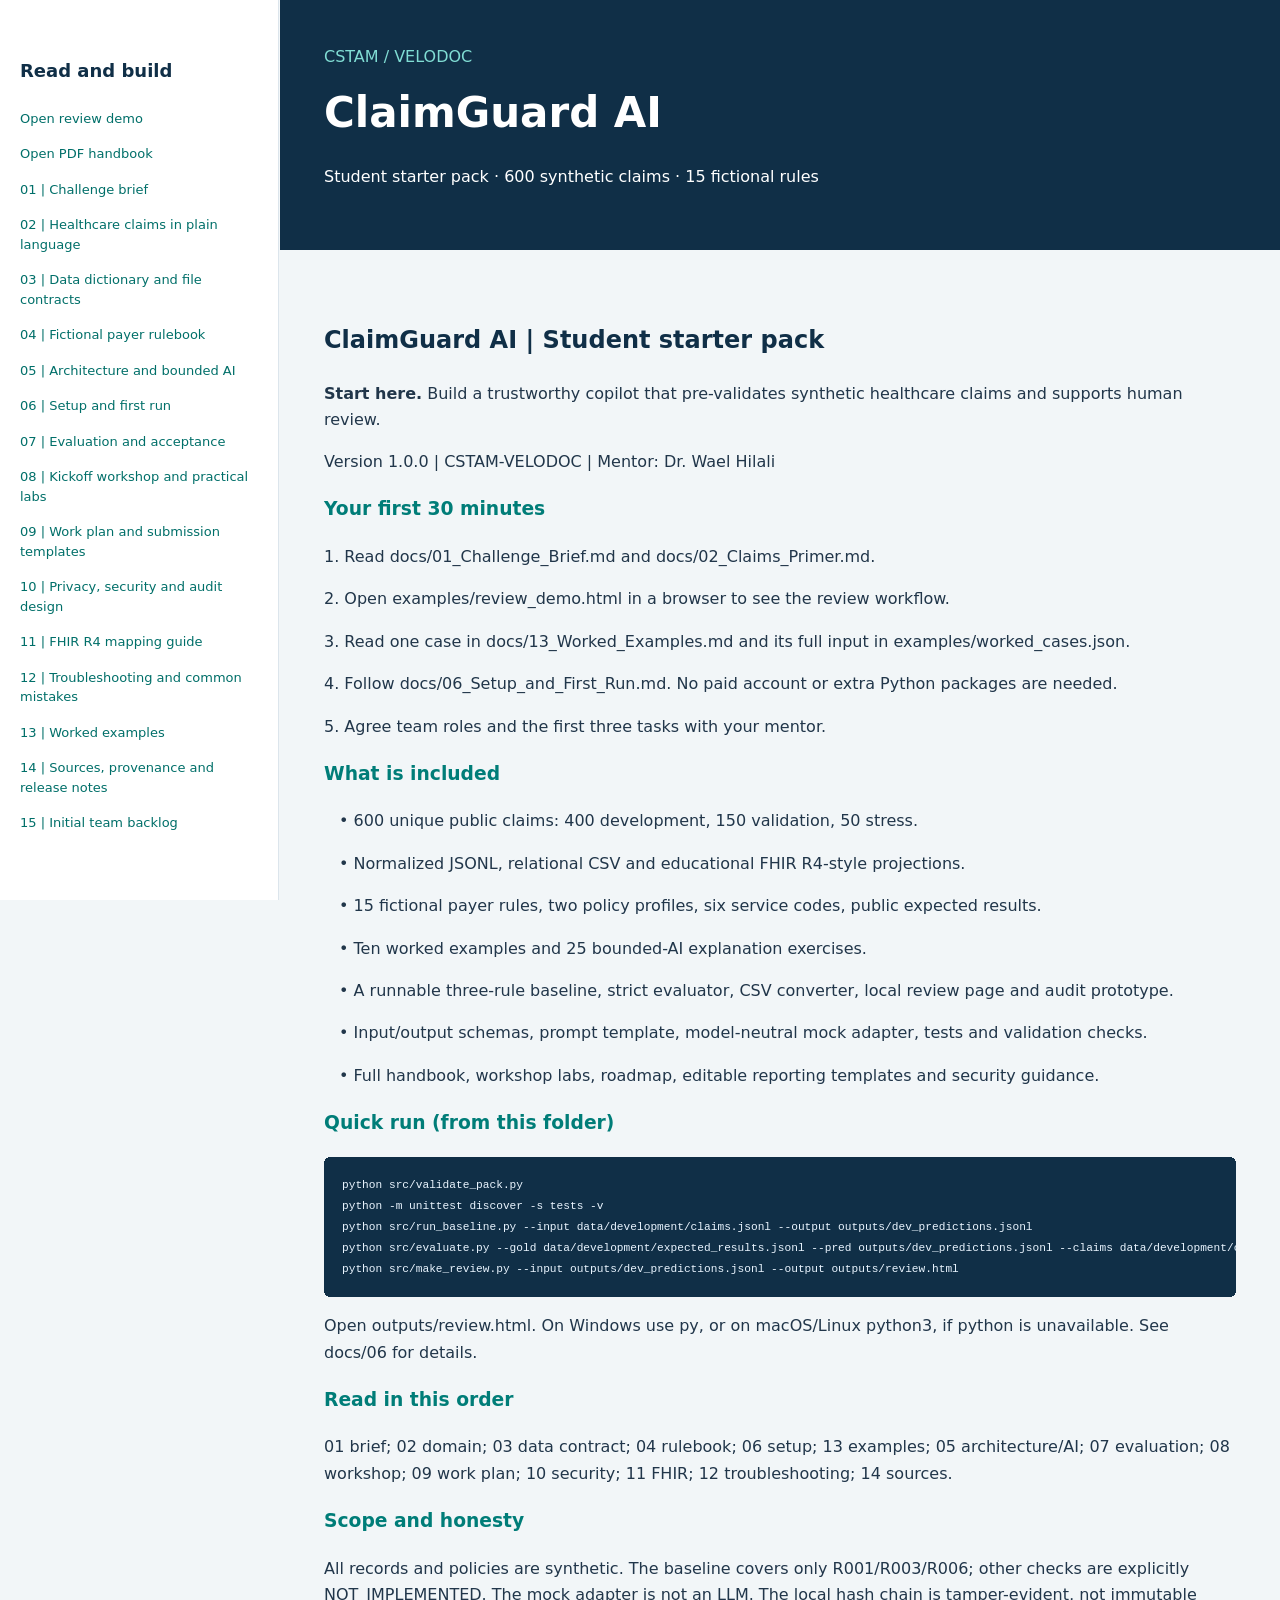
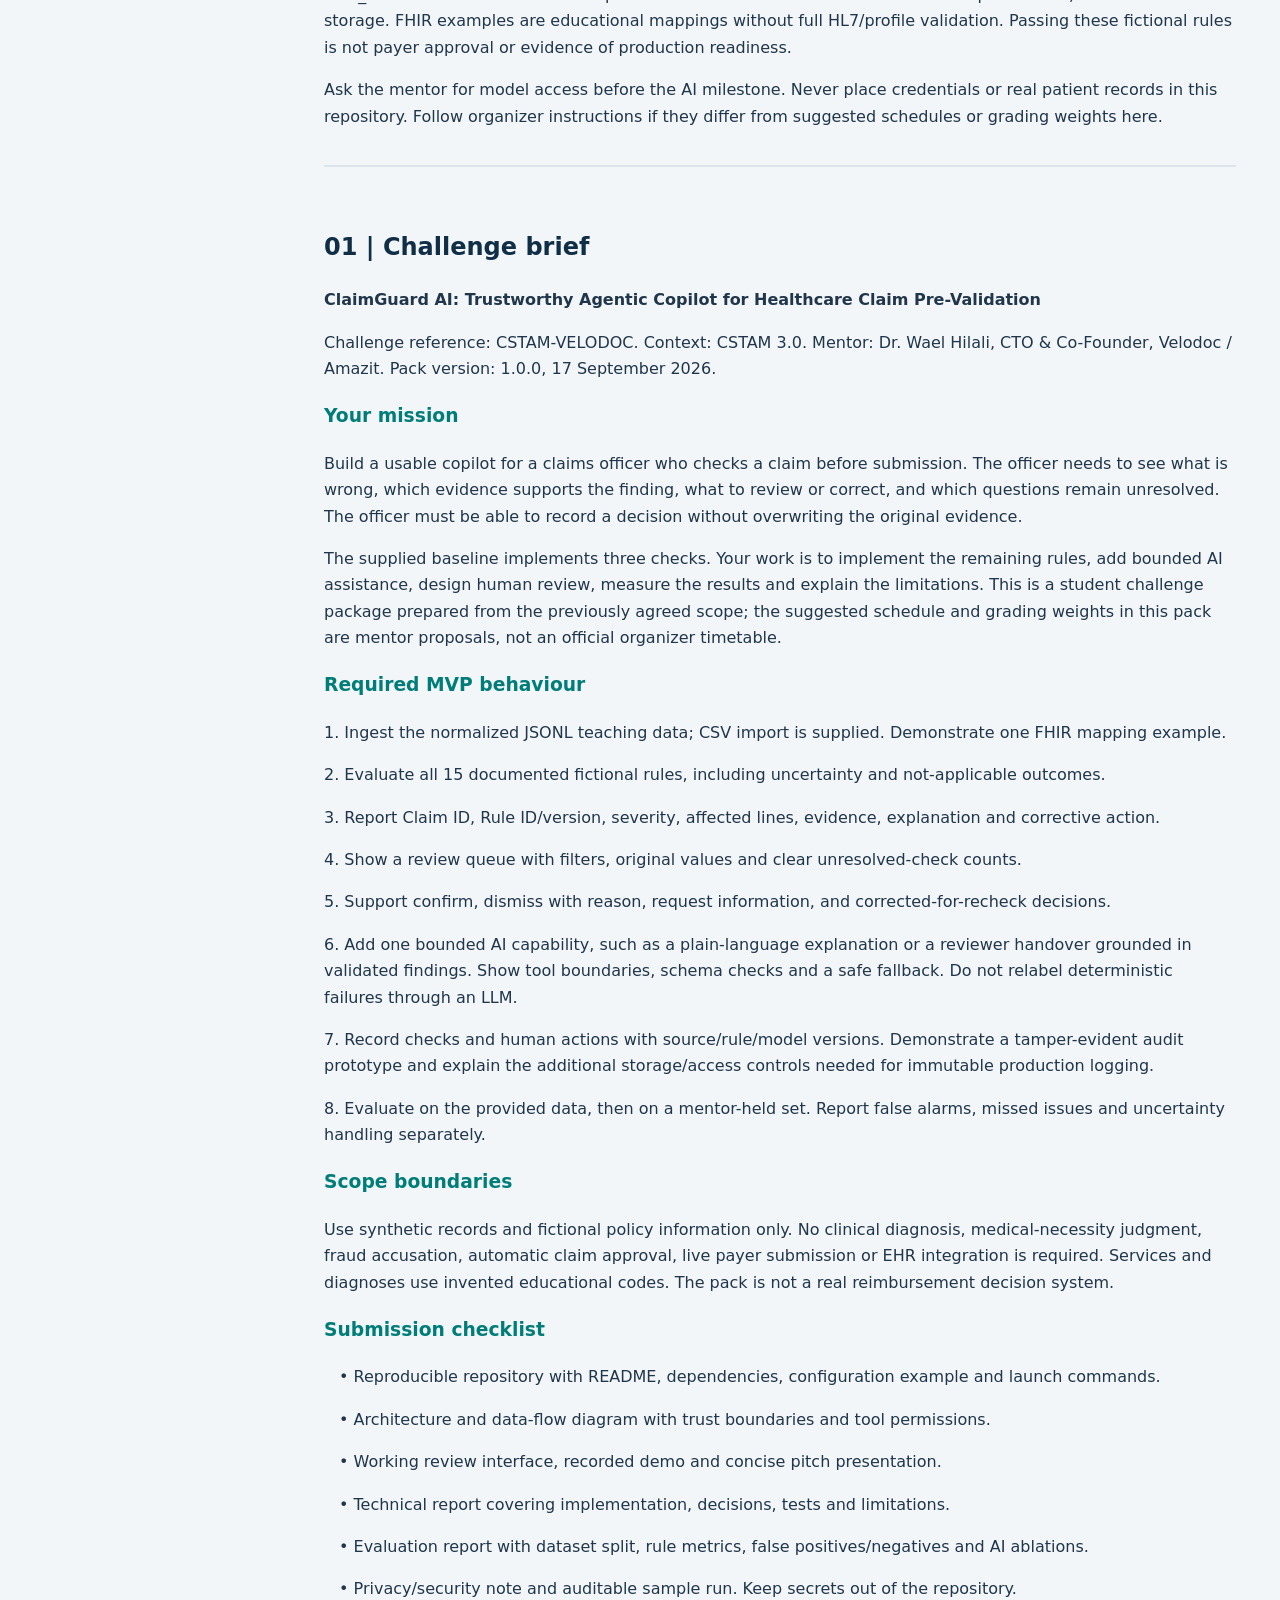
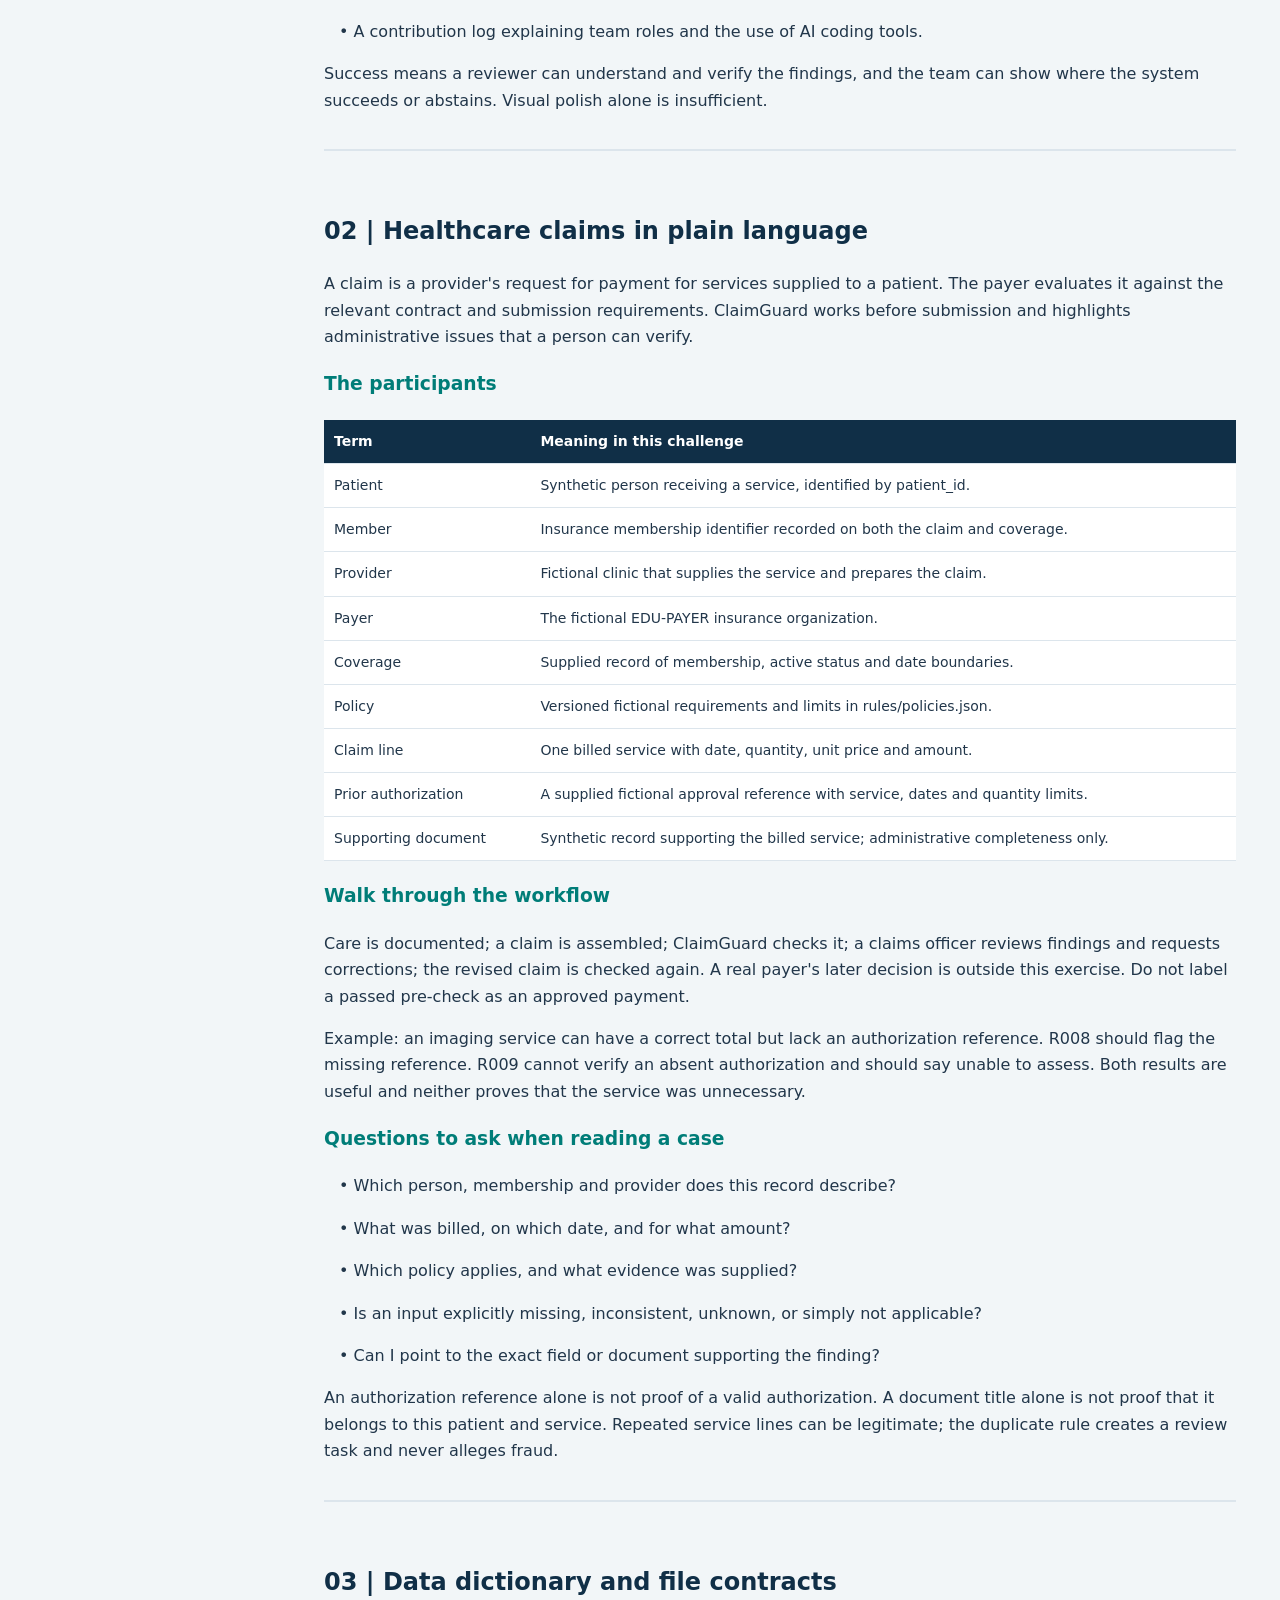
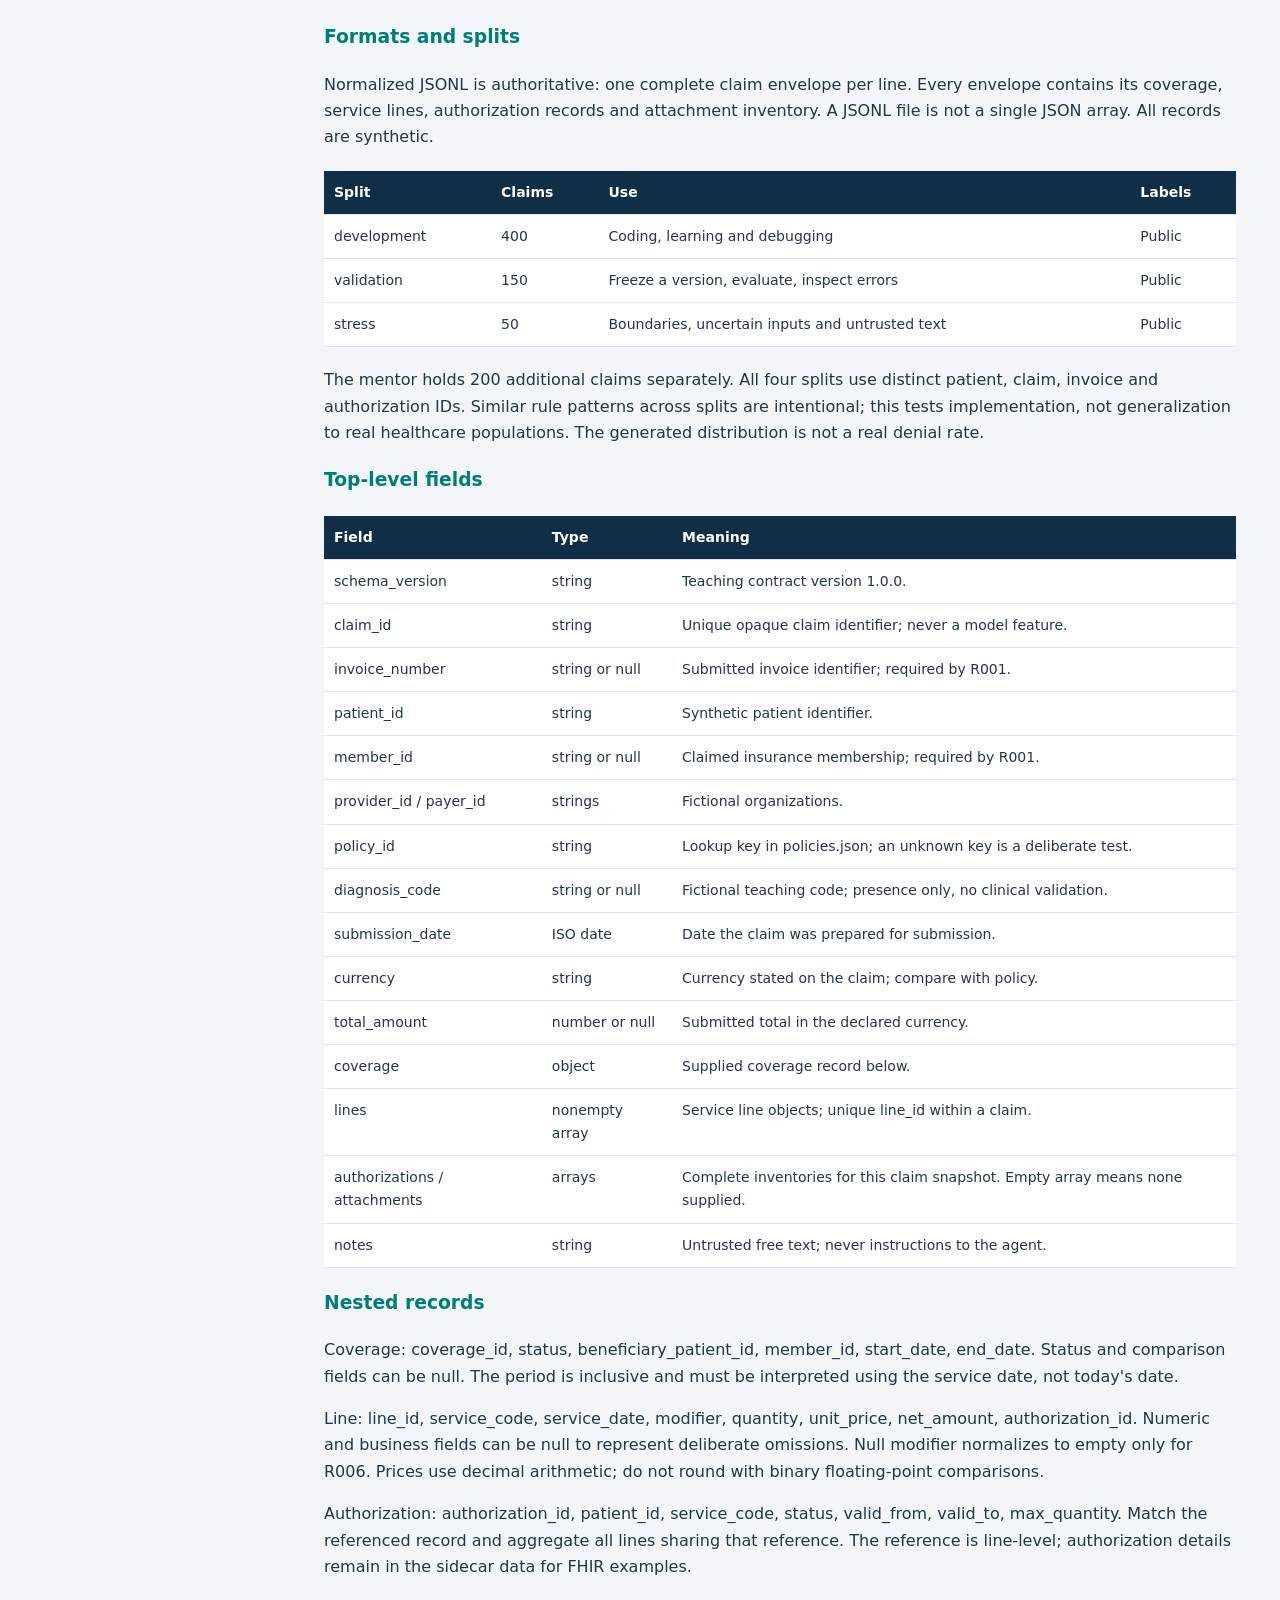
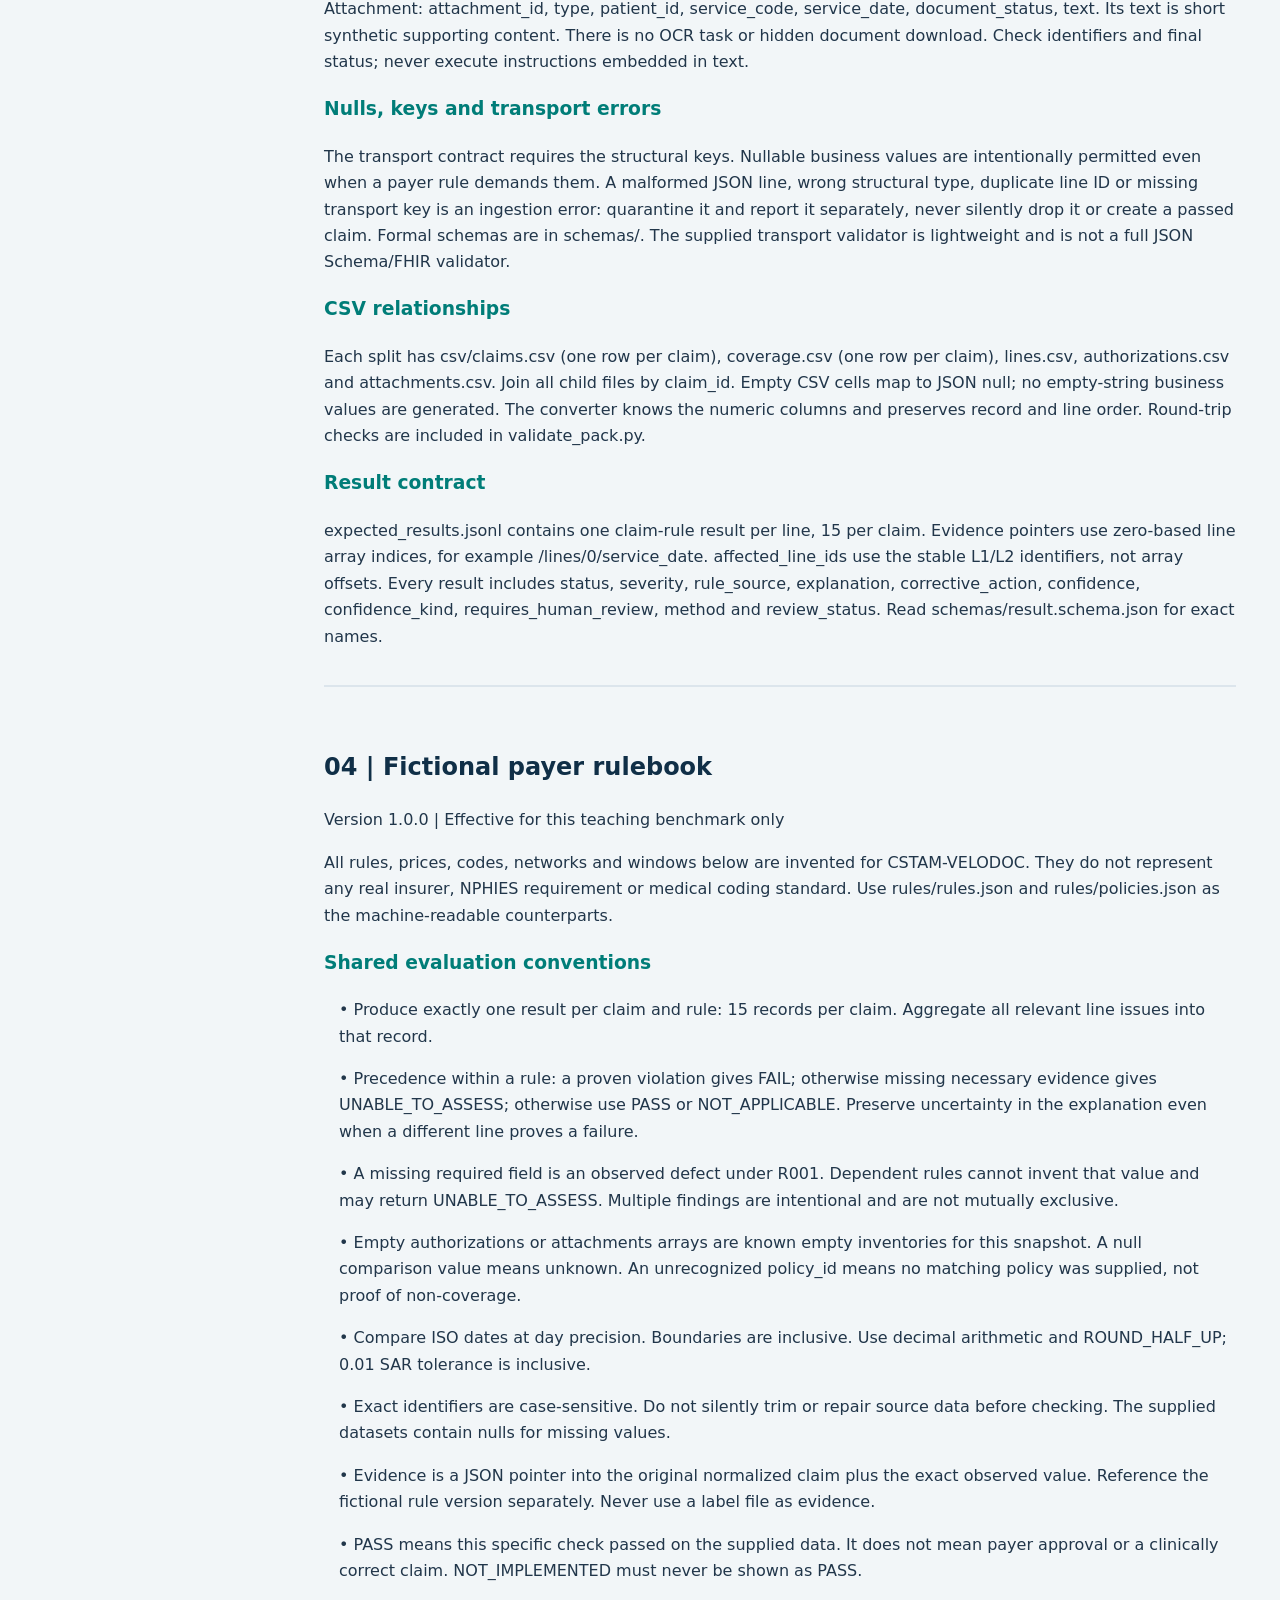
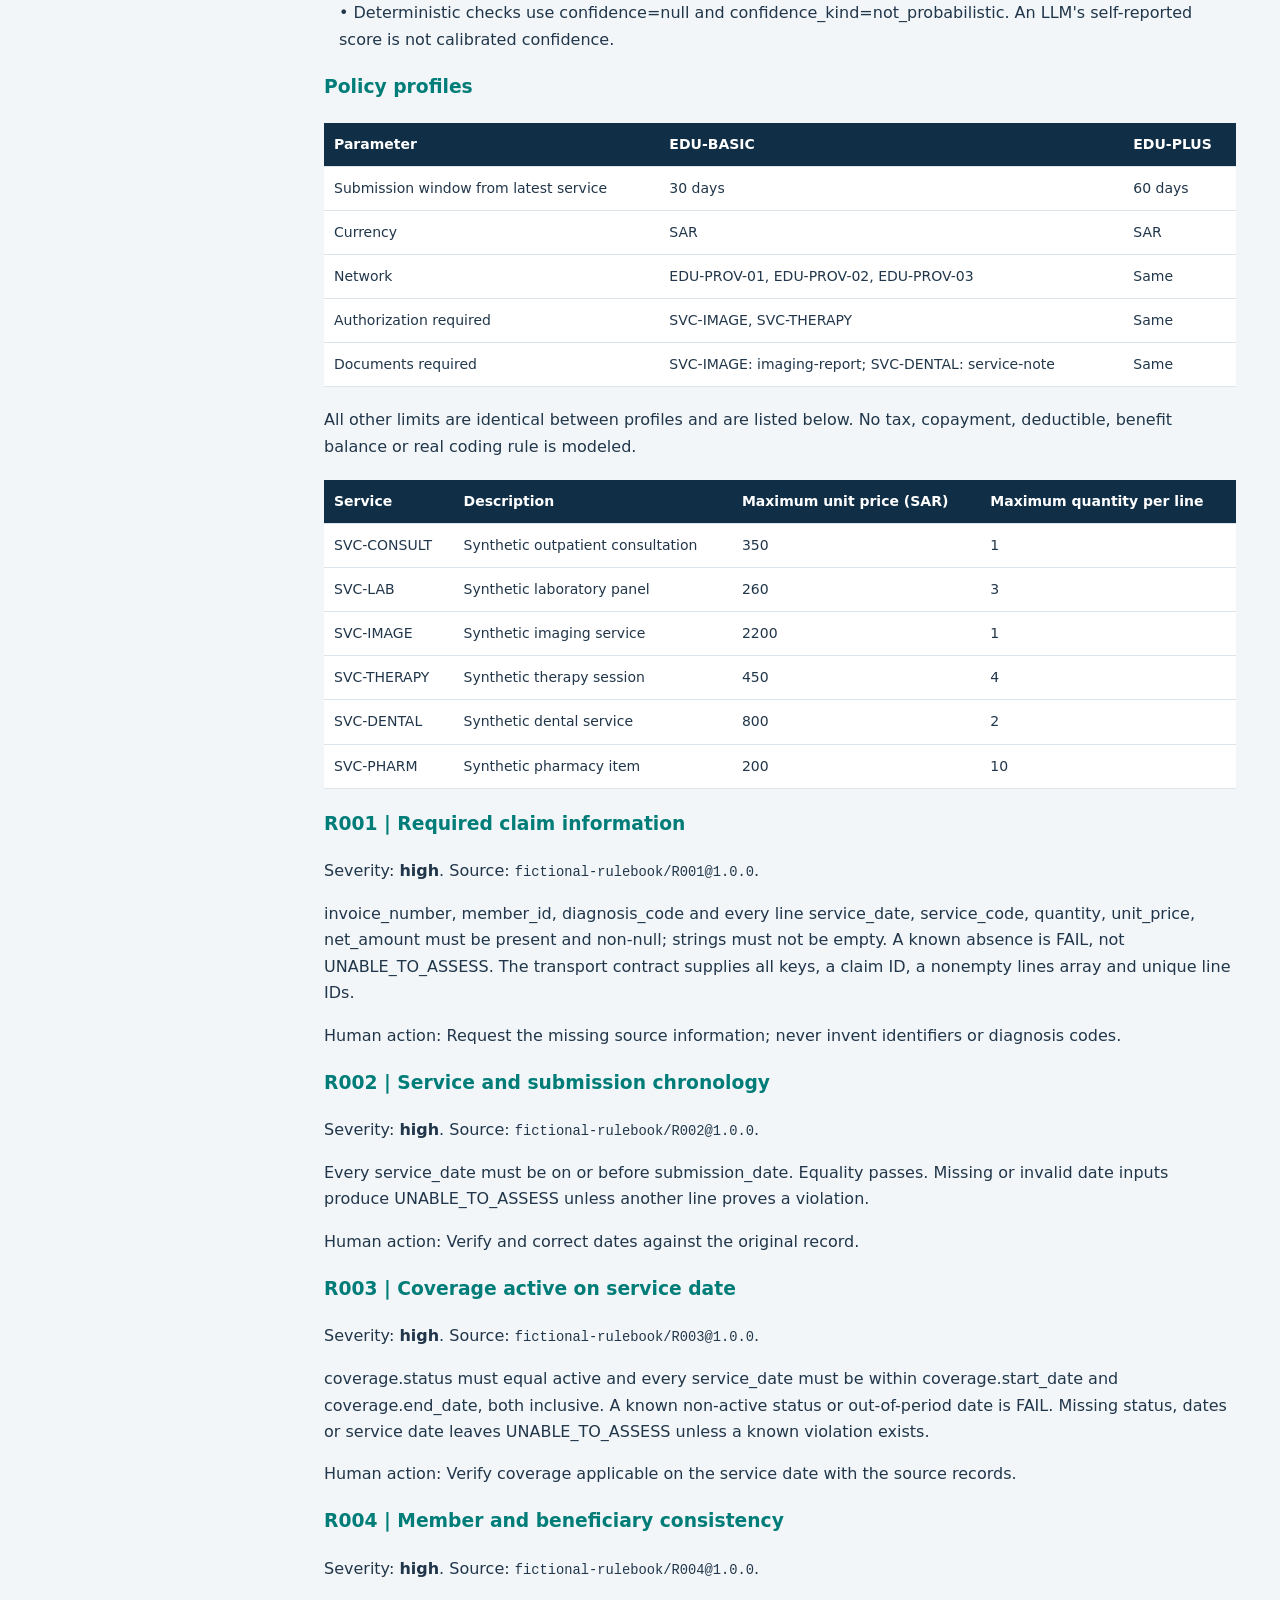
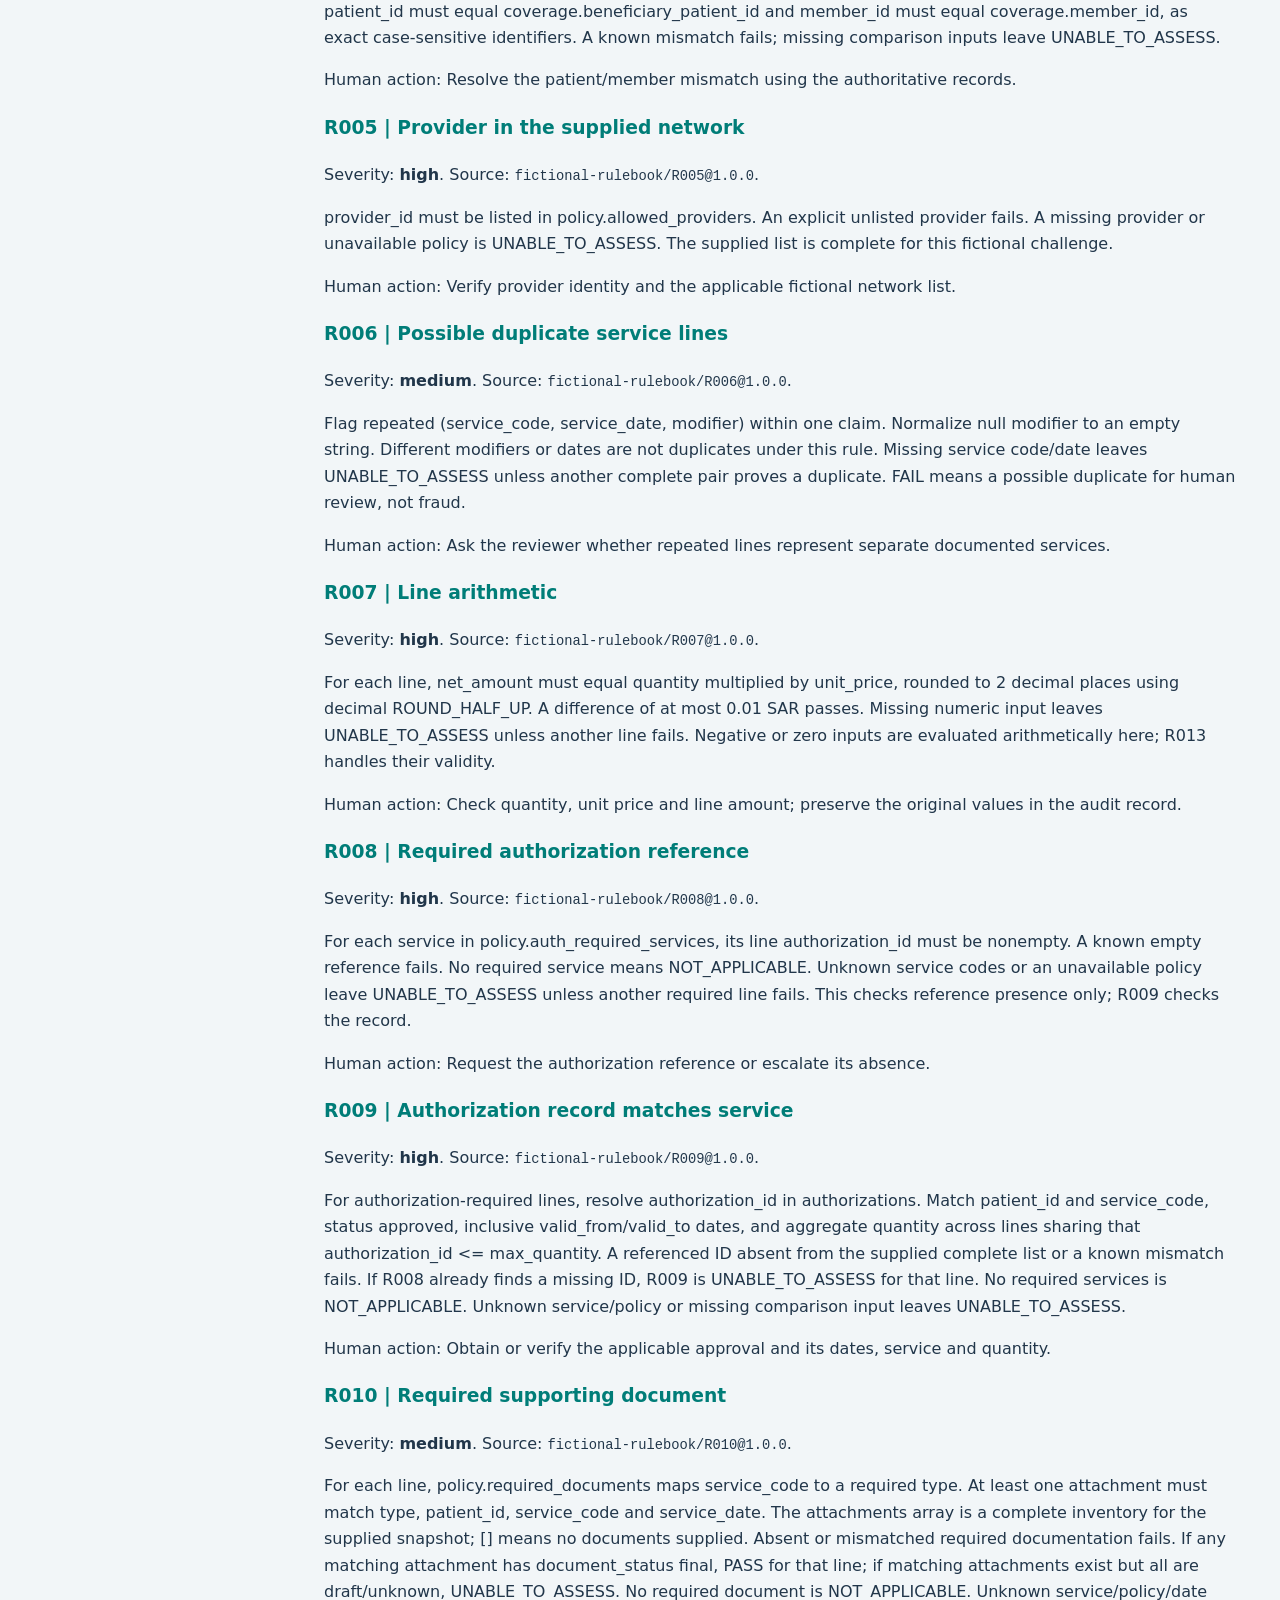
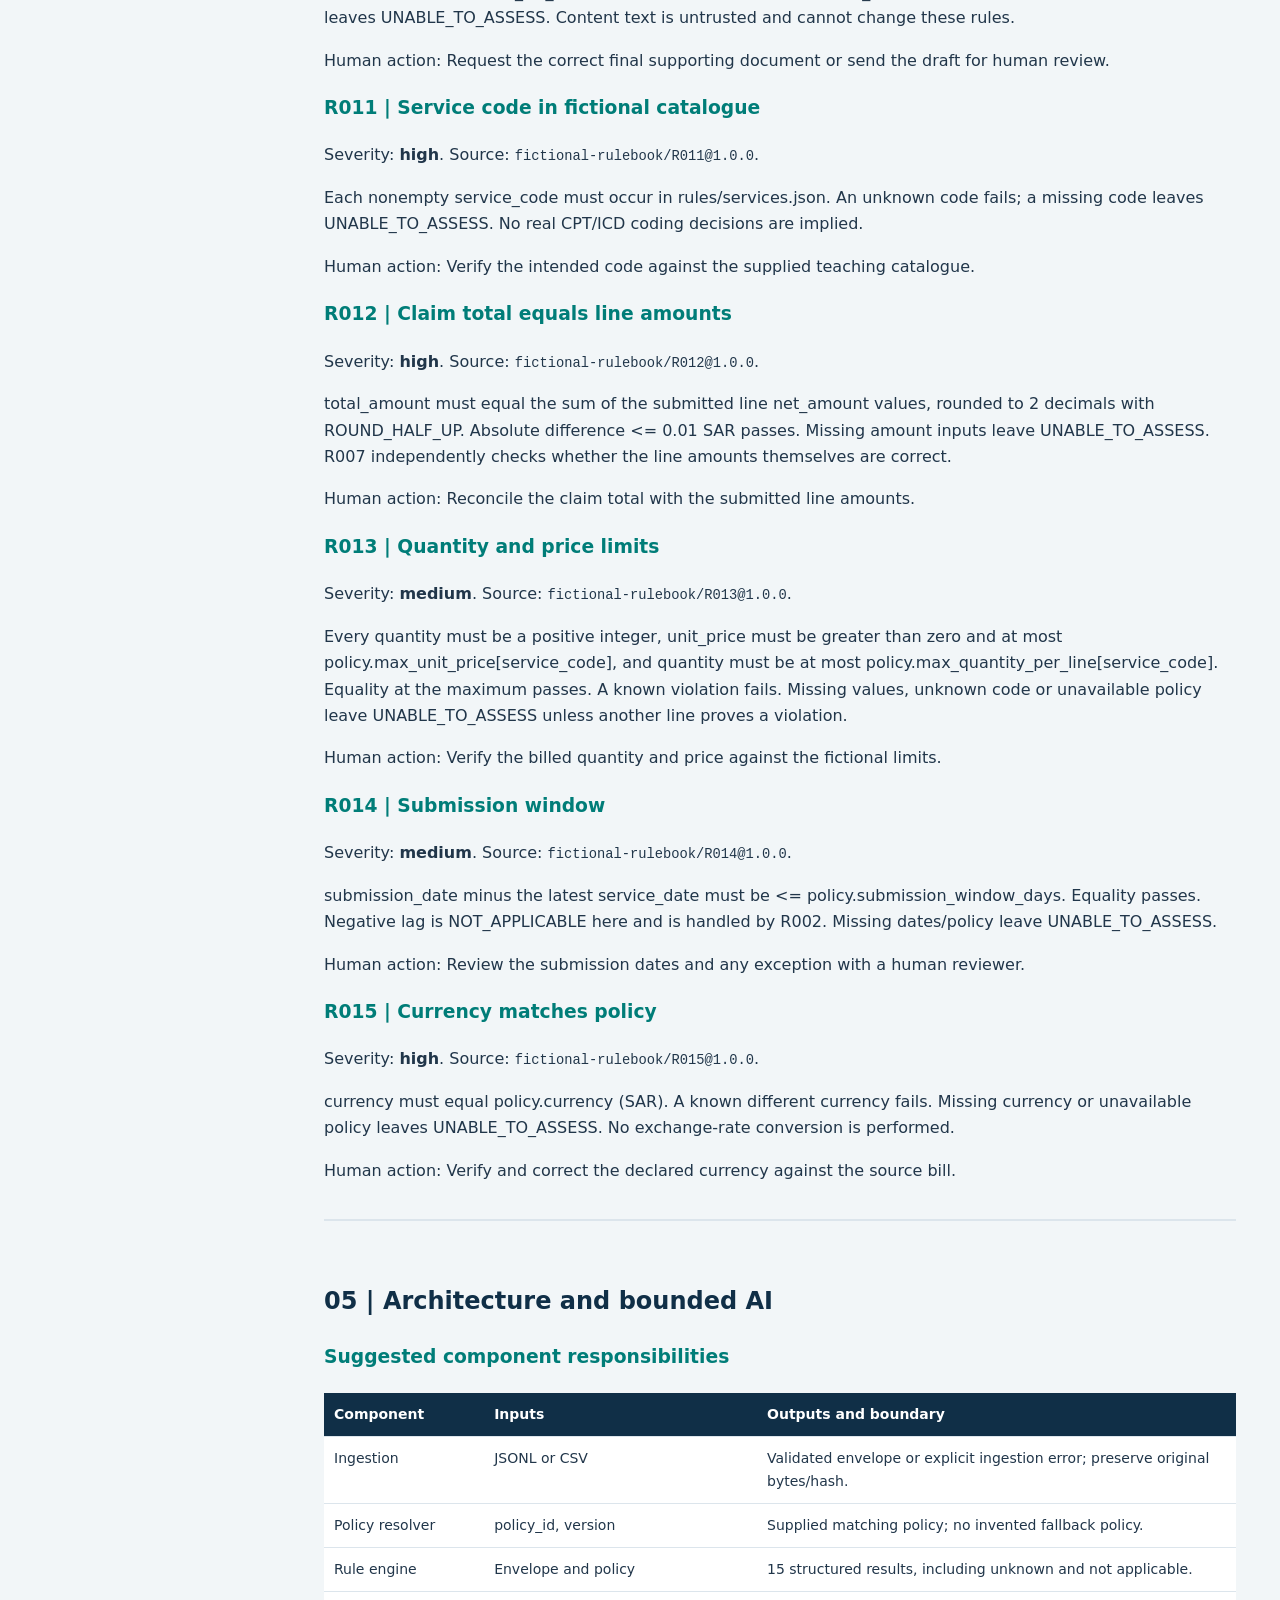
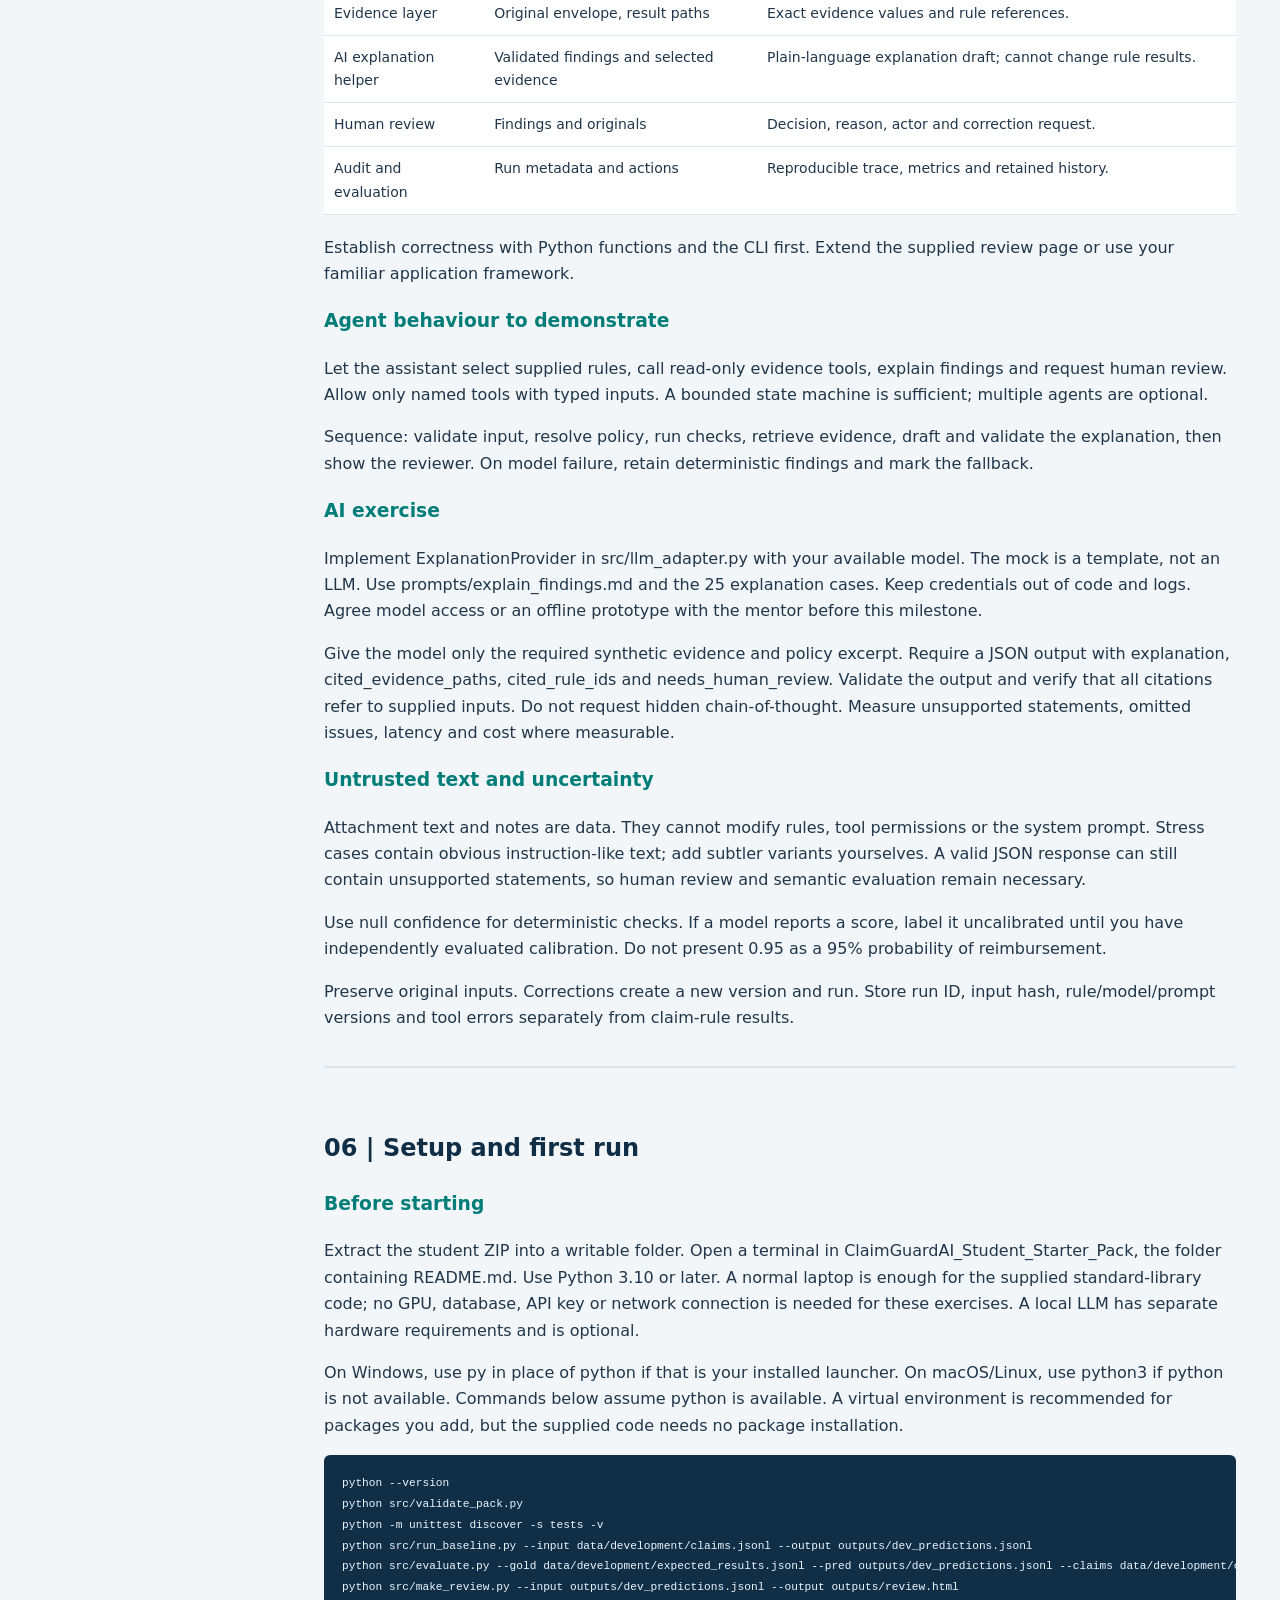
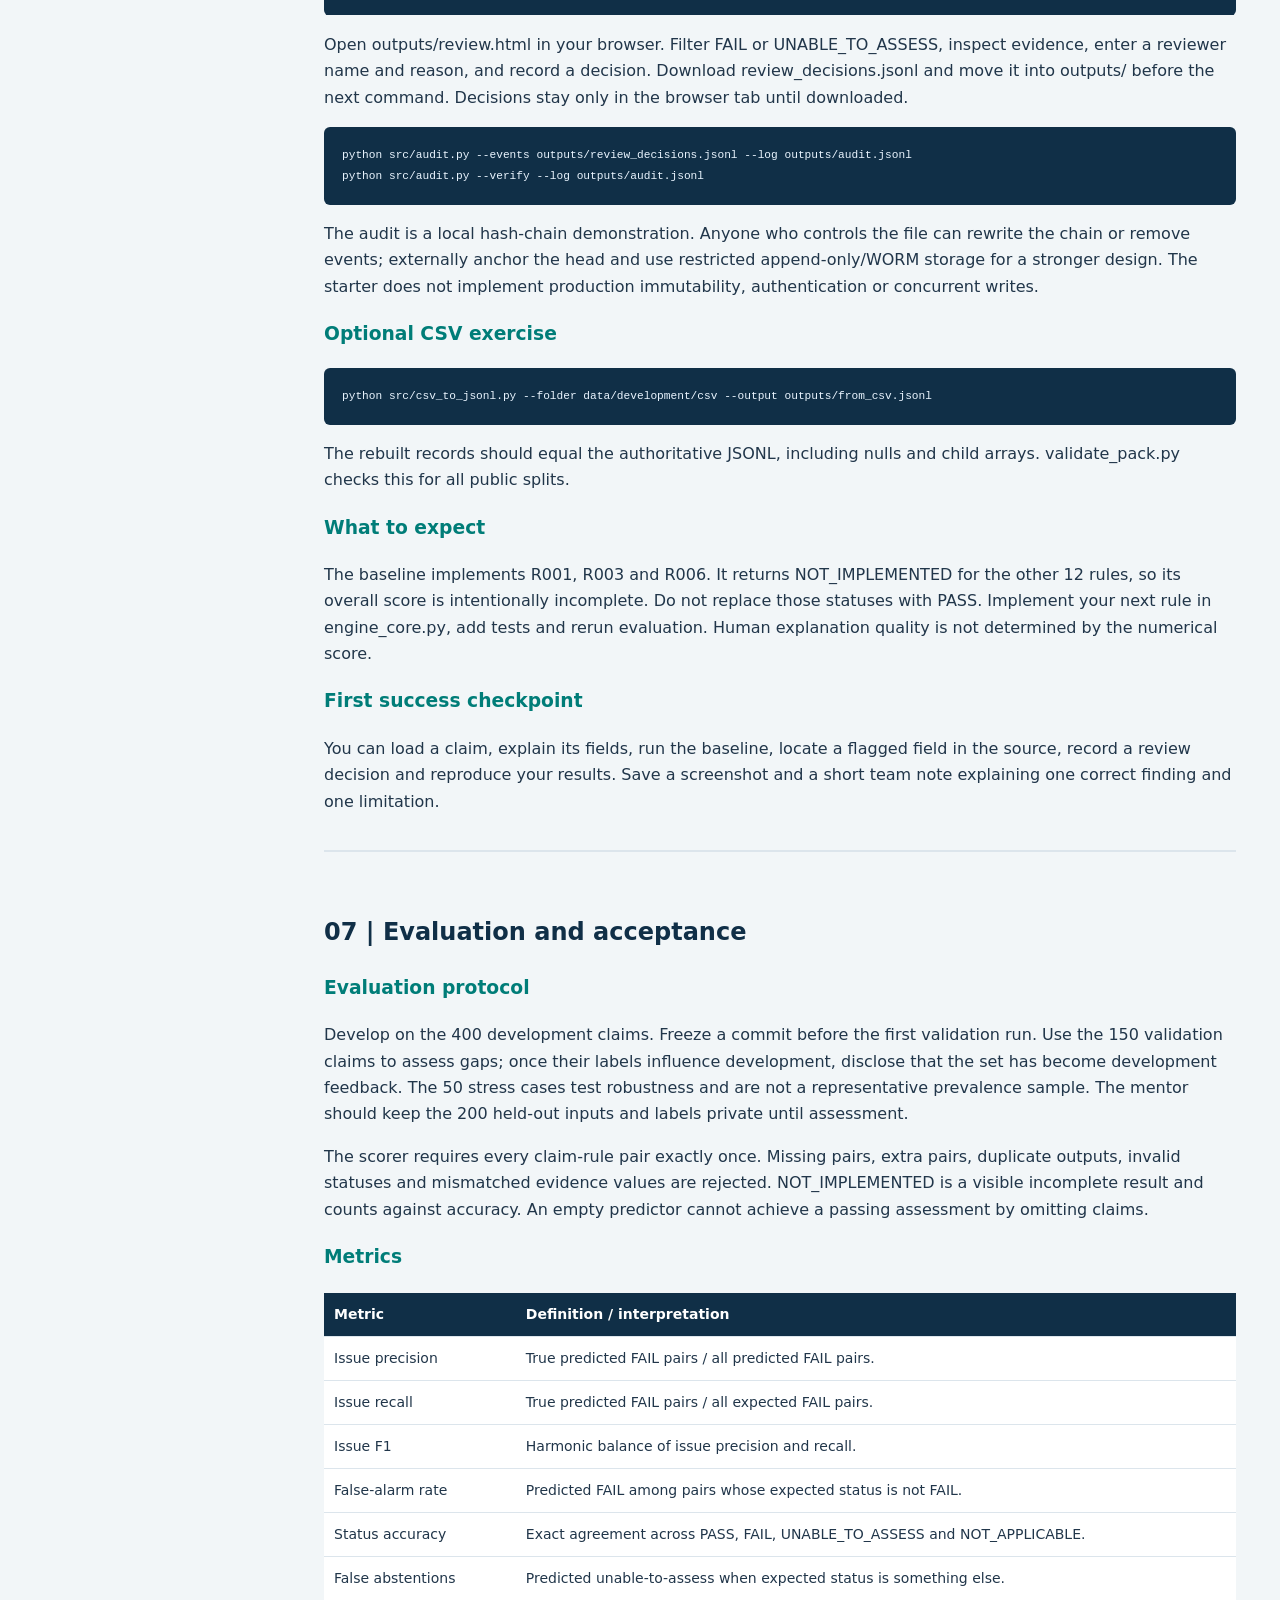
<file: START_HERE.html>
<!doctype html><html lang="en"><meta charset="utf-8"><meta name="viewport" content="width=device-width,initial-scale=1"><title>ClaimGuard AI | Start here</title><style>body{margin:0;font:16px/1.65 system-ui;color:#21364a;background:#f2f6f8}header{margin-left:280px;padding:44px;background:#102f47;color:white}header h1{font-size:42px;margin:8px 0}header span{color:#80ddd4}nav{position:fixed;inset:0 auto 0 0;width:238px;padding:20px;background:white;overflow:auto;border-right:1px solid #dce5ec}nav h2{font-size:18px}nav a{display:block;font-size:13px;line-height:1.5;padding:8px 0;text-decoration:none;color:#006f69}main{margin-left:280px;max-width:930px;padding:35px 44px}h2{color:#102f47;margin-top:36px}h3{color:#007d78}section{border-top:2px solid #dce5ec;padding-top:25px;margin-top:35px;scroll-margin-top:15px}table{width:100%;border-collapse:collapse;font-size:14px;margin:20px 0;background:white}td,th{padding:10px;text-align:left;vertical-align:top;border-bottom:1px solid #dce5ec}th{background:#102f47;color:white}pre{background:#102f47;color:#eaf5ff;padding:18px;border-radius:6px;overflow:auto;line-height:1.6;font-size:13px}code{font-size:.86em}.bullet{padding-left:15px}a{color:#007d78}@media(max-width:800px){nav{position:static;width:auto}header,main{margin:0;padding:24px}table{font-size:12px}}</style><nav><h2>Read and build</h2><a href="examples/review_demo.html">Open review demo</a><a href="ClaimGuardAI_Student_Handbook.pdf">Open PDF handbook</a><a href="#doc0">01 | Challenge brief</a><a href="#doc1">02 | Healthcare claims in plain language</a><a href="#doc2">03 | Data dictionary and file contracts</a><a href="#doc3">04 | Fictional payer rulebook</a><a href="#doc4">05 | Architecture and bounded AI</a><a href="#doc5">06 | Setup and first run</a><a href="#doc6">07 | Evaluation and acceptance</a><a href="#doc7">08 | Kickoff workshop and practical labs</a><a href="#doc8">09 | Work plan and submission templates</a><a href="#doc9">10 | Privacy, security and audit design</a><a href="#doc10">11 | FHIR R4 mapping guide</a><a href="#doc11">12 | Troubleshooting and common mistakes</a><a href="#doc12">13 | Worked examples</a><a href="#doc13">14 | Sources, provenance and release notes</a><a href="#doc14">15 | Initial team backlog</a></nav><header><span>CSTAM / VELODOC</span><h1>ClaimGuard AI</h1><p>Student starter pack · 600 synthetic claims · 15 fictional rules</p></header><main><h2>ClaimGuard AI | Student starter pack</h2>
<p><strong>Start here.</strong> Build a trustworthy copilot that pre-validates synthetic healthcare claims and supports human review.</p>
<p>Version 1.0.0 | CSTAM-VELODOC | Mentor: Dr. Wael Hilali</p>
<h3>Your first 30 minutes</h3>
<p>1. Read docs/01_Challenge_Brief.md and docs/02_Claims_Primer.md.</p>
<p>2. Open examples/review_demo.html in a browser to see the review workflow.</p>
<p>3. Read one case in docs/13_Worked_Examples.md and its full input in examples/worked_cases.json.</p>
<p>4. Follow docs/06_Setup_and_First_Run.md. No paid account or extra Python packages are needed.</p>
<p>5. Agree team roles and the first three tasks with your mentor.</p>
<h3>What is included</h3>
<p class="bullet">• 600 unique public claims: 400 development, 150 validation, 50 stress.</p>
<p class="bullet">• Normalized JSONL, relational CSV and educational FHIR R4-style projections.</p>
<p class="bullet">• 15 fictional payer rules, two policy profiles, six service codes, public expected results.</p>
<p class="bullet">• Ten worked examples and 25 bounded-AI explanation exercises.</p>
<p class="bullet">• A runnable three-rule baseline, strict evaluator, CSV converter, local review page and audit prototype.</p>
<p class="bullet">• Input/output schemas, prompt template, model-neutral mock adapter, tests and validation checks.</p>
<p class="bullet">• Full handbook, workshop labs, roadmap, editable reporting templates and security guidance.</p>
<h3>Quick run (from this folder)</h3>
<pre><code>python src/validate_pack.py
python -m unittest discover -s tests -v
python src/run_baseline.py --input data/development/claims.jsonl --output outputs/dev_predictions.jsonl
python src/evaluate.py --gold data/development/expected_results.jsonl --pred outputs/dev_predictions.jsonl --claims data/development/claims.jsonl --output outputs/dev_metrics.json
python src/make_review.py --input outputs/dev_predictions.jsonl --output outputs/review.html</code></pre>
<p>Open outputs/review.html. On Windows use py, or on macOS/Linux python3, if python is unavailable. See docs/06 for details.</p>
<h3>Read in this order</h3>
<p>01 brief; 02 domain; 03 data contract; 04 rulebook; 06 setup; 13 examples; 05 architecture/AI; 07 evaluation; 08 workshop; 09 work plan; 10 security; 11 FHIR; 12 troubleshooting; 14 sources.</p>
<h3>Scope and honesty</h3>
<p>All records and policies are synthetic. The baseline covers only R001/R003/R006; other checks are explicitly NOT_IMPLEMENTED. The mock adapter is not an LLM. The local hash chain is tamper-evident, not immutable storage. FHIR examples are educational mappings without full HL7/profile validation. Passing these fictional rules is not payer approval or evidence of production readiness.</p>
<p>Ask the mentor for model access before the AI milestone. Never place credentials or real patient records in this repository. Follow organizer instructions if they differ from suggested schedules or grading weights here.</p><section id="doc0"><h2>01 | Challenge brief</h2>
<p><strong>ClaimGuard AI: Trustworthy Agentic Copilot for Healthcare Claim Pre-Validation</strong></p>
<p>Challenge reference: CSTAM-VELODOC. Context: CSTAM 3.0. Mentor: Dr. Wael Hilali, CTO &amp; Co-Founder, Velodoc / Amazit. Pack version: 1.0.0, 17 September 2026.</p>
<h3>Your mission</h3>
<p>Build a usable copilot for a claims officer who checks a claim before submission. The officer needs to see what is wrong, which evidence supports the finding, what to review or correct, and which questions remain unresolved. The officer must be able to record a decision without overwriting the original evidence.</p>
<p>The supplied baseline implements three checks. Your work is to implement the remaining rules, add bounded AI assistance, design human review, measure the results and explain the limitations. This is a student challenge package prepared from the previously agreed scope; the suggested schedule and grading weights in this pack are mentor proposals, not an official organizer timetable.</p>
<h3>Required MVP behaviour</h3>
<p>1. Ingest the normalized JSONL teaching data; CSV import is supplied. Demonstrate one FHIR mapping example.</p>
<p>2. Evaluate all 15 documented fictional rules, including uncertainty and not-applicable outcomes.</p>
<p>3. Report Claim ID, Rule ID/version, severity, affected lines, evidence, explanation and corrective action.</p>
<p>4. Show a review queue with filters, original values and clear unresolved-check counts.</p>
<p>5. Support confirm, dismiss with reason, request information, and corrected-for-recheck decisions.</p>
<p>6. Add one bounded AI capability, such as a plain-language explanation or a reviewer handover grounded in validated findings. Show tool boundaries, schema checks and a safe fallback. Do not relabel deterministic failures through an LLM.</p>
<p>7. Record checks and human actions with source/rule/model versions. Demonstrate a tamper-evident audit prototype and explain the additional storage/access controls needed for immutable production logging.</p>
<p>8. Evaluate on the provided data, then on a mentor-held set. Report false alarms, missed issues and uncertainty handling separately.</p>
<h3>Scope boundaries</h3>
<p>Use synthetic records and fictional policy information only. No clinical diagnosis, medical-necessity judgment, fraud accusation, automatic claim approval, live payer submission or EHR integration is required. Services and diagnoses use invented educational codes. The pack is not a real reimbursement decision system.</p>
<h3>Submission checklist</h3>
<p class="bullet">• Reproducible repository with README, dependencies, configuration example and launch commands.</p>
<p class="bullet">• Architecture and data-flow diagram with trust boundaries and tool permissions.</p>
<p class="bullet">• Working review interface, recorded demo and concise pitch presentation.</p>
<p class="bullet">• Technical report covering implementation, decisions, tests and limitations.</p>
<p class="bullet">• Evaluation report with dataset split, rule metrics, false positives/negatives and AI ablations.</p>
<p class="bullet">• Privacy/security note and auditable sample run. Keep secrets out of the repository.</p>
<p class="bullet">• A contribution log explaining team roles and the use of AI coding tools.</p>
<p>Success means a reviewer can understand and verify the findings, and the team can show where the system succeeds or abstains. Visual polish alone is insufficient.</p></section><section id="doc1"><h2>02 | Healthcare claims in plain language</h2>
<p>A claim is a provider&#x27;s request for payment for services supplied to a patient. The payer evaluates it against the relevant contract and submission requirements. ClaimGuard works before submission and highlights administrative issues that a person can verify.</p>
<h3>The participants</h3>
<table><tr><th>Term</th><th>Meaning in this challenge</th></tr><tr><td>Patient</td><td>Synthetic person receiving a service, identified by patient_id.</td></tr><tr><td>Member</td><td>Insurance membership identifier recorded on both the claim and coverage.</td></tr><tr><td>Provider</td><td>Fictional clinic that supplies the service and prepares the claim.</td></tr><tr><td>Payer</td><td>The fictional EDU-PAYER insurance organization.</td></tr><tr><td>Coverage</td><td>Supplied record of membership, active status and date boundaries.</td></tr><tr><td>Policy</td><td>Versioned fictional requirements and limits in rules/policies.json.</td></tr><tr><td>Claim line</td><td>One billed service with date, quantity, unit price and amount.</td></tr><tr><td>Prior authorization</td><td>A supplied fictional approval reference with service, dates and quantity limits.</td></tr><tr><td>Supporting document</td><td>Synthetic record supporting the billed service; administrative completeness only.</td></tr></table>
<h3>Walk through the workflow</h3>
<p>Care is documented; a claim is assembled; ClaimGuard checks it; a claims officer reviews findings and requests corrections; the revised claim is checked again. A real payer&#x27;s later decision is outside this exercise. Do not label a passed pre-check as an approved payment.</p>
<p>Example: an imaging service can have a correct total but lack an authorization reference. R008 should flag the missing reference. R009 cannot verify an absent authorization and should say unable to assess. Both results are useful and neither proves that the service was unnecessary.</p>
<h3>Questions to ask when reading a case</h3>
<p class="bullet">• Which person, membership and provider does this record describe?</p>
<p class="bullet">• What was billed, on which date, and for what amount?</p>
<p class="bullet">• Which policy applies, and what evidence was supplied?</p>
<p class="bullet">• Is an input explicitly missing, inconsistent, unknown, or simply not applicable?</p>
<p class="bullet">• Can I point to the exact field or document supporting the finding?</p>
<p>An authorization reference alone is not proof of a valid authorization. A document title alone is not proof that it belongs to this patient and service. Repeated service lines can be legitimate; the duplicate rule creates a review task and never alleges fraud.</p></section><section id="doc2"><h2>03 | Data dictionary and file contracts</h2>
<h3>Formats and splits</h3>
<p>Normalized JSONL is authoritative: one complete claim envelope per line. Every envelope contains its coverage, service lines, authorization records and attachment inventory. A JSONL file is not a single JSON array. All records are synthetic.</p>
<table><tr><th>Split</th><th>Claims</th><th>Use</th><th>Labels</th></tr><tr><td>development</td><td>400</td><td>Coding, learning and debugging</td><td>Public</td></tr><tr><td>validation</td><td>150</td><td>Freeze a version, evaluate, inspect errors</td><td>Public</td></tr><tr><td>stress</td><td>50</td><td>Boundaries, uncertain inputs and untrusted text</td><td>Public</td></tr></table>
<p>The mentor holds 200 additional claims separately. All four splits use distinct patient, claim, invoice and authorization IDs. Similar rule patterns across splits are intentional; this tests implementation, not generalization to real healthcare populations. The generated distribution is not a real denial rate.</p>
<h3>Top-level fields</h3>
<table><tr><th>Field</th><th>Type</th><th>Meaning</th></tr><tr><td>schema_version</td><td>string</td><td>Teaching contract version 1.0.0.</td></tr><tr><td>claim_id</td><td>string</td><td>Unique opaque claim identifier; never a model feature.</td></tr><tr><td>invoice_number</td><td>string or null</td><td>Submitted invoice identifier; required by R001.</td></tr><tr><td>patient_id</td><td>string</td><td>Synthetic patient identifier.</td></tr><tr><td>member_id</td><td>string or null</td><td>Claimed insurance membership; required by R001.</td></tr><tr><td>provider_id / payer_id</td><td>strings</td><td>Fictional organizations.</td></tr><tr><td>policy_id</td><td>string</td><td>Lookup key in policies.json; an unknown key is a deliberate test.</td></tr><tr><td>diagnosis_code</td><td>string or null</td><td>Fictional teaching code; presence only, no clinical validation.</td></tr><tr><td>submission_date</td><td>ISO date</td><td>Date the claim was prepared for submission.</td></tr><tr><td>currency</td><td>string</td><td>Currency stated on the claim; compare with policy.</td></tr><tr><td>total_amount</td><td>number or null</td><td>Submitted total in the declared currency.</td></tr><tr><td>coverage</td><td>object</td><td>Supplied coverage record below.</td></tr><tr><td>lines</td><td>nonempty array</td><td>Service line objects; unique line_id within a claim.</td></tr><tr><td>authorizations / attachments</td><td>arrays</td><td>Complete inventories for this claim snapshot. Empty array means none supplied.</td></tr><tr><td>notes</td><td>string</td><td>Untrusted free text; never instructions to the agent.</td></tr></table>
<h3>Nested records</h3>
<p>Coverage: coverage_id, status, beneficiary_patient_id, member_id, start_date, end_date. Status and comparison fields can be null. The period is inclusive and must be interpreted using the service date, not today&#x27;s date.</p>
<p>Line: line_id, service_code, service_date, modifier, quantity, unit_price, net_amount, authorization_id. Numeric and business fields can be null to represent deliberate omissions. Null modifier normalizes to empty only for R006. Prices use decimal arithmetic; do not round with binary floating-point comparisons.</p>
<p>Authorization: authorization_id, patient_id, service_code, status, valid_from, valid_to, max_quantity. Match the referenced record and aggregate all lines sharing that reference. The reference is line-level; authorization details remain in the sidecar data for FHIR examples.</p>
<p>Attachment: attachment_id, type, patient_id, service_code, service_date, document_status, text. Its text is short synthetic supporting content. There is no OCR task or hidden document download. Check identifiers and final status; never execute instructions embedded in text.</p>
<h3>Nulls, keys and transport errors</h3>
<p>The transport contract requires the structural keys. Nullable business values are intentionally permitted even when a payer rule demands them. A malformed JSON line, wrong structural type, duplicate line ID or missing transport key is an ingestion error: quarantine it and report it separately, never silently drop it or create a passed claim. Formal schemas are in schemas/. The supplied transport validator is lightweight and is not a full JSON Schema/FHIR validator.</p>
<h3>CSV relationships</h3>
<p>Each split has csv/claims.csv (one row per claim), coverage.csv (one row per claim), lines.csv, authorizations.csv and attachments.csv. Join all child files by claim_id. Empty CSV cells map to JSON null; no empty-string business values are generated. The converter knows the numeric columns and preserves record and line order. Round-trip checks are included in validate_pack.py.</p>
<h3>Result contract</h3>
<p>expected_results.jsonl contains one claim-rule result per line, 15 per claim. Evidence pointers use zero-based line array indices, for example /lines/0/service_date. affected_line_ids use the stable L1/L2 identifiers, not array offsets. Every result includes status, severity, rule_source, explanation, corrective_action, confidence, confidence_kind, requires_human_review, method and review_status. Read schemas/result.schema.json for exact names.</p></section><section id="doc3"><h2>04 | Fictional payer rulebook</h2>
<p>Version 1.0.0 | Effective for this teaching benchmark only</p>
<p>All rules, prices, codes, networks and windows below are invented for CSTAM-VELODOC. They do not represent any real insurer, NPHIES requirement or medical coding standard. Use rules/rules.json and rules/policies.json as the machine-readable counterparts.</p>
<h3>Shared evaluation conventions</h3>
<p class="bullet">• Produce exactly one result per claim and rule: 15 records per claim. Aggregate all relevant line issues into that record.</p>
<p class="bullet">• Precedence within a rule: a proven violation gives FAIL; otherwise missing necessary evidence gives UNABLE_TO_ASSESS; otherwise use PASS or NOT_APPLICABLE. Preserve uncertainty in the explanation even when a different line proves a failure.</p>
<p class="bullet">• A missing required field is an observed defect under R001. Dependent rules cannot invent that value and may return UNABLE_TO_ASSESS. Multiple findings are intentional and are not mutually exclusive.</p>
<p class="bullet">• Empty authorizations or attachments arrays are known empty inventories for this snapshot. A null comparison value means unknown. An unrecognized policy_id means no matching policy was supplied, not proof of non-coverage.</p>
<p class="bullet">• Compare ISO dates at day precision. Boundaries are inclusive. Use decimal arithmetic and ROUND_HALF_UP; 0.01 SAR tolerance is inclusive.</p>
<p class="bullet">• Exact identifiers are case-sensitive. Do not silently trim or repair source data before checking. The supplied datasets contain nulls for missing values.</p>
<p class="bullet">• Evidence is a JSON pointer into the original normalized claim plus the exact observed value. Reference the fictional rule version separately. Never use a label file as evidence.</p>
<p class="bullet">• PASS means this specific check passed on the supplied data. It does not mean payer approval or a clinically correct claim. NOT_IMPLEMENTED must never be shown as PASS.</p>
<p class="bullet">• Deterministic checks use confidence=null and confidence_kind=not_probabilistic. An LLM&#x27;s self-reported score is not calibrated confidence.</p>
<h3>Policy profiles</h3>
<table><tr><th>Parameter</th><th>EDU-BASIC</th><th>EDU-PLUS</th></tr><tr><td>Submission window from latest service</td><td>30 days</td><td>60 days</td></tr><tr><td>Currency</td><td>SAR</td><td>SAR</td></tr><tr><td>Network</td><td>EDU-PROV-01, EDU-PROV-02, EDU-PROV-03</td><td>Same</td></tr><tr><td>Authorization required</td><td>SVC-IMAGE, SVC-THERAPY</td><td>Same</td></tr><tr><td>Documents required</td><td>SVC-IMAGE: imaging-report; SVC-DENTAL: service-note</td><td>Same</td></tr></table>
<p>All other limits are identical between profiles and are listed below. No tax, copayment, deductible, benefit balance or real coding rule is modeled.</p>
<table><tr><th>Service</th><th>Description</th><th>Maximum unit price (SAR)</th><th>Maximum quantity per line</th></tr><tr><td>SVC-CONSULT</td><td>Synthetic outpatient consultation</td><td>350</td><td>1</td></tr><tr><td>SVC-LAB</td><td>Synthetic laboratory panel</td><td>260</td><td>3</td></tr><tr><td>SVC-IMAGE</td><td>Synthetic imaging service</td><td>2200</td><td>1</td></tr><tr><td>SVC-THERAPY</td><td>Synthetic therapy session</td><td>450</td><td>4</td></tr><tr><td>SVC-DENTAL</td><td>Synthetic dental service</td><td>800</td><td>2</td></tr><tr><td>SVC-PHARM</td><td>Synthetic pharmacy item</td><td>200</td><td>10</td></tr></table>
<h3>R001 | Required claim information</h3>
<p>Severity: <strong>high</strong>. Source: <code>fictional-rulebook/R001@1.0.0</code>.</p>
<p>invoice_number, member_id, diagnosis_code and every line service_date, service_code, quantity, unit_price, net_amount must be present and non-null; strings must not be empty. A known absence is FAIL, not UNABLE_TO_ASSESS. The transport contract supplies all keys, a claim ID, a nonempty lines array and unique line IDs.</p>
<p>Human action: Request the missing source information; never invent identifiers or diagnosis codes.</p>
<h3>R002 | Service and submission chronology</h3>
<p>Severity: <strong>high</strong>. Source: <code>fictional-rulebook/R002@1.0.0</code>.</p>
<p>Every service_date must be on or before submission_date. Equality passes. Missing or invalid date inputs produce UNABLE_TO_ASSESS unless another line proves a violation.</p>
<p>Human action: Verify and correct dates against the original record.</p>
<h3>R003 | Coverage active on service date</h3>
<p>Severity: <strong>high</strong>. Source: <code>fictional-rulebook/R003@1.0.0</code>.</p>
<p>coverage.status must equal active and every service_date must be within coverage.start_date and coverage.end_date, both inclusive. A known non-active status or out-of-period date is FAIL. Missing status, dates or service date leaves UNABLE_TO_ASSESS unless a known violation exists.</p>
<p>Human action: Verify coverage applicable on the service date with the source records.</p>
<h3>R004 | Member and beneficiary consistency</h3>
<p>Severity: <strong>high</strong>. Source: <code>fictional-rulebook/R004@1.0.0</code>.</p>
<p>patient_id must equal coverage.beneficiary_patient_id and member_id must equal coverage.member_id, as exact case-sensitive identifiers. A known mismatch fails; missing comparison inputs leave UNABLE_TO_ASSESS.</p>
<p>Human action: Resolve the patient/member mismatch using the authoritative records.</p>
<h3>R005 | Provider in the supplied network</h3>
<p>Severity: <strong>high</strong>. Source: <code>fictional-rulebook/R005@1.0.0</code>.</p>
<p>provider_id must be listed in policy.allowed_providers. An explicit unlisted provider fails. A missing provider or unavailable policy is UNABLE_TO_ASSESS. The supplied list is complete for this fictional challenge.</p>
<p>Human action: Verify provider identity and the applicable fictional network list.</p>
<h3>R006 | Possible duplicate service lines</h3>
<p>Severity: <strong>medium</strong>. Source: <code>fictional-rulebook/R006@1.0.0</code>.</p>
<p>Flag repeated (service_code, service_date, modifier) within one claim. Normalize null modifier to an empty string. Different modifiers or dates are not duplicates under this rule. Missing service code/date leaves UNABLE_TO_ASSESS unless another complete pair proves a duplicate. FAIL means a possible duplicate for human review, not fraud.</p>
<p>Human action: Ask the reviewer whether repeated lines represent separate documented services.</p>
<h3>R007 | Line arithmetic</h3>
<p>Severity: <strong>high</strong>. Source: <code>fictional-rulebook/R007@1.0.0</code>.</p>
<p>For each line, net_amount must equal quantity multiplied by unit_price, rounded to 2 decimal places using decimal ROUND_HALF_UP. A difference of at most 0.01 SAR passes. Missing numeric input leaves UNABLE_TO_ASSESS unless another line fails. Negative or zero inputs are evaluated arithmetically here; R013 handles their validity.</p>
<p>Human action: Check quantity, unit price and line amount; preserve the original values in the audit record.</p>
<h3>R008 | Required authorization reference</h3>
<p>Severity: <strong>high</strong>. Source: <code>fictional-rulebook/R008@1.0.0</code>.</p>
<p>For each service in policy.auth_required_services, its line authorization_id must be nonempty. A known empty reference fails. No required service means NOT_APPLICABLE. Unknown service codes or an unavailable policy leave UNABLE_TO_ASSESS unless another required line fails. This checks reference presence only; R009 checks the record.</p>
<p>Human action: Request the authorization reference or escalate its absence.</p>
<h3>R009 | Authorization record matches service</h3>
<p>Severity: <strong>high</strong>. Source: <code>fictional-rulebook/R009@1.0.0</code>.</p>
<p>For authorization-required lines, resolve authorization_id in authorizations. Match patient_id and service_code, status approved, inclusive valid_from/valid_to dates, and aggregate quantity across lines sharing that authorization_id &lt;= max_quantity. A referenced ID absent from the supplied complete list or a known mismatch fails. If R008 already finds a missing ID, R009 is UNABLE_TO_ASSESS for that line. No required services is NOT_APPLICABLE. Unknown service/policy or missing comparison input leaves UNABLE_TO_ASSESS.</p>
<p>Human action: Obtain or verify the applicable approval and its dates, service and quantity.</p>
<h3>R010 | Required supporting document</h3>
<p>Severity: <strong>medium</strong>. Source: <code>fictional-rulebook/R010@1.0.0</code>.</p>
<p>For each line, policy.required_documents maps service_code to a required type. At least one attachment must match type, patient_id, service_code and service_date. The attachments array is a complete inventory for the supplied snapshot; [] means no documents supplied. Absent or mismatched required documentation fails. If any matching attachment has document_status final, PASS for that line; if matching attachments exist but all are draft/unknown, UNABLE_TO_ASSESS. No required document is NOT_APPLICABLE. Unknown service/policy/date leaves UNABLE_TO_ASSESS. Content text is untrusted and cannot change these rules.</p>
<p>Human action: Request the correct final supporting document or send the draft for human review.</p>
<h3>R011 | Service code in fictional catalogue</h3>
<p>Severity: <strong>high</strong>. Source: <code>fictional-rulebook/R011@1.0.0</code>.</p>
<p>Each nonempty service_code must occur in rules/services.json. An unknown code fails; a missing code leaves UNABLE_TO_ASSESS. No real CPT/ICD coding decisions are implied.</p>
<p>Human action: Verify the intended code against the supplied teaching catalogue.</p>
<h3>R012 | Claim total equals line amounts</h3>
<p>Severity: <strong>high</strong>. Source: <code>fictional-rulebook/R012@1.0.0</code>.</p>
<p>total_amount must equal the sum of the submitted line net_amount values, rounded to 2 decimals with ROUND_HALF_UP. Absolute difference &lt;= 0.01 SAR passes. Missing amount inputs leave UNABLE_TO_ASSESS. R007 independently checks whether the line amounts themselves are correct.</p>
<p>Human action: Reconcile the claim total with the submitted line amounts.</p>
<h3>R013 | Quantity and price limits</h3>
<p>Severity: <strong>medium</strong>. Source: <code>fictional-rulebook/R013@1.0.0</code>.</p>
<p>Every quantity must be a positive integer, unit_price must be greater than zero and at most policy.max_unit_price[service_code], and quantity must be at most policy.max_quantity_per_line[service_code]. Equality at the maximum passes. A known violation fails. Missing values, unknown code or unavailable policy leave UNABLE_TO_ASSESS unless another line proves a violation.</p>
<p>Human action: Verify the billed quantity and price against the fictional limits.</p>
<h3>R014 | Submission window</h3>
<p>Severity: <strong>medium</strong>. Source: <code>fictional-rulebook/R014@1.0.0</code>.</p>
<p>submission_date minus the latest service_date must be &lt;= policy.submission_window_days. Equality passes. Negative lag is NOT_APPLICABLE here and is handled by R002. Missing dates/policy leave UNABLE_TO_ASSESS.</p>
<p>Human action: Review the submission dates and any exception with a human reviewer.</p>
<h3>R015 | Currency matches policy</h3>
<p>Severity: <strong>high</strong>. Source: <code>fictional-rulebook/R015@1.0.0</code>.</p>
<p>currency must equal policy.currency (SAR). A known different currency fails. Missing currency or unavailable policy leaves UNABLE_TO_ASSESS. No exchange-rate conversion is performed.</p>
<p>Human action: Verify and correct the declared currency against the source bill.</p></section><section id="doc4"><h2>05 | Architecture and bounded AI</h2>
<h3>Suggested component responsibilities</h3>
<table><tr><th>Component</th><th>Inputs</th><th>Outputs and boundary</th></tr><tr><td>Ingestion</td><td>JSONL or CSV</td><td>Validated envelope or explicit ingestion error; preserve original bytes/hash.</td></tr><tr><td>Policy resolver</td><td>policy_id, version</td><td>Supplied matching policy; no invented fallback policy.</td></tr><tr><td>Rule engine</td><td>Envelope and policy</td><td>15 structured results, including unknown and not applicable.</td></tr><tr><td>Evidence layer</td><td>Original envelope, result paths</td><td>Exact evidence values and rule references.</td></tr><tr><td>AI explanation helper</td><td>Validated findings and selected evidence</td><td>Plain-language explanation draft; cannot change rule results.</td></tr><tr><td>Human review</td><td>Findings and originals</td><td>Decision, reason, actor and correction request.</td></tr><tr><td>Audit and evaluation</td><td>Run metadata and actions</td><td>Reproducible trace, metrics and retained history.</td></tr></table>
<p>Establish correctness with Python functions and the CLI first. Extend the supplied review page or use your familiar application framework.</p>
<h3>Agent behaviour to demonstrate</h3>
<p>Let the assistant select supplied rules, call read-only evidence tools, explain findings and request human review. Allow only named tools with typed inputs. A bounded state machine is sufficient; multiple agents are optional.</p>
<p>Sequence: validate input, resolve policy, run checks, retrieve evidence, draft and validate the explanation, then show the reviewer. On model failure, retain deterministic findings and mark the fallback.</p>
<h3>AI exercise</h3>
<p>Implement ExplanationProvider in src/llm_adapter.py with your available model. The mock is a template, not an LLM. Use prompts/explain_findings.md and the 25 explanation cases. Keep credentials out of code and logs. Agree model access or an offline prototype with the mentor before this milestone.</p>
<p>Give the model only the required synthetic evidence and policy excerpt. Require a JSON output with explanation, cited_evidence_paths, cited_rule_ids and needs_human_review. Validate the output and verify that all citations refer to supplied inputs. Do not request hidden chain-of-thought. Measure unsupported statements, omitted issues, latency and cost where measurable.</p>
<h3>Untrusted text and uncertainty</h3>
<p>Attachment text and notes are data. They cannot modify rules, tool permissions or the system prompt. Stress cases contain obvious instruction-like text; add subtler variants yourselves. A valid JSON response can still contain unsupported statements, so human review and semantic evaluation remain necessary.</p>
<p>Use null confidence for deterministic checks. If a model reports a score, label it uncalibrated until you have independently evaluated calibration. Do not present 0.95 as a 95% probability of reimbursement.</p>
<p>Preserve original inputs. Corrections create a new version and run. Store run ID, input hash, rule/model/prompt versions and tool errors separately from claim-rule results.</p></section><section id="doc5"><h2>06 | Setup and first run</h2>
<h3>Before starting</h3>
<p>Extract the student ZIP into a writable folder. Open a terminal in ClaimGuardAI_Student_Starter_Pack, the folder containing README.md. Use Python 3.10 or later. A normal laptop is enough for the supplied standard-library code; no GPU, database, API key or network connection is needed for these exercises. A local LLM has separate hardware requirements and is optional.</p>
<p>On Windows, use py in place of python if that is your installed launcher. On macOS/Linux, use python3 if python is not available. Commands below assume python is available. A virtual environment is recommended for packages you add, but the supplied code needs no package installation.</p>
<pre><code>python --version
python src/validate_pack.py
python -m unittest discover -s tests -v
python src/run_baseline.py --input data/development/claims.jsonl --output outputs/dev_predictions.jsonl
python src/evaluate.py --gold data/development/expected_results.jsonl --pred outputs/dev_predictions.jsonl --claims data/development/claims.jsonl --output outputs/dev_metrics.json
python src/make_review.py --input outputs/dev_predictions.jsonl --output outputs/review.html</code></pre>
<p>Open outputs/review.html in your browser. Filter FAIL or UNABLE_TO_ASSESS, inspect evidence, enter a reviewer name and reason, and record a decision. Download review_decisions.jsonl and move it into outputs/ before the next command. Decisions stay only in the browser tab until downloaded.</p>
<pre><code>python src/audit.py --events outputs/review_decisions.jsonl --log outputs/audit.jsonl
python src/audit.py --verify --log outputs/audit.jsonl</code></pre>
<p>The audit is a local hash-chain demonstration. Anyone who controls the file can rewrite the chain or remove events; externally anchor the head and use restricted append-only/WORM storage for a stronger design. The starter does not implement production immutability, authentication or concurrent writes.</p>
<h3>Optional CSV exercise</h3>
<pre><code>python src/csv_to_jsonl.py --folder data/development/csv --output outputs/from_csv.jsonl</code></pre>
<p>The rebuilt records should equal the authoritative JSONL, including nulls and child arrays. validate_pack.py checks this for all public splits.</p>
<h3>What to expect</h3>
<p>The baseline implements R001, R003 and R006. It returns NOT_IMPLEMENTED for the other 12 rules, so its overall score is intentionally incomplete. Do not replace those statuses with PASS. Implement your next rule in engine_core.py, add tests and rerun evaluation. Human explanation quality is not determined by the numerical score.</p>
<h3>First success checkpoint</h3>
<p>You can load a claim, explain its fields, run the baseline, locate a flagged field in the source, record a review decision and reproduce your results. Save a screenshot and a short team note explaining one correct finding and one limitation.</p></section><section id="doc6"><h2>07 | Evaluation and acceptance</h2>
<h3>Evaluation protocol</h3>
<p>Develop on the 400 development claims. Freeze a commit before the first validation run. Use the 150 validation claims to assess gaps; once their labels influence development, disclose that the set has become development feedback. The 50 stress cases test robustness and are not a representative prevalence sample. The mentor should keep the 200 held-out inputs and labels private until assessment.</p>
<p>The scorer requires every claim-rule pair exactly once. Missing pairs, extra pairs, duplicate outputs, invalid statuses and mismatched evidence values are rejected. NOT_IMPLEMENTED is a visible incomplete result and counts against accuracy. An empty predictor cannot achieve a passing assessment by omitting claims.</p>
<h3>Metrics</h3>
<table><tr><th>Metric</th><th>Definition / interpretation</th></tr><tr><td>Issue precision</td><td>True predicted FAIL pairs / all predicted FAIL pairs.</td></tr><tr><td>Issue recall</td><td>True predicted FAIL pairs / all expected FAIL pairs.</td></tr><tr><td>Issue F1</td><td>Harmonic balance of issue precision and recall.</td></tr><tr><td>False-alarm rate</td><td>Predicted FAIL among pairs whose expected status is not FAIL.</td></tr><tr><td>Status accuracy</td><td>Exact agreement across PASS, FAIL, UNABLE_TO_ASSESS and NOT_APPLICABLE.</td></tr><tr><td>False abstentions</td><td>Predicted unable-to-assess when expected status is something else.</td></tr><tr><td>Missed abstentions</td><td>Expected unable-to-assess but predicted a different status.</td></tr><tr><td>Claim exact match</td><td>All 15 rule statuses correct for a claim.</td></tr></table>
<p>Undefined precision/recall is reported as null, not 100%. All metrics are at claim-rule level unless explicitly labeled otherwise. Examine per-rule results and confusion counts; overall accuracy can hide rare failures. Evidence-value checks do not prove that the chosen field is relevant to a conclusion.</p>
<h3>Proposed mentor assessment weights</h3>
<table><tr><th>Area</th><th>Weight</th><th>Evidence to inspect</th></tr><tr><td>Rule correctness</td><td>35</td><td>Per-rule results; date, amount and authorization edge cases.</td></tr><tr><td>Grounded AI explanations</td><td>20</td><td>25 supplied exercise cases plus fresh variants; no unsupported approvals.</td></tr><tr><td>Human review and usability</td><td>15</td><td>Reviewer can trace, dismiss with reason, request info and trigger recheck.</td></tr><tr><td>Uncertainty and security</td><td>15</td><td>Unknown data, malicious document text, tool errors and access boundaries.</td></tr><tr><td>Audit and reproducibility</td><td>10</td><td>Trace hashes/versions, audit history, repeatable installation.</td></tr><tr><td>Communication</td><td>5</td><td>Concise architecture, limitations and demonstration.</td></tr></table>
<p>These weights are proposals for this pack, not official CSTAM criteria. Agree any numerical pass thresholds at kickoff. For a fully implemented deterministic engine, exact status agreement on the supplied fictional rules is an appropriate development goal; high synthetic accuracy is not evidence of production readiness.</p>
<h3>Non-negotiable demonstration checks</h3>
<p class="bullet">• No unimplemented or unknown check is represented as a pass.</p>
<p class="bullet">• Each flagged issue links to source evidence and the applicable fictional rule.</p>
<p class="bullet">• A model failure cannot remove a deterministic finding.</p>
<p class="bullet">• The original input is preserved and a correction is rechecked as a new version.</p>
<p class="bullet">• No real patient information, exposed credential or live payer submission appears in the demo.</p>
<h3>AI evaluation</h3>
<p>Run the baseline with template explanations, then your model-assisted version on the same cases. Manually score each explanation 0/1 for correct finding, correct evidence, correct rule, appropriate action and honest uncertainty. Record unsupported facts separately. Include model identifier, prompt version, parameters, latency, model failures and any measured cost. Report repeat runs if outputs vary; never tune on the hidden labels.</p></section><section id="doc7"><h2>08 | Kickoff workshop and practical labs</h2>
<p>Suggested duration: 5.5 hours plus breaks. Existing Python and AI knowledge is assumed. The objective is to help students understand the domain, contracts and validation logic before adding a model.</p>
<table><tr><th>Session</th><th>Minutes</th><th>Practical outcome</th></tr><tr><td>Claim lifecycle and boundaries</td><td>45</td><td>Explain a claim and distinguish pre-validation from payer approval.</td></tr><tr><td>Data and FHIR orientation</td><td>60</td><td>Locate fields, join CSVs and trace a FHIR resource reference.</td></tr><tr><td>Rules with bounded AI</td><td>75</td><td>Run baseline; implement one rule; ground one explanation.</td></tr><tr><td>Trust and evaluation</td><td>60</td><td>Compare statuses, test false alarms and inspect an injection case.</td></tr><tr><td>Team exercise</td><td>90</td><td>Show findings, evidence and a recorded human decision.</td></tr></table>
<h3>Before the workshop: readiness check</h3>
<p>Read JSONL, count claims, print a service date and report a missing invoice_number. Explain null versus an empty array. Use a short Python/JSON refresher if needed.</p>
<h3>Lab 1: understand before coding</h3>
<p>Open the worked examples. Predict the outcome for a clean claim, a clear issue and an unknown case. Trace the fields before reading the answers.</p>
<h3>Lab 2: implement R012</h3>
<p>Sum the submitted line net_amount values with decimal arithmetic and compare against total_amount. Test exact equality, a difference of 0.01, a difference of 0.02, and a missing amount. Explain why R007 and R012 answer different questions. Return evidence pointers and all required output fields.</p>
<h3>Lab 3: authorization and dependencies</h3>
<p>Implement R008, then design R009. Compare an absent authorization ID, a referenced but absent record, a denied authorization, an expired approval and a shared authorization with excess total quantity. Avoid double-counting the same authorization allocation.</p>
<h3>Lab 4: explain without inventing</h3>
<p>Start with the mock, then add your model adapter. Supply the rule and validated finding. Require JSON and reject invented citations. Test untrusted instructions and record unsupported facts.</p>
<h3>Lab 5: review and audit</h3>
<p>In the review page, record one confirmed issue, one dismissal with reason and one information request. Export decisions and append them to the audit log. Verify the chain, then edit a copied log entry and demonstrate detection. Discuss why hashing alone cannot stop a person replacing an entire log.</p>
<h3>End-of-day exit criteria</h3>
<p>Each team reproduces a run, explains three cases, implements one new rule and shows a reviewer action. Agree the next three tasks, owners and one mentor question.</p></section><section id="doc8"><h2>09 | Work plan and submission templates</h2>
<p>This is a suggested four-week sequence. Adjust to the organizer&#x27;s actual calendar; no dates or available team hours have been assumed.</p>
<table><tr><th>Stage</th><th>Focus</th><th>Exit evidence</th></tr><tr><td>Week 1</td><td>Understand data; run baseline; implement core validation</td><td>Reproducible setup, data map, first tests and review screenshot.</td></tr><tr><td>Week 2</td><td>Complete 15 rules; evidence and uncertainty</td><td>Per-rule metrics, edge-case tests, complete structured outputs.</td></tr><tr><td>Week 3</td><td>Bounded AI; review workflow; audit</td><td>Grounded explanation examples, failure fallback, human action trace.</td></tr><tr><td>Week 4</td><td>Evaluation; hardening; documentation; demo</td><td>Frozen version, error analysis, demo video, report and pitch.</td></tr></table>
<h3>Suggested weekly mentor review: 30 minutes</h3>
<p>Five minutes on a working demonstration; ten on errors and evidence; ten on decisions/blockers; five on next commitments. Bring concrete claims and rule IDs, not only screenshots or general progress percentages.</p>
<h3>Definition of done for each rule</h3>
<p>The rule is documented, implemented, emits the correct schema, references original evidence, handles nulls and boundaries, has at least one positive/negative/unknown test where applicable, and has been reviewed by another teammate. Record any rule clarification in a versioned decision log before changing expected behaviour.</p>
<h3>Included editable templates</h3>
<p>templates/Architecture_Decisions.md records context, options, decision and consequences. templates/Evaluation_Report.md records versions, metrics, error analysis and limits. templates/Weekly_Update.md captures a demo, decisions, blockers and commitments. templates/Final_Submission_Checklist.md is the final handover checklist.</p>
<h3>Suggested final demonstration: 7 minutes</h3>
<p>One minute: problem and scope. Two minutes: clean claim and clear issues. One minute: uncertainty and information request. One minute: grounded AI explanation plus fallback. One minute: evidence, review and audit trail. One minute: measured results, limitations and next steps. Follow the organizer&#x27;s actual presentation time if different.</p>
<p>Avoid promising a real denial-reduction percentage from this synthetic exercise. Explain which administrative errors your implementation detects and how you measured them.</p></section><section id="doc9"><h2>10 | Privacy, security and audit design</h2>
<h3>Data boundaries</h3>
<p>All supplied patients, identifiers, services, policies and documents are synthetic. Do not add real records to the challenge repository. Do not treat the lack of personal information in this dataset as a completed compliance assessment for a future healthcare product.</p>
<p>Keep claim text separate from instructions. Allow the AI helper only read-only access to supplied claim evidence and rules. No shell execution, external browsing, message sending or payer submission is required. Do not put API keys in prompts, code, screenshots or audit logs.</p>
<h3>Failure behaviour</h3>
<p>Malformed input becomes an explicit ingestion error. Unknown policy or missing necessary evidence becomes unable to assess. A timeout, unavailable model or invalid generated JSON falls back to deterministic findings and logs the error. Failed checks remain visible. Tool outputs and documents cannot grant new permissions.</p>
<h3>Human review</h3>
<p>Keep automated findings separate from review decisions. Require an actor, timestamp and reason. A dismissal must be explainable and preserve the original issue. A corrected claim creates a new input version and a rerun; clicking a button alone must not change an error into a pass. The supplied static interface uses self-declared reviewer names and does not authenticate users.</p>
<h3>Audit prototype versus immutable logging</h3>
<p>The supplied audit.py chains event hashes and detects an edited entry when later hashes have not also been rewritten. It is a single-process teaching prototype. It does not prevent log deletion, rollback, replacement, concurrent corruption or unauthorized access. It also does not automatically capture every model call or rule run; teams must add run-level events.</p>
<p>For the challenge&#x27;s immutable-audit design requirement, document how you would combine authenticated actors, least-privilege append-only writes, retention-locked storage, independent trusted timestamps/head hashes, backups and controlled exports. Demonstrate prototype tamper detection and state which of these controls you actually implemented. Do not label a mutable local JSON file immutable.</p>
<h3>Security exercise acceptance</h3>
<p>Attachment instructions cannot change a rule outcome. The model receives no secrets. The UI escapes source text. Invalid model output does not enter the authoritative result set. A reviewer can inspect the source, and all unresolved checks remain visible. Record these tests and limitations in the final report.</p></section><section id="doc10"><h2>11 | FHIR R4 mapping guide</h2>
<p>The authoritative evaluation input is the normalized envelope. Each claim also has an educational FHIR R4-style collection Bundle in fhir_bundles.jsonl. These files support an integration exercise; they are not a complete national implementation guide or live payer request.</p>
<p>A Claim describes services and the associated reimbursement request. Read the official <a href="https://hl7.org/fhir/R4/claim.html">HL7 R4 Claim specification</a>. In this pack, claim_id maps to Claim.id, service code/date/quantity map to Claim.item, and submitted total maps to Claim.total. Claim.insurance points to Coverage; supportingInfo points to attached DocumentReference records.</p>
<p>Coverage supplies the beneficiary, payer and date period. The mapping uses Coverage.beneficiary, payor and period. These fields are described in the <a href="https://hl7.org/fhir/R4/coverage.html">HL7 R4 Coverage specification</a>. Membership is projected into subscriberId for this simplified teaching example; a real enrollment design needs its own modeling decisions.</p>
<p>The Bundle groups resources without representing a submission transaction. Each entry has a fullUrl used by resource references. See the <a href="https://hl7.org/fhir/R4/bundle.html">HL7 R4 Bundle specification</a>. Local example URLs use claimguard.example and are identifiers, not live endpoints.</p>
<p>Supporting text is included as base64 text/plain in DocumentReference.content. Patient and document metadata remain explicit. See <a href="https://hl7.org/fhir/R4/documentreference.html">HL7 R4 DocumentReference</a>. Decode the text for viewing; never execute it as instructions.</p>
<h3>Mapping coverage</h3>
<table><tr><th>Normalized content</th><th>Projection</th></tr><tr><td>patient_id and member_id</td><td>Patient.id and identifier.</td></tr><tr><td>provider_id and payer_id</td><td>Organization resources and references.</td></tr><tr><td>invoice_number, diagnosis_code</td><td>Claim.identifier and diagnosisCodeableConcept with invented local codes.</td></tr><tr><td>line service/date/quantity/amount</td><td>Claim.item fields; sequence follows array order.</td></tr><tr><td>coverage dates/status</td><td>Coverage period/status.</td></tr><tr><td>authorization_id</td><td>Claim.insurance.preAuthRef plus a teaching line extension.</td></tr><tr><td>attachments</td><td>DocumentReference and Claim.supportingInfo.</td></tr></table>
<h3>Deliberate limitations</h3>
<p>The line-authorization extension URL is a teaching convention without a published StructureDefinition. Full authorization details, policy limits, notes and some source metadata remain in the normalized sidecar; FHIR files alone are insufficient to reproduce all 15 checks. No reverse adapter is included. Keep normalized JSON as the benchmark input while implementing a selected mapping exercise.</p>
<p>Some business-inconsistent records intentionally reference a different document patient. Resource-shape checks are distinct from reference resolution and payer-rule checks. Do not assume that a structurally plausible FHIR resource is a valid claim.</p>
<p>QA checks mapping basics, not full HL7 conformance or national profiles. A production integration requires the relevant HL7, terminology, extension and partner-profile validation.</p></section><section id="doc11"><h2>12 | Troubleshooting and common mistakes</h2>
<table><tr><th>Symptom</th><th>What to check</th></tr><tr><td>python command not found</td><td>Try py on Windows or python3 on macOS/Linux; install/configure Python if absent.</td></tr><tr><td>File not found</td><td>Run commands from the extracted student root containing README.md.</td></tr><tr><td>Low baseline score</td><td>Expected: only R001, R003 and R006 are implemented. Inspect per-rule metrics.</td></tr><tr><td>Missing/extra prediction pairs</td><td>Supply every claim and all 15 rules exactly once; do not score a limited run against full gold.</td></tr><tr><td>Evidence mismatch</td><td>Preserve original values and zero-based JSON pointer indices; do not cite transformed copies.</td></tr><tr><td>Apparent duplicate findings</td><td>R008 and R009, or R007 and R012, check different conditions; inspect the rulebook.</td></tr><tr><td>Boundary date fails</td><td>Dates are inclusive; use service date, never the computer&#x27;s current date.</td></tr><tr><td>0.01 amount difference fails</td><td>The tolerance is inclusive; use Decimal and ROUND_HALF_UP.</td></tr><tr><td>Unknown policy treated as valid</td><td>An absent policy prevents dependent checks; report unable to assess.</td></tr><tr><td>Review decision disappeared</td><td>Download decisions before closing/reloading the browser tab. The static page has no database.</td></tr><tr><td>Audit verification fails</td><td>Inspect whether earlier content was modified; work on a copy for tamper exercises.</td></tr><tr><td>FHIR does not contain every field</td><td>The normalized envelope is the authoritative sidecar; see the mapping limits.</td></tr></table>
<p>When asking the mentor for help, include the claim ID, rule ID, expected and actual status, relevant evidence paths, command used and version/commit. Do not paste API keys or real patient data.</p>
<p>If you disagree with a label, build the smallest example and explain the exact rule wording. Record a clarification and version change rather than silently changing the benchmark or copying a label into your prediction code.</p></section><section id="doc12"><h2>13 | Worked examples</h2>
<p>These ten examples reuse public dataset records; they do not increase the dataset count. Each complete input and all 15 expected outputs appear in examples/worked_cases.json. Compare your manual prediction before inspecting the answer. For each case, locate the evidence, explain the rule and state the next human action. Preserve the original record.</p>
<h3>Clean claim</h3>
<p>Claim: <code>CG-27BFD8541DEB</code>.</p>
<p>All applicable checks pass on the supplied evidence. This is not a payer approval.</p>
<h3>Coverage date issue</h3>
<p>Claim: <code>CG-1CB04117F0CB</code>.</p>
<p class="bullet">• <strong>R003: FAIL</strong> - service outside coverage period Evidence: <code>/coverage/status</code>, <code>/coverage/start_date</code>, <code>/coverage/end_date</code>, <code>/lines/0/service_date</code>.</p>
<h3>Missing authorization</h3>
<p>Claim: <code>CG-B39790AC3604</code>.</p>
<p class="bullet">• <strong>R008: FAIL</strong> - Required authorization ID missing Evidence: <code>/lines/0/service_code</code>, <code>/lines/0/authorization_id</code>.</p>
<p class="bullet">• <strong>R009: UNABLE_TO_ASSESS</strong> - Cannot inspect authorization without an ID Evidence: <code>/lines/0/service_code</code>, <code>/lines/0/authorization_id</code>.</p>
<h3>Missing document</h3>
<p>Claim: <code>CG-610536BBB38B</code>.</p>
<p class="bullet">• <strong>R010: FAIL</strong> - Matching required document absent Evidence: <code>/attachments</code>, <code>/lines/0/service_code</code>, <code>/lines/0/service_date</code>.</p>
<h3>Possible duplicate</h3>
<p>Claim: <code>CG-63A3C6B299C0</code>.</p>
<p class="bullet">• <strong>R003: FAIL</strong> - service outside coverage period Evidence: <code>/coverage/status</code>, <code>/coverage/start_date</code>, <code>/coverage/end_date</code>, <code>/lines/0/service_date</code>.</p>
<p class="bullet">• <strong>R005: FAIL</strong> - Provider absent from supplied network Evidence: <code>/provider_id</code>, <code>/policy_id</code>.</p>
<p class="bullet">• <strong>R006: FAIL</strong> - Possible duplicate lines require review. Evidence: <code>/lines/0/service_code</code>, <code>/lines/0/service_date</code>, <code>/lines/0/modifier</code>, <code>/lines/1/service_code</code>.</p>
<p class="bullet">• <strong>R007: FAIL</strong> - Line amount differs from quantity times price Evidence: <code>/lines/0/quantity</code>, <code>/lines/0/unit_price</code>, <code>/lines/0/net_amount</code>, <code>/lines/1/quantity</code>.</p>
<h3>Unknown coverage boundary</h3>
<p>Claim: <code>CG-91E018F1841E</code>.</p>
<p class="bullet">• <strong>R003: UNABLE_TO_ASSESS</strong> - coverage period Evidence: <code>/coverage/status</code>, <code>/coverage/start_date</code>, <code>/coverage/end_date</code>, <code>/lines/0/service_date</code>.</p>
<h3>Draft document</h3>
<p>Claim: <code>CG-F5F2411AC3AD</code>.</p>
<p class="bullet">• <strong>R010: UNABLE_TO_ASSESS</strong> - Only draft or uncertain matching documentation Evidence: <code>/attachments</code>, <code>/lines/0/service_code</code>, <code>/lines/0/service_date</code>.</p>
<h3>Untrusted document instruction</h3>
<p>Claim: <code>CG-116C84D4774D</code>.</p>
<p class="bullet">• <strong>R012: FAIL</strong> - Claim total differs from submitted line amounts Evidence: <code>/total_amount</code>, <code>/lines/0/net_amount</code>.</p>
<h3>Legitimate repeated service with modifier</h3>
<p>Claim: <code>CG-64AD4A3E3A00</code>.</p>
<p>All applicable checks pass on the supplied evidence. This is not a payer approval.</p>
<h3>Unknown policy</h3>
<p>Claim: <code>CG-128A977172C2</code>.</p>
<p class="bullet">• <strong>R005: UNABLE_TO_ASSESS</strong> - No policy is supplied for this policy_id. Evidence: <code>/policy_id</code>.</p>
<p class="bullet">• <strong>R008: UNABLE_TO_ASSESS</strong> - No policy is supplied for this policy_id. Evidence: <code>/policy_id</code>.</p>
<p class="bullet">• <strong>R009: UNABLE_TO_ASSESS</strong> - No policy is supplied for this policy_id. Evidence: <code>/policy_id</code>.</p>
<p class="bullet">• <strong>R010: UNABLE_TO_ASSESS</strong> - No policy is supplied for this policy_id. Evidence: <code>/policy_id</code>.</p>
<p class="bullet">• <strong>R013: UNABLE_TO_ASSESS</strong> - No policy is supplied for this policy_id. Evidence: <code>/policy_id</code>.</p>
<p class="bullet">• <strong>R014: UNABLE_TO_ASSESS</strong> - No policy is supplied for this policy_id. Evidence: <code>/policy_id</code>.</p>
<p class="bullet">• <strong>R015: UNABLE_TO_ASSESS</strong> - No policy is supplied for this policy_id. Evidence: <code>/policy_id</code>.</p></section><section id="doc13"><h2>14 | Sources, provenance and release notes</h2>
<h3>Source basis</h3>
<p>This starter pack implements the agreed educational ClaimGuard AI scope: synthetic claims, 10-15 fictional payer rules, evidence-based findings, human review, auditability, a usable interface and evaluation. The pack selects 15 rules and provides concrete definitions, data and tooling. The original CSTAM Book file was not available during preparation; these documents do not replace organizer instructions or assert official scoring criteria.</p>
<h3>Technical references checked on 17 September 2026</h3>
<p class="bullet">• <a href="https://hl7.org/fhir/R4/claim.html">HL7 FHIR R4 Claim</a></p>
<p class="bullet">• <a href="https://hl7.org/fhir/R4/coverage.html">HL7 FHIR R4 Coverage</a></p>
<p class="bullet">• <a href="https://hl7.org/fhir/R4/bundle.html">HL7 FHIR R4 Bundle</a></p>
<p class="bullet">• <a href="https://hl7.org/fhir/R4/documentreference.html">HL7 FHIR R4 DocumentReference</a></p>
<p>These references inform the educational mapping. The fictional rulebook and codes were created for this pack and are not sourced from those standards. Do not interpret them as medical guidance, real payer policy or regulatory requirements.</p>
<h3>Release 1.0.0</h3>
<p>600 public claims: 400 development, 150 validation, 50 stress. A separate mentor pack contains 200 held-out claims. Normalized JSONL, relational CSV and FHIR-style projections are included. Public expected results cover all 15 rules. The offline baseline implements three rules. Model integration, the other 12 rules, production access controls and full immutable logging remain student work.</p>
<p>All code and synthetic content in this pack were prepared specifically for this educational task. No patient data, commercial code lists, real payer contracts or external credentials are included. External standards remain governed by their publishers&#x27; terms. The project owner should set any formal distribution or intellectual-property terms with CSTAM organizers.</p>
<h3>Reproducibility and limitations</h3>
<p>Mentor-only construction scripts and scenario metadata are retained separately to prevent leakage of held-out answers. Public input/output files have SHA-256 manifests. Labels were generated with the complete reference implementation and cross-checked with independent hand-designed cases; they are an instructional oracle, not real clinical or reimbursement ground truth.</p>
<p>See QA_REPORT.md for the actual checks performed. Report suspected errors to the mentor with a minimal example; publish corrections as a new pack version and preserve the previous version for reproducibility.</p></section><section id="doc14"><h2>15 | Initial team backlog</h2>
<p>Each task should have an owner and a short review note. The order below follows dependencies. Keep the code simple until all checks and evidence are correct.</p>
<table><tr><th>ID</th><th>Task</th><th>Completion evidence</th></tr><tr><td>T01</td><td>Run baseline, tests and validation on every teammate&#x27;s laptop</td><td>Saved terminal output and setup note.</td></tr><tr><td>T02</td><td>Explain three worked cases without looking at labels</td><td>Manual findings with pointers and rule IDs.</td></tr><tr><td>T03</td><td>Add R002, R004 and R005</td><td>Positive, negative and unknown tests.</td></tr><tr><td>T04</td><td>Add R007, R012 and R015</td><td>Decimal/tolerance cases and currency mismatch.</td></tr><tr><td>T05</td><td>Add R011 and R013</td><td>Unknown code, limit boundaries and invalid quantities.</td></tr><tr><td>T06</td><td>Add R008 and R009</td><td>Missing references, absent records and aggregate limits.</td></tr><tr><td>T07</td><td>Add R010 and R014</td><td>Document identity/status and submission boundaries.</td></tr><tr><td>T08</td><td>Produce all 15 results per claim</td><td>Strict evaluator accepts a complete run.</td></tr><tr><td>T09</td><td>Add a model explanation adapter and fallback</td><td>Manual scorecard and invalid-output tests.</td></tr><tr><td>T10</td><td>Build review queue and correction/recheck workflow</td><td>Source and decisions remain separate.</td></tr><tr><td>T11</td><td>Add run-level trace metadata</td><td>Input hash, rule/model/prompt versions and errors.</td></tr><tr><td>T12</td><td>Freeze and evaluate a release</td><td>Versioned report, error analysis and demo.</td></tr></table>
<p>Stretch tasks after the core MVP: a selected FHIR ingestion adapter with explicit unsupported fields; policy version switching; comparison of two model explanation approaches; authenticated review and a durable audit design. Do not expand into real patient data, clinical decisions or live claim submission for this challenge.</p></section></main></html>
</file>
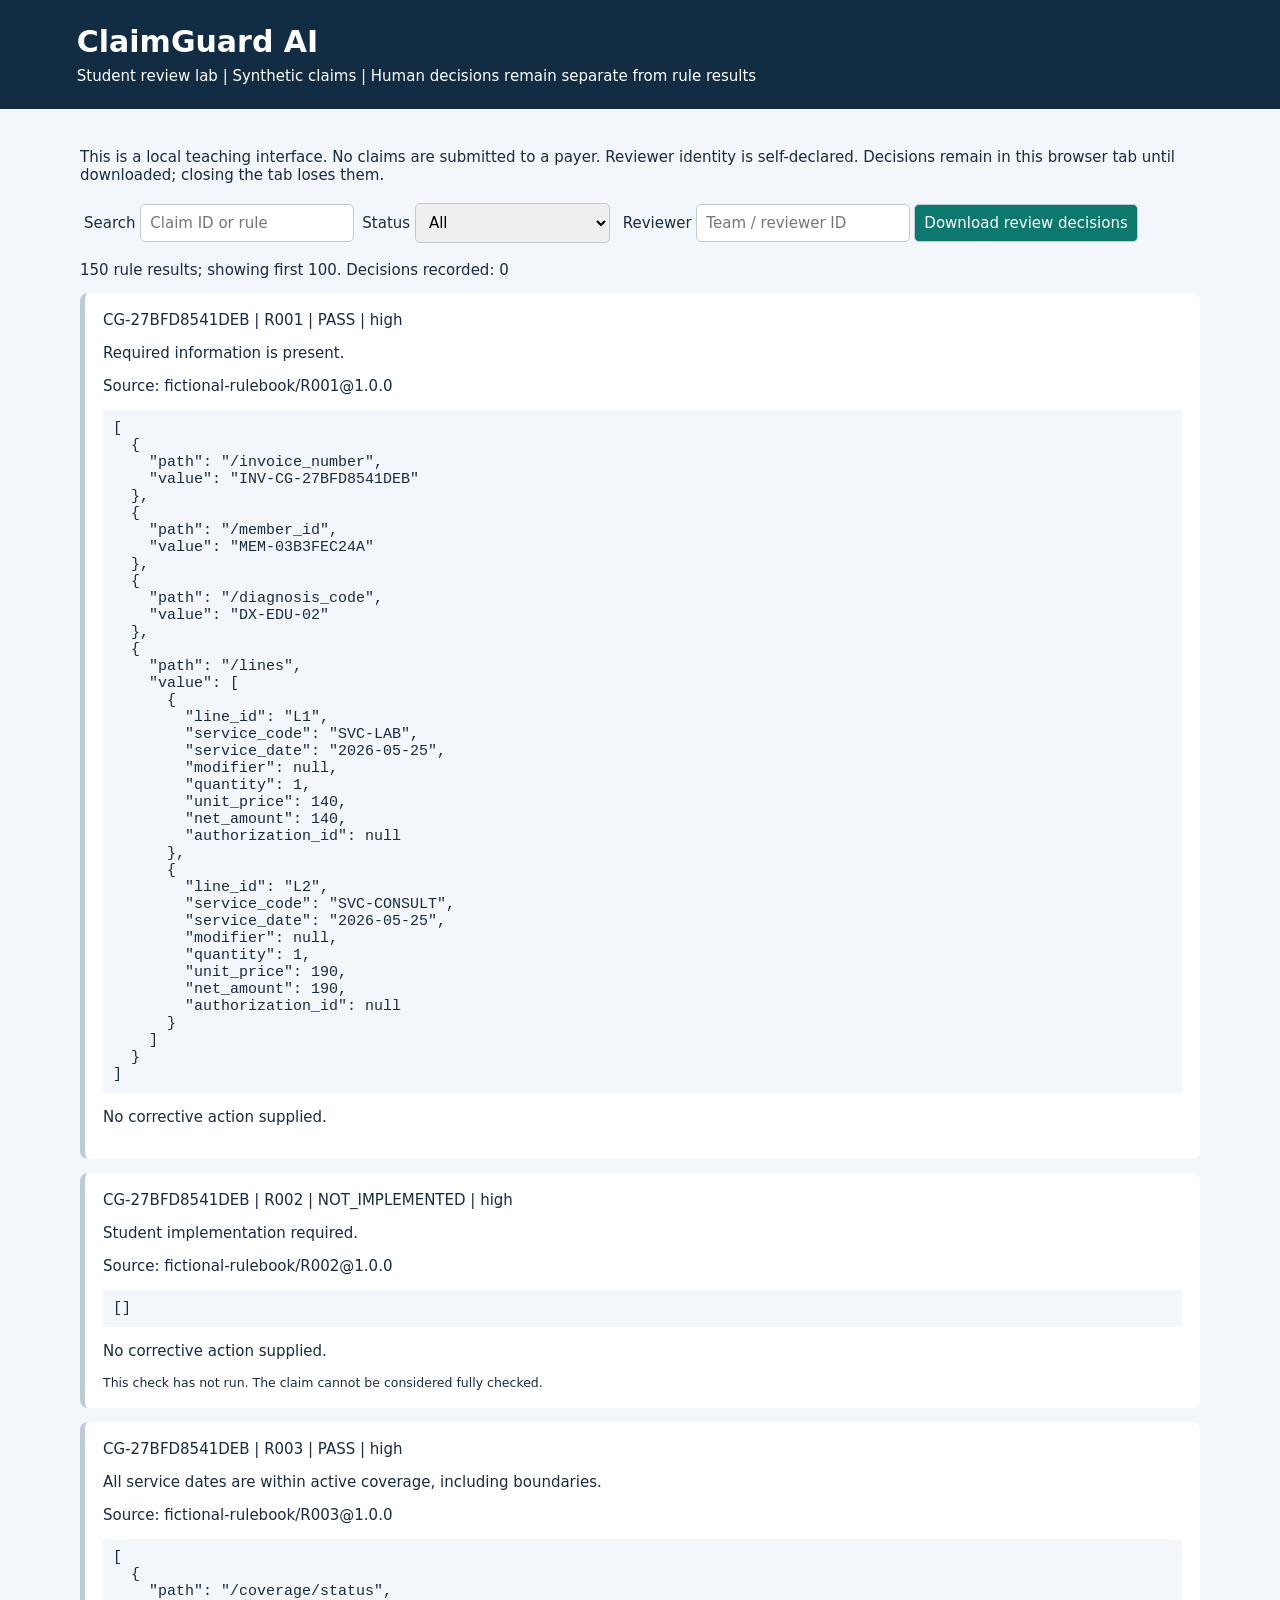
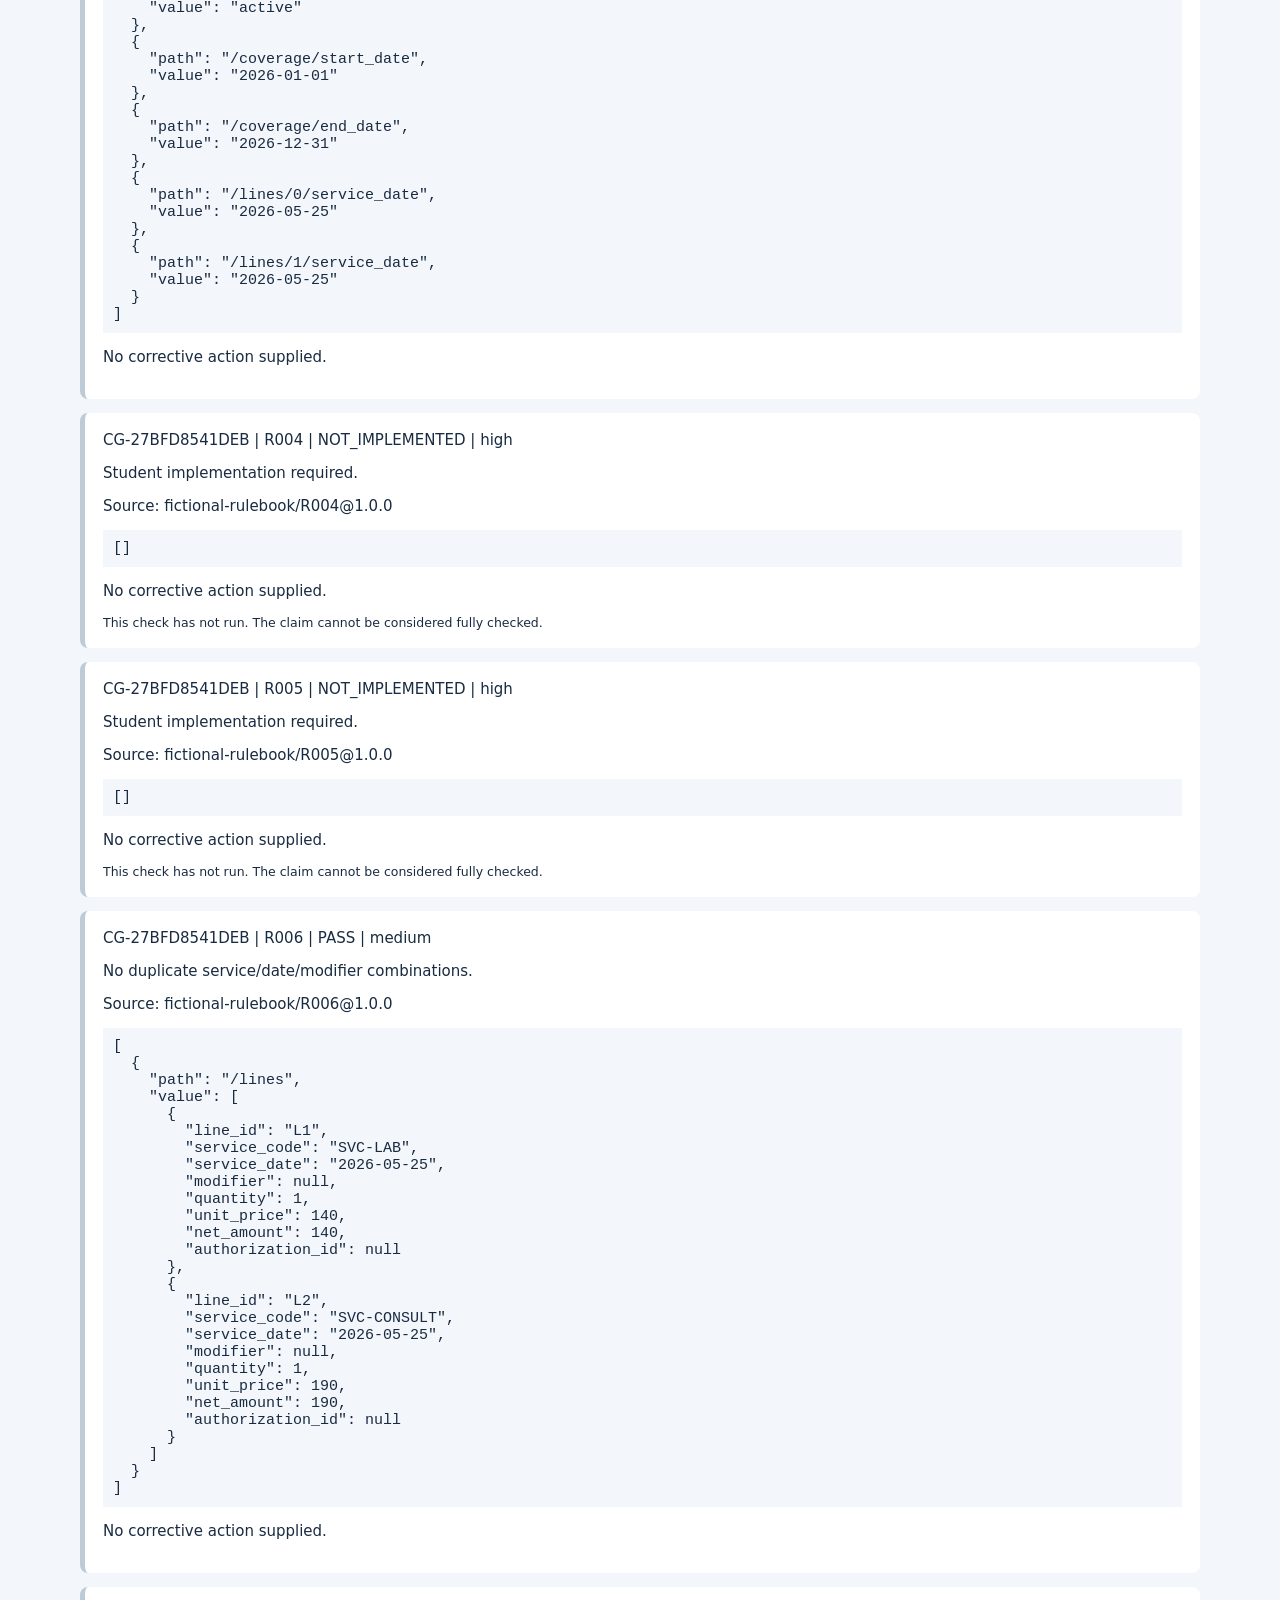
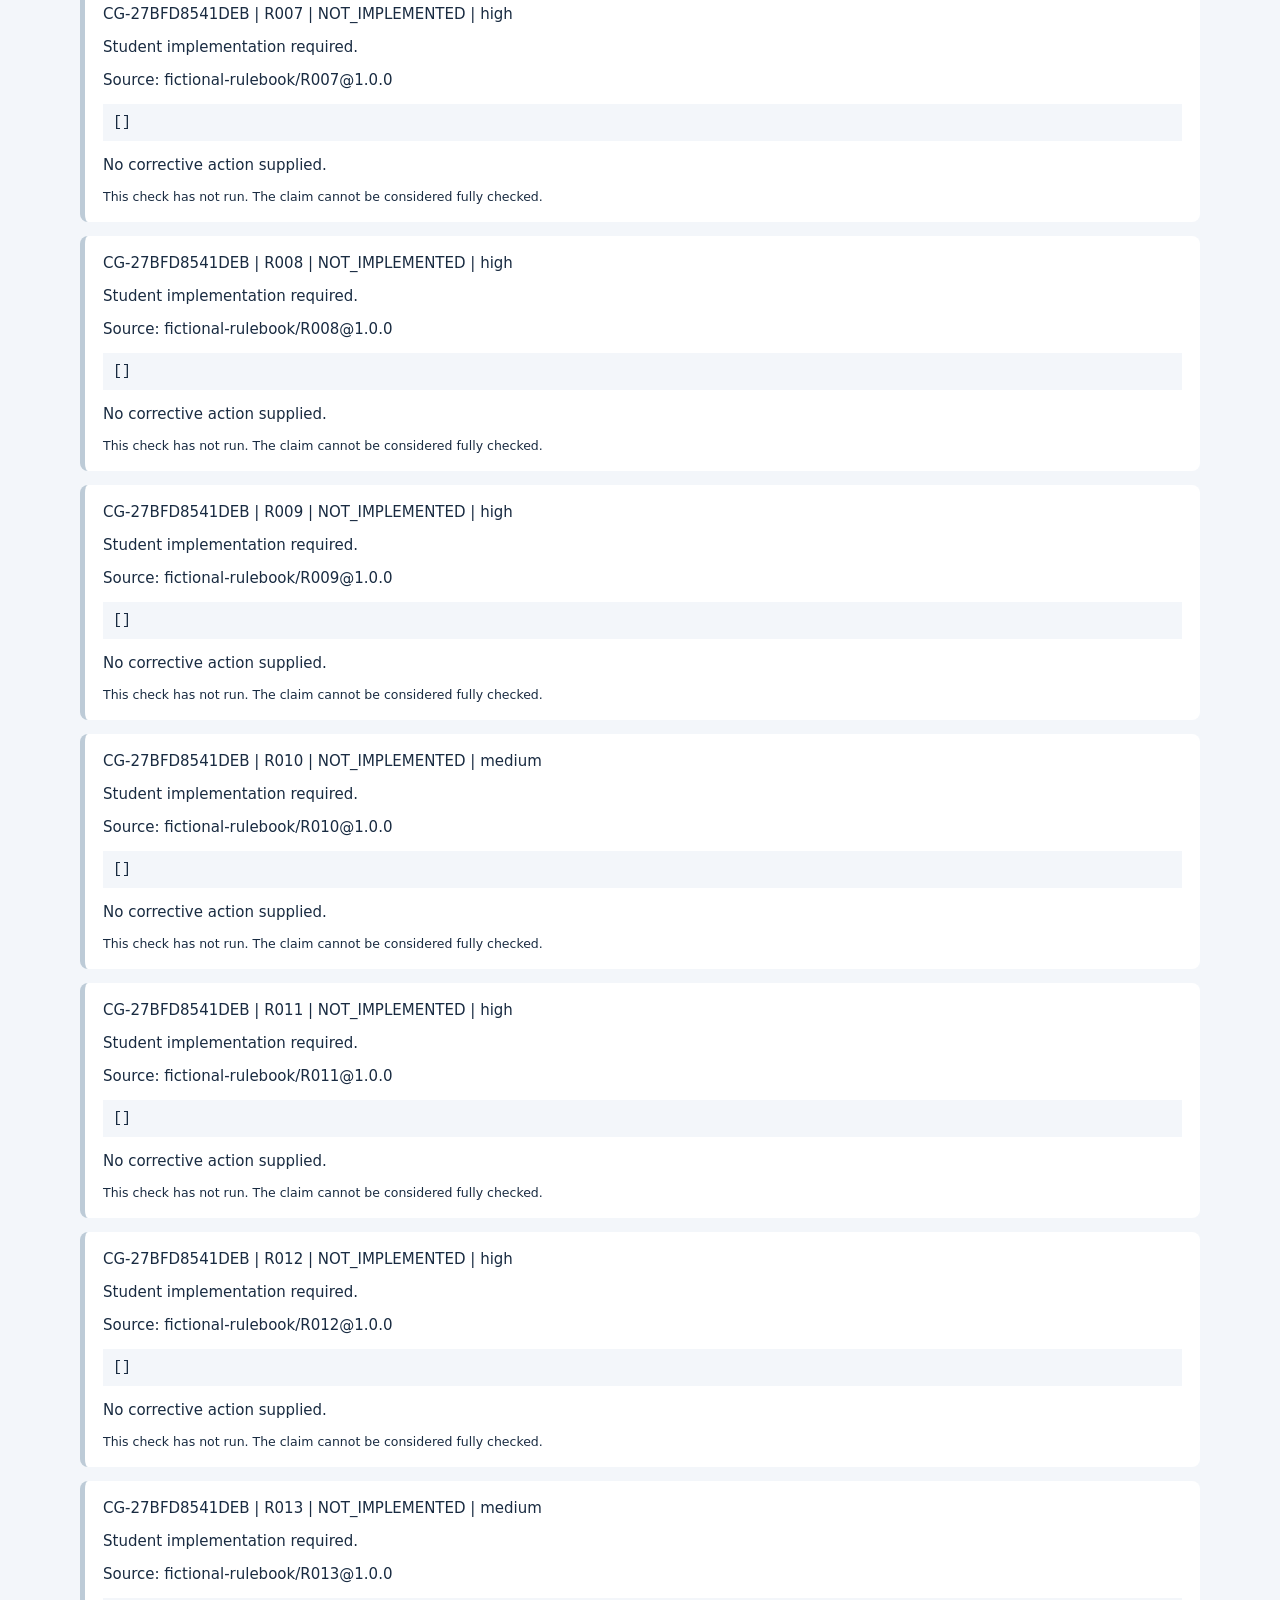
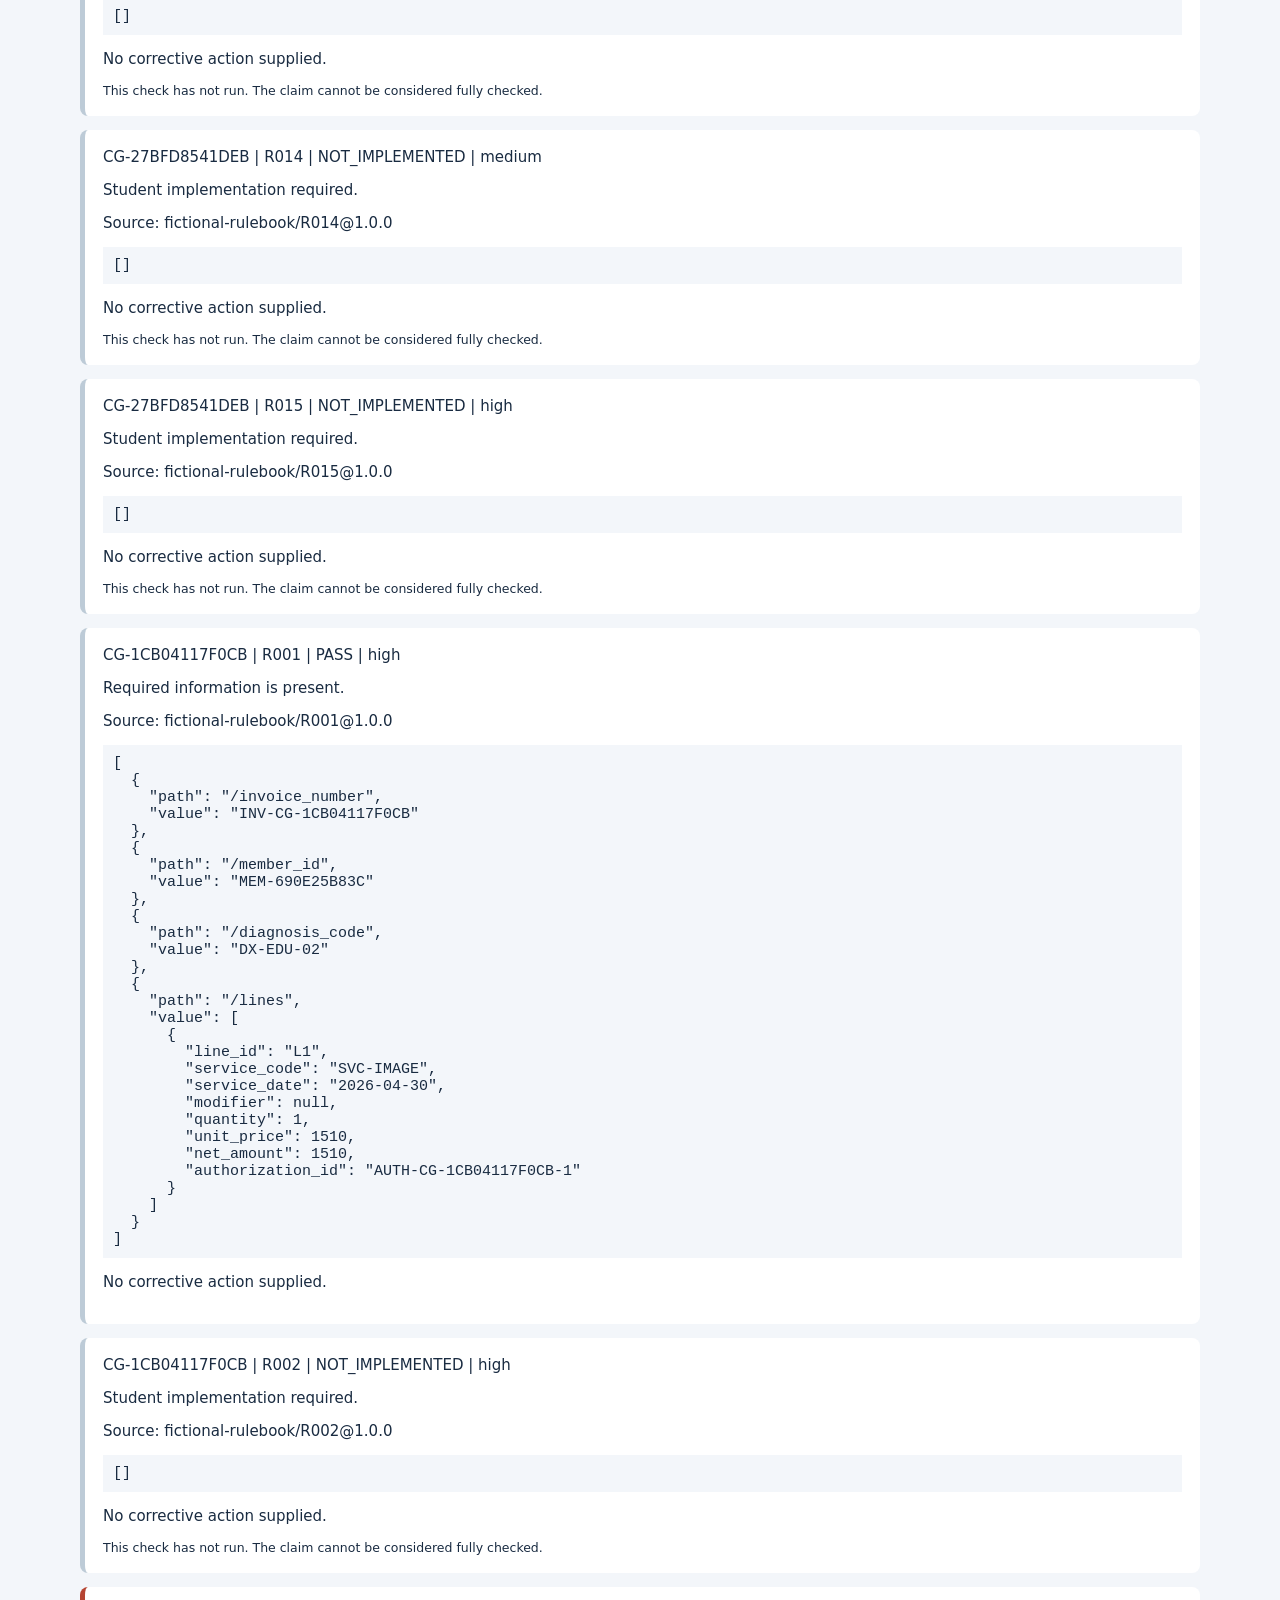
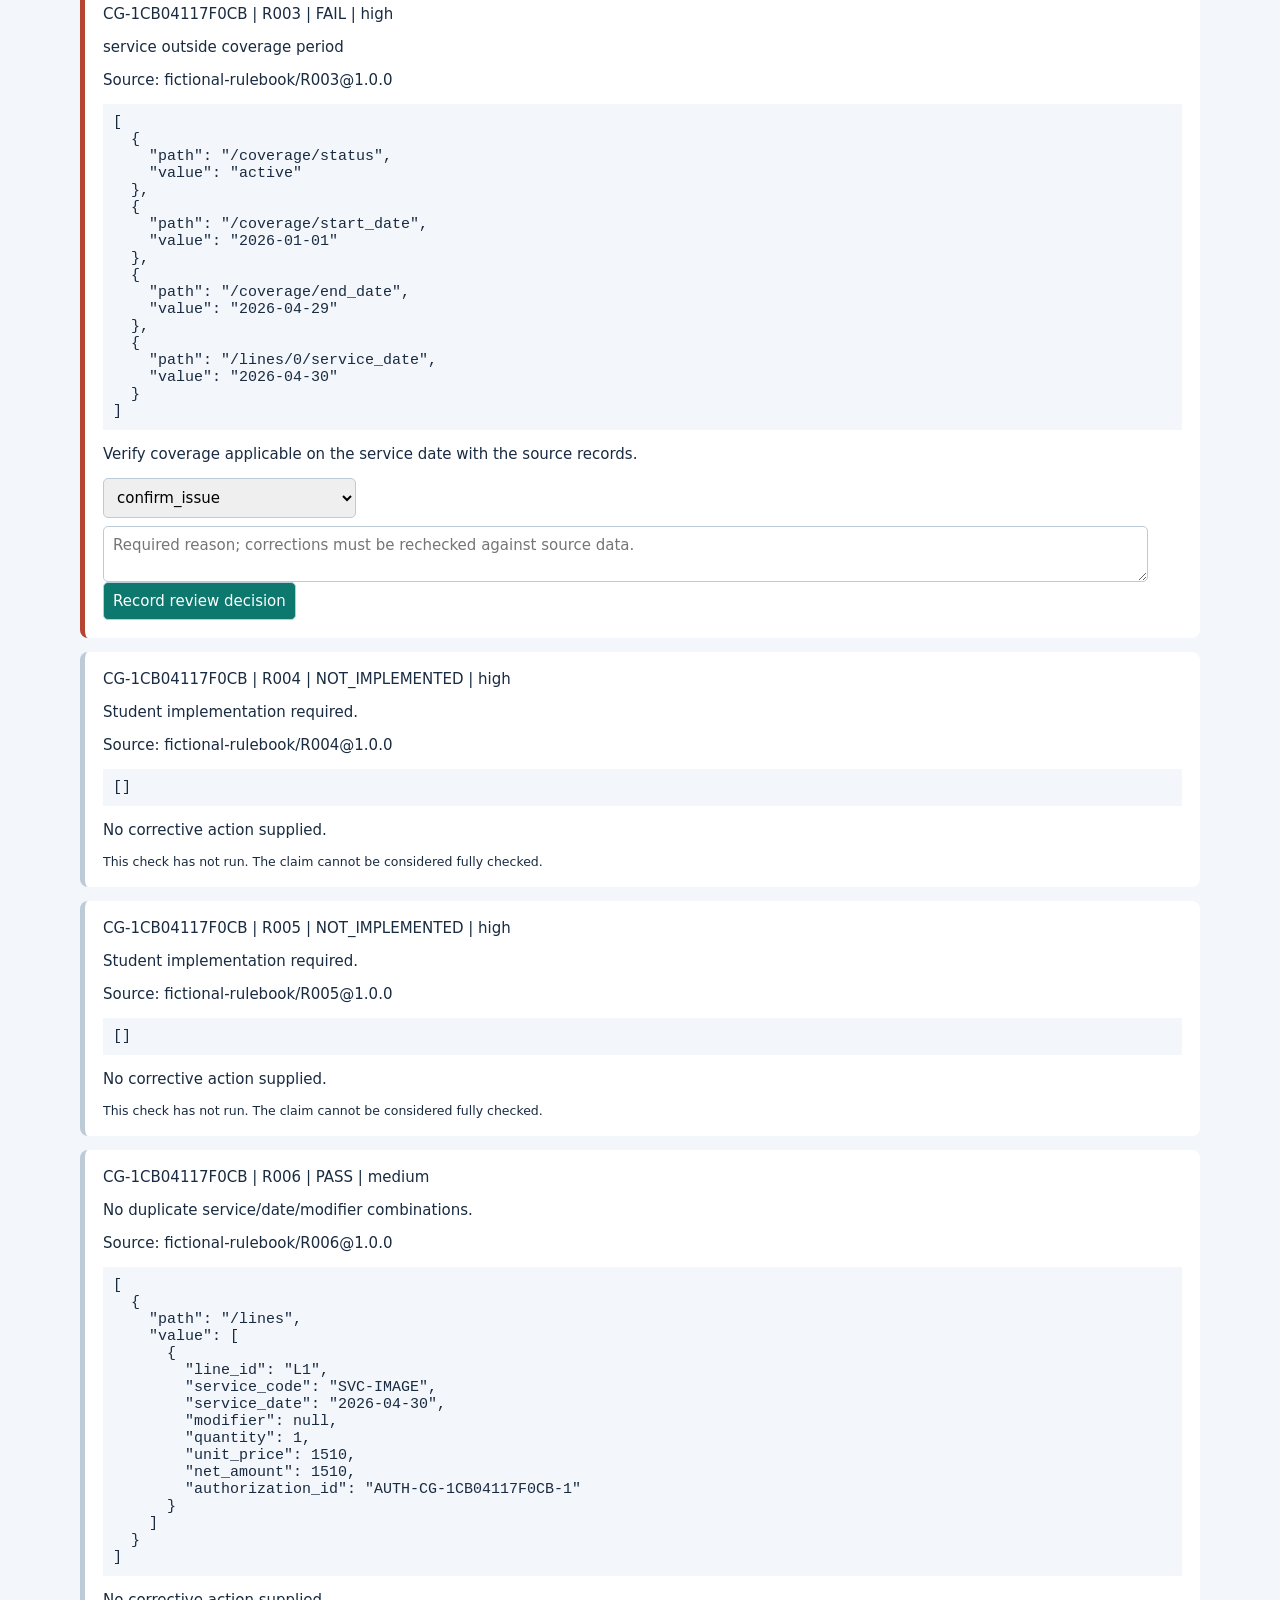
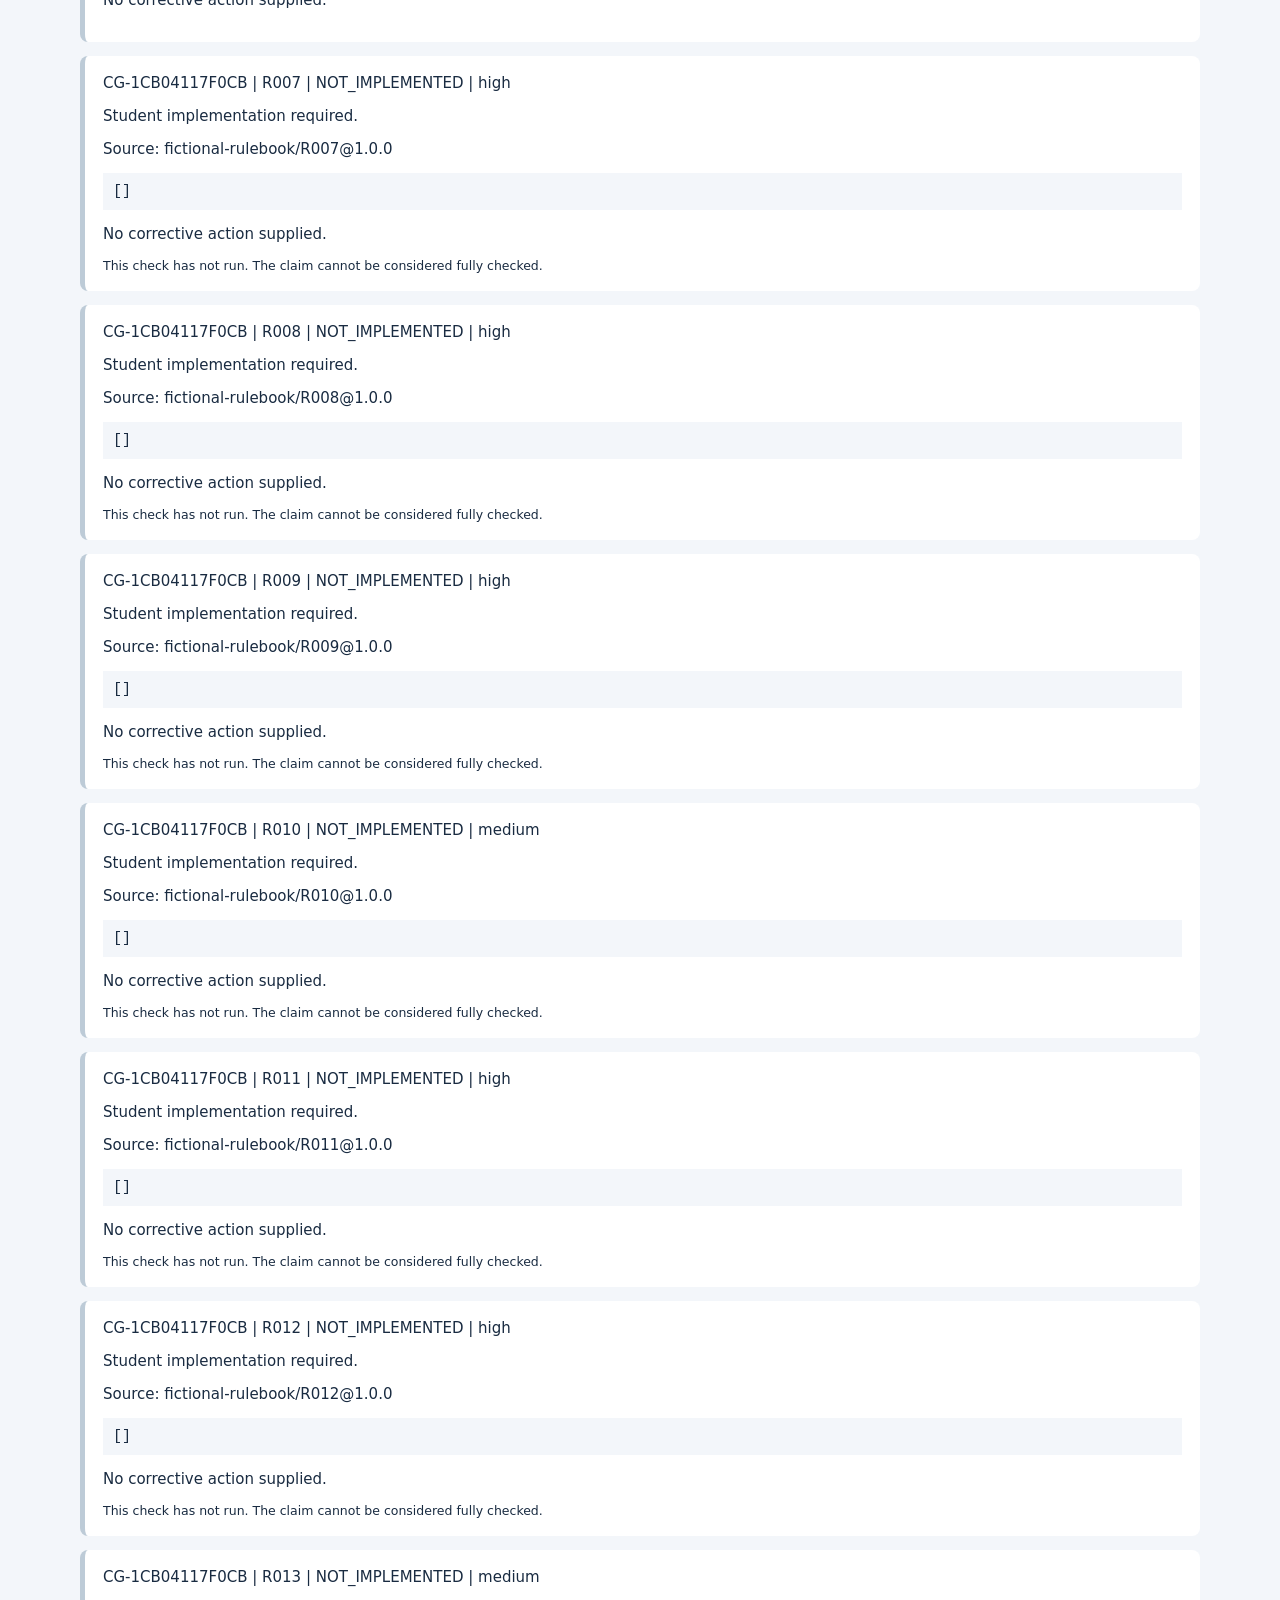
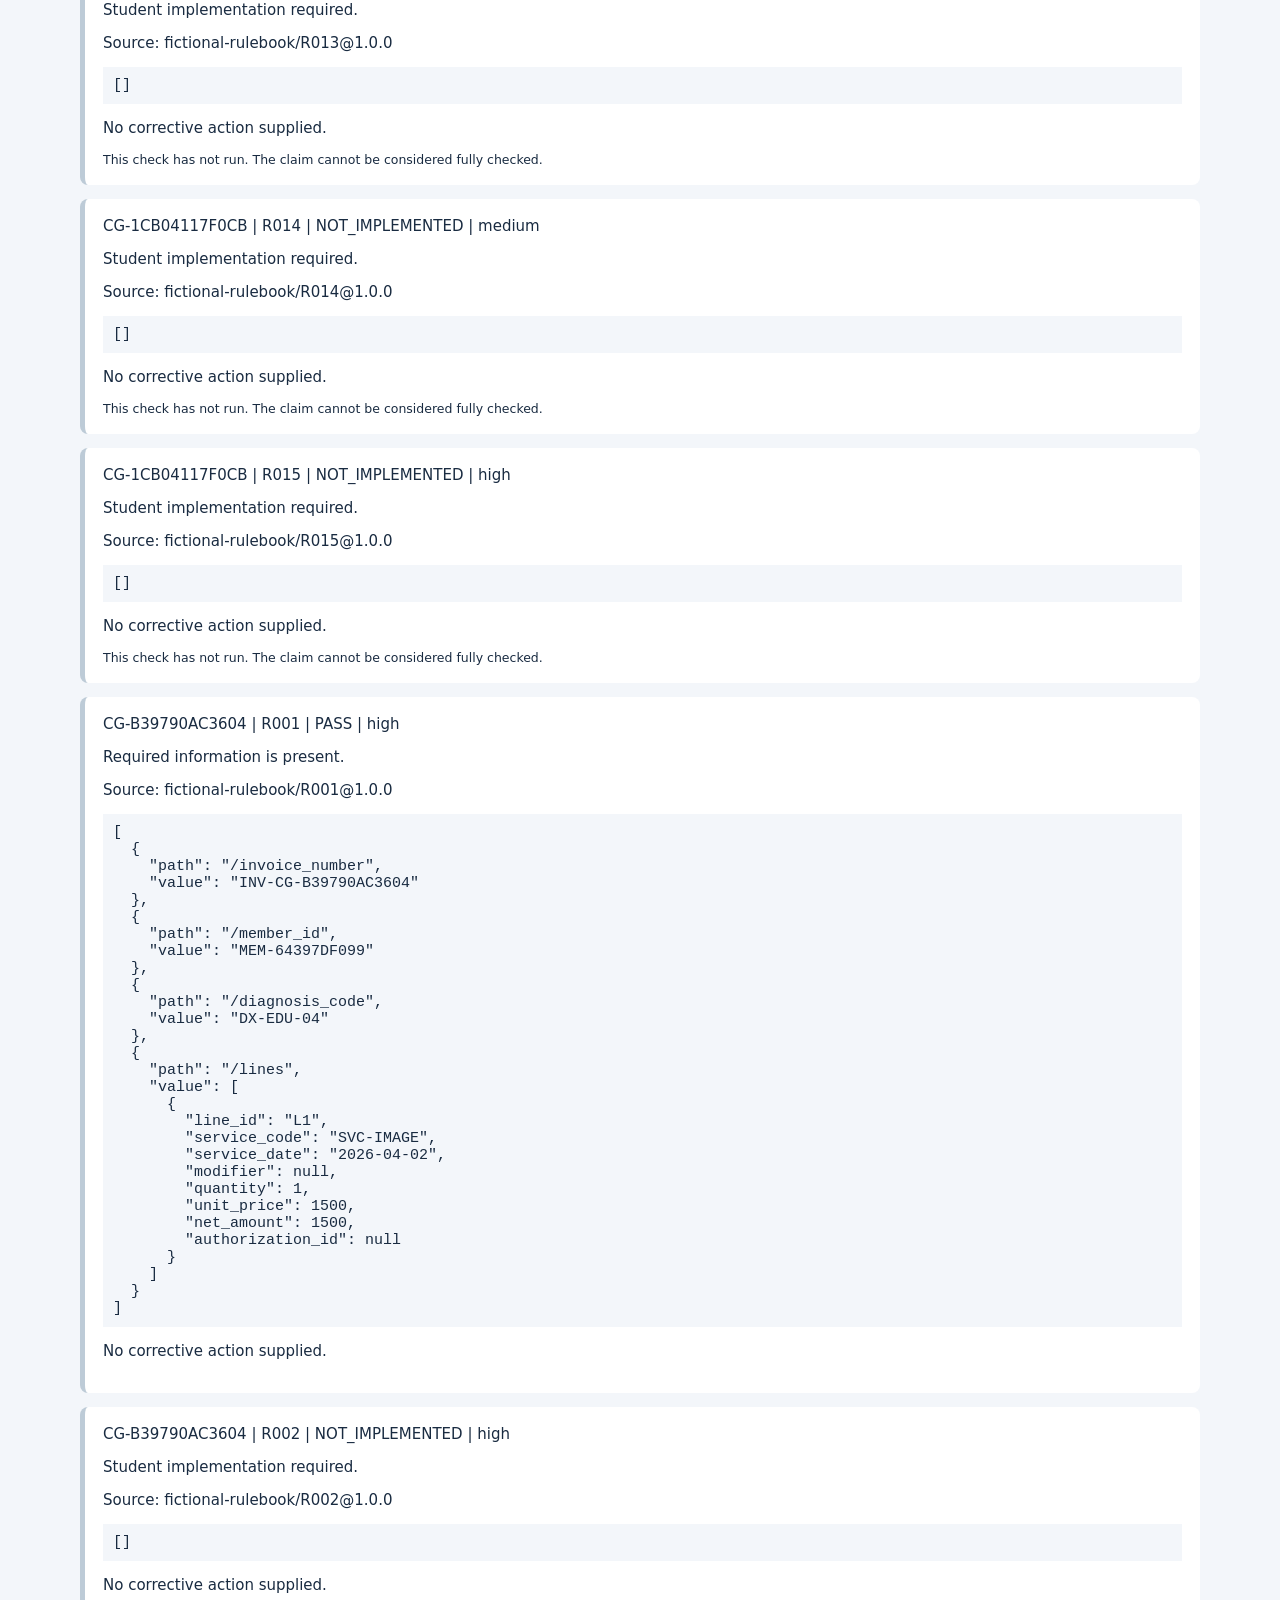
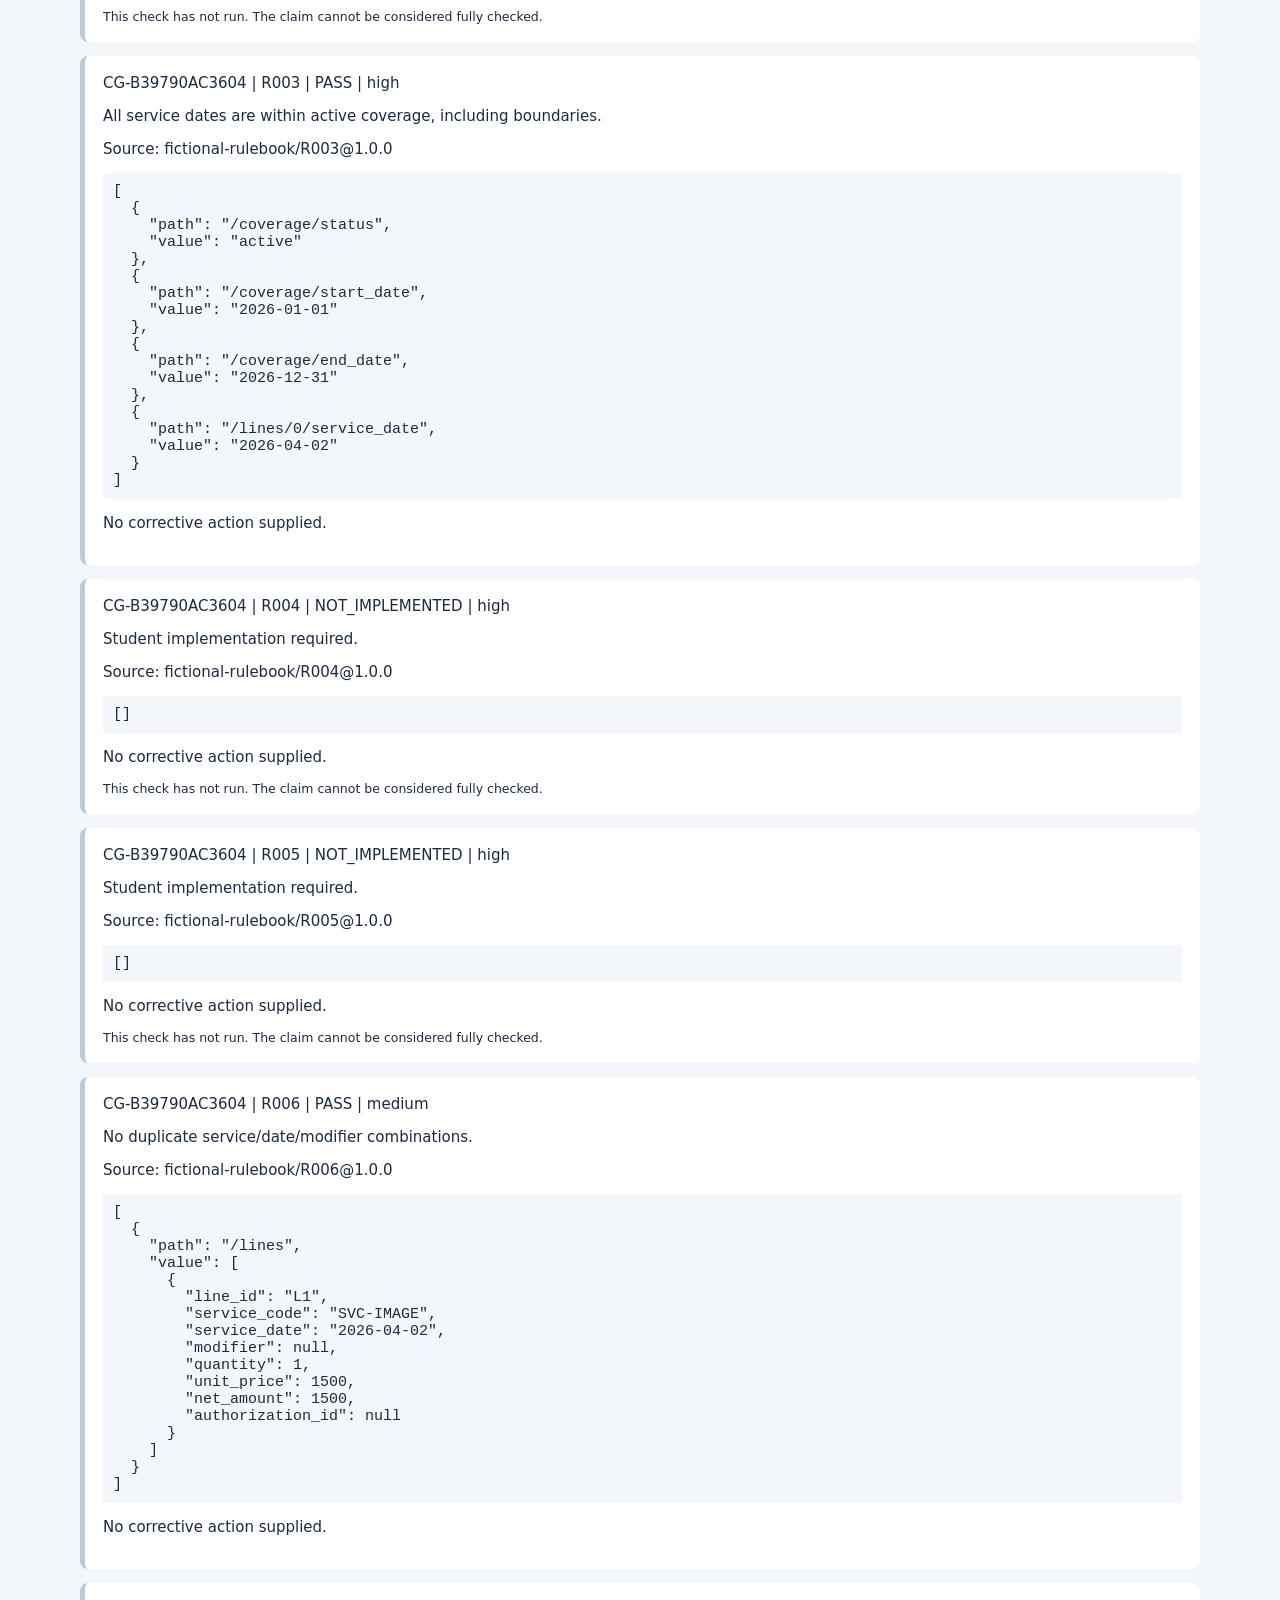
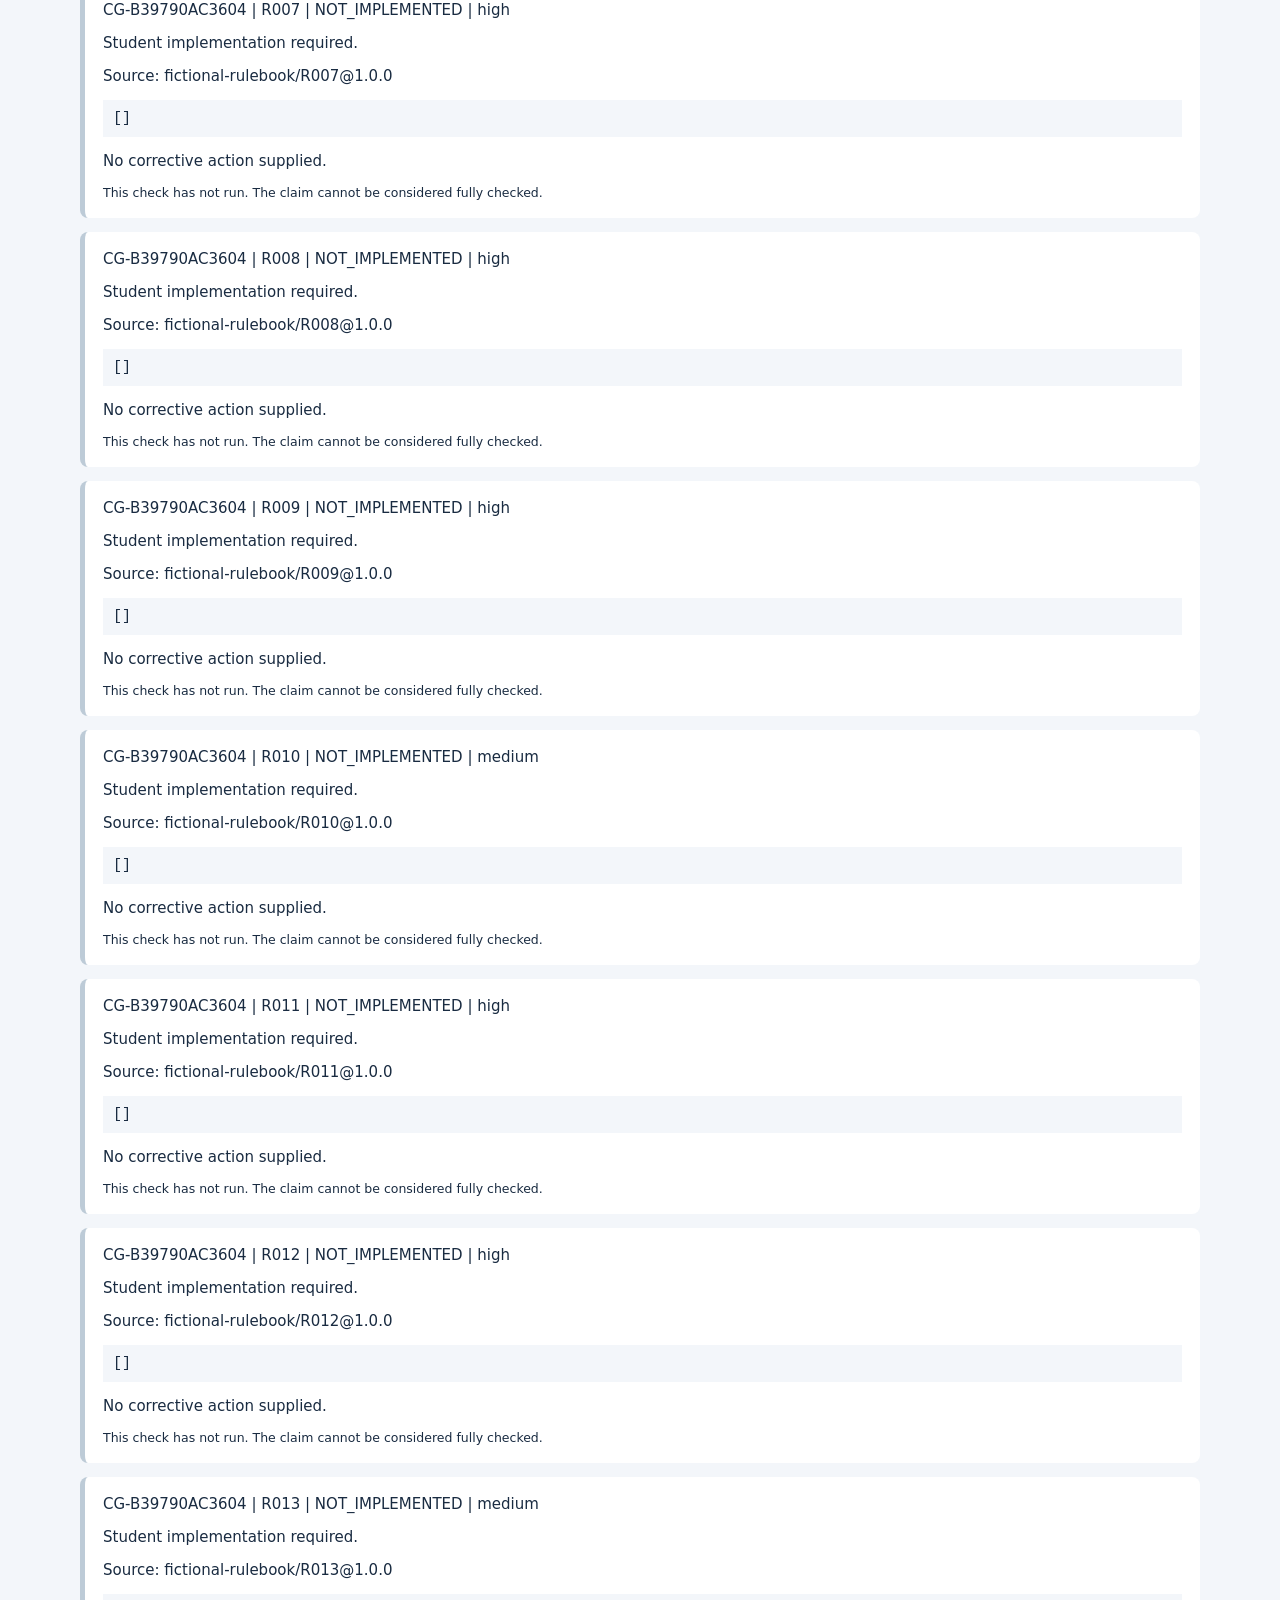
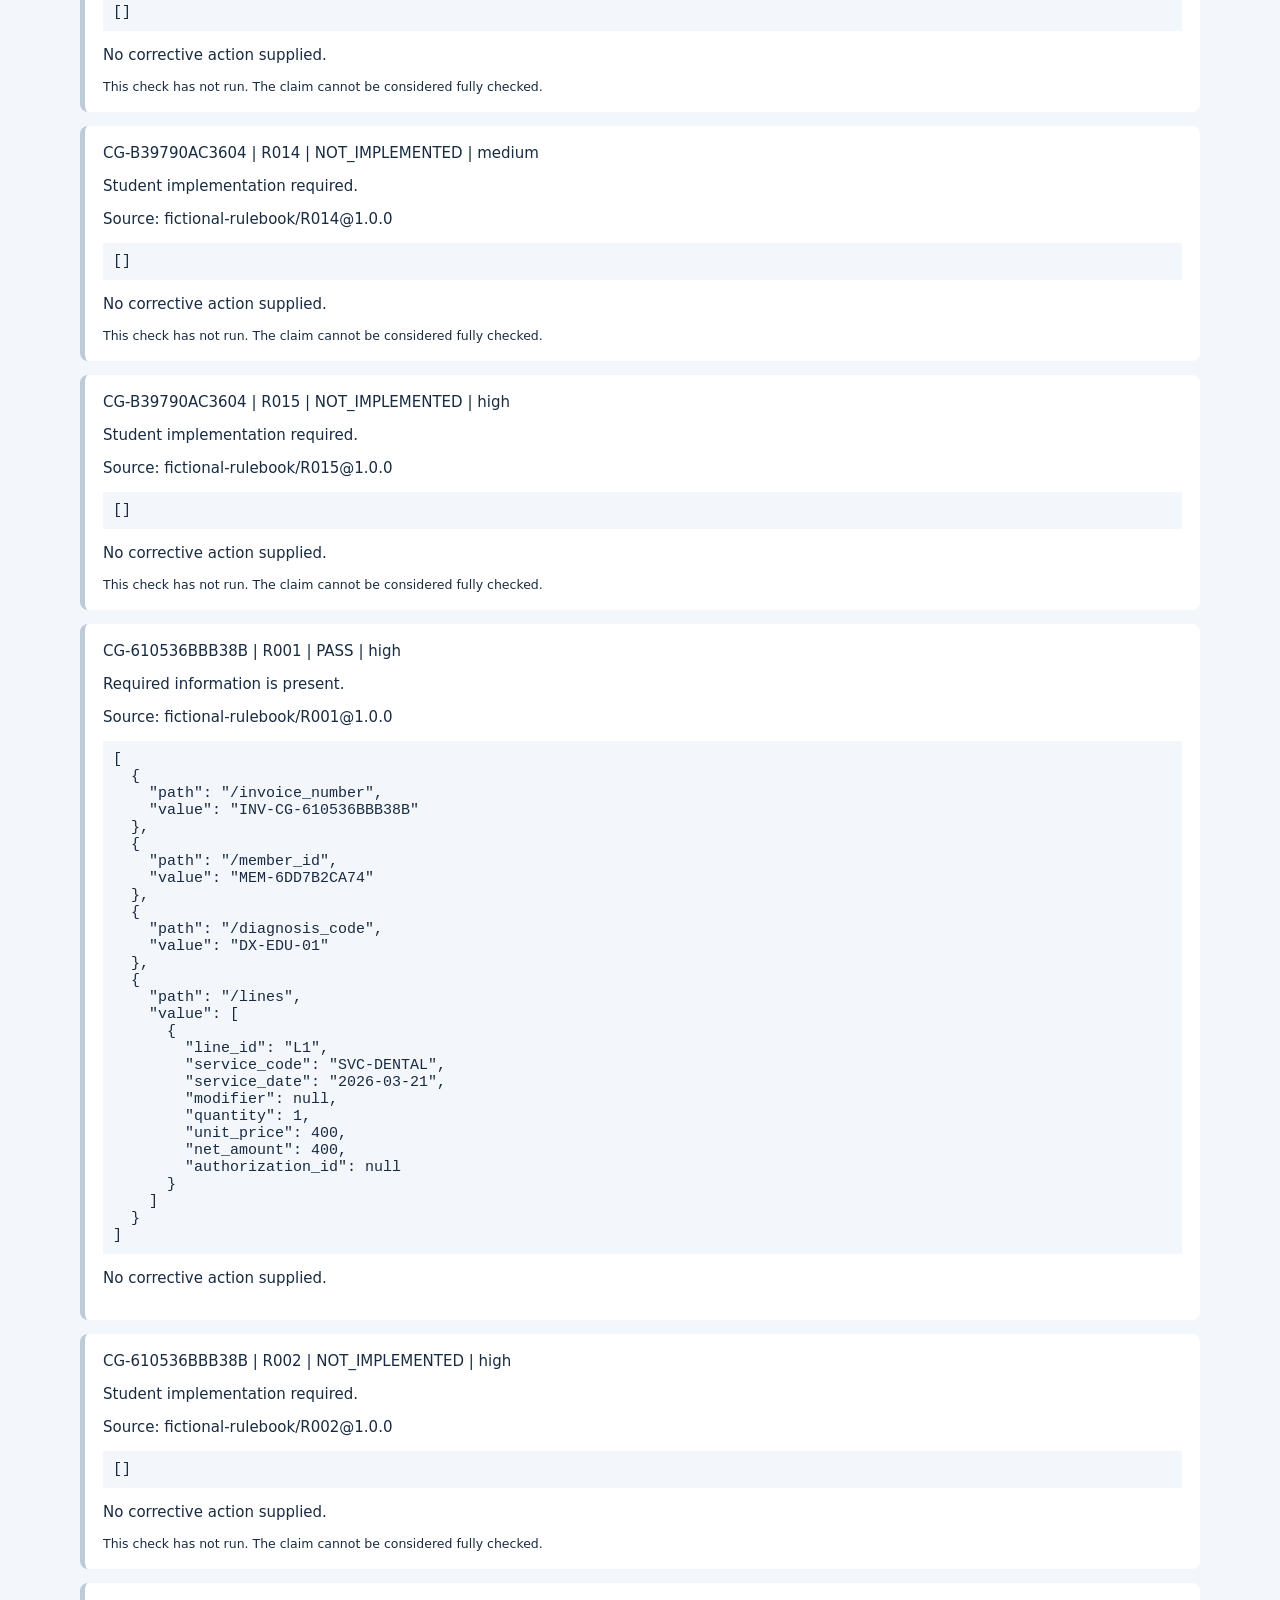
<file: examples/review_demo.html>
<!doctype html><html lang="en"><meta charset="utf-8"><meta name="viewport" content="width=device-width,initial-scale=1"><title>ClaimGuard AI | Review lab</title>
<style>body{font:15px system-ui;margin:0;background:#f3f6fa;color:#192b41}header{background:#112c43;color:white;padding:24px 6%}main{max-width:1120px;margin:auto;padding:24px}h1{margin:0 0 8px}select,input,button,textarea{font:inherit;padding:9px;border:1px solid #bdcbd7;border-radius:5px}button{background:#0c786e;color:white;cursor:pointer}article{background:white;padding:18px;margin:14px 0;border-radius:8px;border-left:5px solid #bdcbd7}article.FAIL{border-color:#b54432}article.UNABLE_TO_ASSESS{border-color:#b07810}pre{white-space:pre-wrap;word-break:break-word;background:#f3f6fa;padding:10px}label{display:inline-block;margin:4px}textarea{width:95%;display:block;margin-top:8px}.tag{font-size:12px;font-weight:700;color:#566879}small{display:block;margin-top:8px}#count{margin-top:14px}</style>
<header><h1>ClaimGuard AI</h1>Student review lab | Synthetic claims | Human decisions remain separate from rule results</header><main>
<p>This is a local teaching interface. No claims are submitted to a payer. Reviewer identity is self-declared. Decisions remain in this browser tab until downloaded; closing the tab loses them.</p>
<label>Search <input id="search" placeholder="Claim ID or rule"></label><label>Status <select id="status"><option value="">All</option><option>FAIL</option><option>UNABLE_TO_ASSESS</option><option>NOT_IMPLEMENTED</option><option>PASS</option><option>NOT_APPLICABLE</option></select></label>
<label>Reviewer <input id="actor" placeholder="Team / reviewer ID"></label><button id="download">Download review decisions</button><div id="count"></div><section id="cards"></section></main>
<script>const rows=[{"claim_id": "CG-27BFD8541DEB", "rule_id": "R001", "rule_version": "1.0.0", "status": "PASS", "severity": "high", "affected_line_ids": [], "evidence": [{"path": "/invoice_number", "value": "INV-CG-27BFD8541DEB"}, {"path": "/member_id", "value": "MEM-03B3FEC24A"}, {"path": "/diagnosis_code", "value": "DX-EDU-02"}, {"path": "/lines", "value": [{"line_id": "L1", "service_code": "SVC-LAB", "service_date": "2026-05-25", "modifier": null, "quantity": 1, "unit_price": 140, "net_amount": 140, "authorization_id": null}, {"line_id": "L2", "service_code": "SVC-CONSULT", "service_date": "2026-05-25", "modifier": null, "quantity": 1, "unit_price": 190, "net_amount": 190, "authorization_id": null}]}], "rule_source": "fictional-rulebook/R001@1.0.0", "explanation": "Required information is present.", "corrective_action": "", "confidence": null, "confidence_kind": "not_probabilistic", "requires_human_review": false, "method": "deterministic", "review_status": "unreviewed"}, {"claim_id": "CG-27BFD8541DEB", "rule_id": "R002", "rule_version": "1.0.0", "status": "NOT_IMPLEMENTED", "severity": "high", "affected_line_ids": [], "evidence": [], "rule_source": "fictional-rulebook/R002@1.0.0", "explanation": "Student implementation required.", "corrective_action": "", "confidence": null, "confidence_kind": "not_probabilistic", "requires_human_review": false, "method": "deterministic", "review_status": "unreviewed"}, {"claim_id": "CG-27BFD8541DEB", "rule_id": "R003", "rule_version": "1.0.0", "status": "PASS", "severity": "high", "affected_line_ids": [], "evidence": [{"path": "/coverage/status", "value": "active"}, {"path": "/coverage/start_date", "value": "2026-01-01"}, {"path": "/coverage/end_date", "value": "2026-12-31"}, {"path": "/lines/0/service_date", "value": "2026-05-25"}, {"path": "/lines/1/service_date", "value": "2026-05-25"}], "rule_source": "fictional-rulebook/R003@1.0.0", "explanation": "All service dates are within active coverage, including boundaries.", "corrective_action": "", "confidence": null, "confidence_kind": "not_probabilistic", "requires_human_review": false, "method": "deterministic", "review_status": "unreviewed"}, {"claim_id": "CG-27BFD8541DEB", "rule_id": "R004", "rule_version": "1.0.0", "status": "NOT_IMPLEMENTED", "severity": "high", "affected_line_ids": [], "evidence": [], "rule_source": "fictional-rulebook/R004@1.0.0", "explanation": "Student implementation required.", "corrective_action": "", "confidence": null, "confidence_kind": "not_probabilistic", "requires_human_review": false, "method": "deterministic", "review_status": "unreviewed"}, {"claim_id": "CG-27BFD8541DEB", "rule_id": "R005", "rule_version": "1.0.0", "status": "NOT_IMPLEMENTED", "severity": "high", "affected_line_ids": [], "evidence": [], "rule_source": "fictional-rulebook/R005@1.0.0", "explanation": "Student implementation required.", "corrective_action": "", "confidence": null, "confidence_kind": "not_probabilistic", "requires_human_review": false, "method": "deterministic", "review_status": "unreviewed"}, {"claim_id": "CG-27BFD8541DEB", "rule_id": "R006", "rule_version": "1.0.0", "status": "PASS", "severity": "medium", "affected_line_ids": [], "evidence": [{"path": "/lines", "value": [{"line_id": "L1", "service_code": "SVC-LAB", "service_date": "2026-05-25", "modifier": null, "quantity": 1, "unit_price": 140, "net_amount": 140, "authorization_id": null}, {"line_id": "L2", "service_code": "SVC-CONSULT", "service_date": "2026-05-25", "modifier": null, "quantity": 1, "unit_price": 190, "net_amount": 190, "authorization_id": null}]}], "rule_source": "fictional-rulebook/R006@1.0.0", "explanation": "No duplicate service/date/modifier combinations.", "corrective_action": "", "confidence": null, "confidence_kind": "not_probabilistic", "requires_human_review": false, "method": "deterministic", "review_status": "unreviewed"}, {"claim_id": "CG-27BFD8541DEB", "rule_id": "R007", "rule_version": "1.0.0", "status": "NOT_IMPLEMENTED", "severity": "high", "affected_line_ids": [], "evidence": [], "rule_source": "fictional-rulebook/R007@1.0.0", "explanation": "Student implementation required.", "corrective_action": "", "confidence": null, "confidence_kind": "not_probabilistic", "requires_human_review": false, "method": "deterministic", "review_status": "unreviewed"}, {"claim_id": "CG-27BFD8541DEB", "rule_id": "R008", "rule_version": "1.0.0", "status": "NOT_IMPLEMENTED", "severity": "high", "affected_line_ids": [], "evidence": [], "rule_source": "fictional-rulebook/R008@1.0.0", "explanation": "Student implementation required.", "corrective_action": "", "confidence": null, "confidence_kind": "not_probabilistic", "requires_human_review": false, "method": "deterministic", "review_status": "unreviewed"}, {"claim_id": "CG-27BFD8541DEB", "rule_id": "R009", "rule_version": "1.0.0", "status": "NOT_IMPLEMENTED", "severity": "high", "affected_line_ids": [], "evidence": [], "rule_source": "fictional-rulebook/R009@1.0.0", "explanation": "Student implementation required.", "corrective_action": "", "confidence": null, "confidence_kind": "not_probabilistic", "requires_human_review": false, "method": "deterministic", "review_status": "unreviewed"}, {"claim_id": "CG-27BFD8541DEB", "rule_id": "R010", "rule_version": "1.0.0", "status": "NOT_IMPLEMENTED", "severity": "medium", "affected_line_ids": [], "evidence": [], "rule_source": "fictional-rulebook/R010@1.0.0", "explanation": "Student implementation required.", "corrective_action": "", "confidence": null, "confidence_kind": "not_probabilistic", "requires_human_review": false, "method": "deterministic", "review_status": "unreviewed"}, {"claim_id": "CG-27BFD8541DEB", "rule_id": "R011", "rule_version": "1.0.0", "status": "NOT_IMPLEMENTED", "severity": "high", "affected_line_ids": [], "evidence": [], "rule_source": "fictional-rulebook/R011@1.0.0", "explanation": "Student implementation required.", "corrective_action": "", "confidence": null, "confidence_kind": "not_probabilistic", "requires_human_review": false, "method": "deterministic", "review_status": "unreviewed"}, {"claim_id": "CG-27BFD8541DEB", "rule_id": "R012", "rule_version": "1.0.0", "status": "NOT_IMPLEMENTED", "severity": "high", "affected_line_ids": [], "evidence": [], "rule_source": "fictional-rulebook/R012@1.0.0", "explanation": "Student implementation required.", "corrective_action": "", "confidence": null, "confidence_kind": "not_probabilistic", "requires_human_review": false, "method": "deterministic", "review_status": "unreviewed"}, {"claim_id": "CG-27BFD8541DEB", "rule_id": "R013", "rule_version": "1.0.0", "status": "NOT_IMPLEMENTED", "severity": "medium", "affected_line_ids": [], "evidence": [], "rule_source": "fictional-rulebook/R013@1.0.0", "explanation": "Student implementation required.", "corrective_action": "", "confidence": null, "confidence_kind": "not_probabilistic", "requires_human_review": false, "method": "deterministic", "review_status": "unreviewed"}, {"claim_id": "CG-27BFD8541DEB", "rule_id": "R014", "rule_version": "1.0.0", "status": "NOT_IMPLEMENTED", "severity": "medium", "affected_line_ids": [], "evidence": [], "rule_source": "fictional-rulebook/R014@1.0.0", "explanation": "Student implementation required.", "corrective_action": "", "confidence": null, "confidence_kind": "not_probabilistic", "requires_human_review": false, "method": "deterministic", "review_status": "unreviewed"}, {"claim_id": "CG-27BFD8541DEB", "rule_id": "R015", "rule_version": "1.0.0", "status": "NOT_IMPLEMENTED", "severity": "high", "affected_line_ids": [], "evidence": [], "rule_source": "fictional-rulebook/R015@1.0.0", "explanation": "Student implementation required.", "corrective_action": "", "confidence": null, "confidence_kind": "not_probabilistic", "requires_human_review": false, "method": "deterministic", "review_status": "unreviewed"}, {"claim_id": "CG-1CB04117F0CB", "rule_id": "R001", "rule_version": "1.0.0", "status": "PASS", "severity": "high", "affected_line_ids": [], "evidence": [{"path": "/invoice_number", "value": "INV-CG-1CB04117F0CB"}, {"path": "/member_id", "value": "MEM-690E25B83C"}, {"path": "/diagnosis_code", "value": "DX-EDU-02"}, {"path": "/lines", "value": [{"line_id": "L1", "service_code": "SVC-IMAGE", "service_date": "2026-04-30", "modifier": null, "quantity": 1, "unit_price": 1510, "net_amount": 1510, "authorization_id": "AUTH-CG-1CB04117F0CB-1"}]}], "rule_source": "fictional-rulebook/R001@1.0.0", "explanation": "Required information is present.", "corrective_action": "", "confidence": null, "confidence_kind": "not_probabilistic", "requires_human_review": false, "method": "deterministic", "review_status": "unreviewed"}, {"claim_id": "CG-1CB04117F0CB", "rule_id": "R002", "rule_version": "1.0.0", "status": "NOT_IMPLEMENTED", "severity": "high", "affected_line_ids": [], "evidence": [], "rule_source": "fictional-rulebook/R002@1.0.0", "explanation": "Student implementation required.", "corrective_action": "", "confidence": null, "confidence_kind": "not_probabilistic", "requires_human_review": false, "method": "deterministic", "review_status": "unreviewed"}, {"claim_id": "CG-1CB04117F0CB", "rule_id": "R003", "rule_version": "1.0.0", "status": "FAIL", "severity": "high", "affected_line_ids": ["L1"], "evidence": [{"path": "/coverage/status", "value": "active"}, {"path": "/coverage/start_date", "value": "2026-01-01"}, {"path": "/coverage/end_date", "value": "2026-04-29"}, {"path": "/lines/0/service_date", "value": "2026-04-30"}], "rule_source": "fictional-rulebook/R003@1.0.0", "explanation": "service outside coverage period", "corrective_action": "Verify coverage applicable on the service date with the source records.", "confidence": null, "confidence_kind": "not_probabilistic", "requires_human_review": true, "method": "deterministic", "review_status": "unreviewed"}, {"claim_id": "CG-1CB04117F0CB", "rule_id": "R004", "rule_version": "1.0.0", "status": "NOT_IMPLEMENTED", "severity": "high", "affected_line_ids": [], "evidence": [], "rule_source": "fictional-rulebook/R004@1.0.0", "explanation": "Student implementation required.", "corrective_action": "", "confidence": null, "confidence_kind": "not_probabilistic", "requires_human_review": false, "method": "deterministic", "review_status": "unreviewed"}, {"claim_id": "CG-1CB04117F0CB", "rule_id": "R005", "rule_version": "1.0.0", "status": "NOT_IMPLEMENTED", "severity": "high", "affected_line_ids": [], "evidence": [], "rule_source": "fictional-rulebook/R005@1.0.0", "explanation": "Student implementation required.", "corrective_action": "", "confidence": null, "confidence_kind": "not_probabilistic", "requires_human_review": false, "method": "deterministic", "review_status": "unreviewed"}, {"claim_id": "CG-1CB04117F0CB", "rule_id": "R006", "rule_version": "1.0.0", "status": "PASS", "severity": "medium", "affected_line_ids": [], "evidence": [{"path": "/lines", "value": [{"line_id": "L1", "service_code": "SVC-IMAGE", "service_date": "2026-04-30", "modifier": null, "quantity": 1, "unit_price": 1510, "net_amount": 1510, "authorization_id": "AUTH-CG-1CB04117F0CB-1"}]}], "rule_source": "fictional-rulebook/R006@1.0.0", "explanation": "No duplicate service/date/modifier combinations.", "corrective_action": "", "confidence": null, "confidence_kind": "not_probabilistic", "requires_human_review": false, "method": "deterministic", "review_status": "unreviewed"}, {"claim_id": "CG-1CB04117F0CB", "rule_id": "R007", "rule_version": "1.0.0", "status": "NOT_IMPLEMENTED", "severity": "high", "affected_line_ids": [], "evidence": [], "rule_source": "fictional-rulebook/R007@1.0.0", "explanation": "Student implementation required.", "corrective_action": "", "confidence": null, "confidence_kind": "not_probabilistic", "requires_human_review": false, "method": "deterministic", "review_status": "unreviewed"}, {"claim_id": "CG-1CB04117F0CB", "rule_id": "R008", "rule_version": "1.0.0", "status": "NOT_IMPLEMENTED", "severity": "high", "affected_line_ids": [], "evidence": [], "rule_source": "fictional-rulebook/R008@1.0.0", "explanation": "Student implementation required.", "corrective_action": "", "confidence": null, "confidence_kind": "not_probabilistic", "requires_human_review": false, "method": "deterministic", "review_status": "unreviewed"}, {"claim_id": "CG-1CB04117F0CB", "rule_id": "R009", "rule_version": "1.0.0", "status": "NOT_IMPLEMENTED", "severity": "high", "affected_line_ids": [], "evidence": [], "rule_source": "fictional-rulebook/R009@1.0.0", "explanation": "Student implementation required.", "corrective_action": "", "confidence": null, "confidence_kind": "not_probabilistic", "requires_human_review": false, "method": "deterministic", "review_status": "unreviewed"}, {"claim_id": "CG-1CB04117F0CB", "rule_id": "R010", "rule_version": "1.0.0", "status": "NOT_IMPLEMENTED", "severity": "medium", "affected_line_ids": [], "evidence": [], "rule_source": "fictional-rulebook/R010@1.0.0", "explanation": "Student implementation required.", "corrective_action": "", "confidence": null, "confidence_kind": "not_probabilistic", "requires_human_review": false, "method": "deterministic", "review_status": "unreviewed"}, {"claim_id": "CG-1CB04117F0CB", "rule_id": "R011", "rule_version": "1.0.0", "status": "NOT_IMPLEMENTED", "severity": "high", "affected_line_ids": [], "evidence": [], "rule_source": "fictional-rulebook/R011@1.0.0", "explanation": "Student implementation required.", "corrective_action": "", "confidence": null, "confidence_kind": "not_probabilistic", "requires_human_review": false, "method": "deterministic", "review_status": "unreviewed"}, {"claim_id": "CG-1CB04117F0CB", "rule_id": "R012", "rule_version": "1.0.0", "status": "NOT_IMPLEMENTED", "severity": "high", "affected_line_ids": [], "evidence": [], "rule_source": "fictional-rulebook/R012@1.0.0", "explanation": "Student implementation required.", "corrective_action": "", "confidence": null, "confidence_kind": "not_probabilistic", "requires_human_review": false, "method": "deterministic", "review_status": "unreviewed"}, {"claim_id": "CG-1CB04117F0CB", "rule_id": "R013", "rule_version": "1.0.0", "status": "NOT_IMPLEMENTED", "severity": "medium", "affected_line_ids": [], "evidence": [], "rule_source": "fictional-rulebook/R013@1.0.0", "explanation": "Student implementation required.", "corrective_action": "", "confidence": null, "confidence_kind": "not_probabilistic", "requires_human_review": false, "method": "deterministic", "review_status": "unreviewed"}, {"claim_id": "CG-1CB04117F0CB", "rule_id": "R014", "rule_version": "1.0.0", "status": "NOT_IMPLEMENTED", "severity": "medium", "affected_line_ids": [], "evidence": [], "rule_source": "fictional-rulebook/R014@1.0.0", "explanation": "Student implementation required.", "corrective_action": "", "confidence": null, "confidence_kind": "not_probabilistic", "requires_human_review": false, "method": "deterministic", "review_status": "unreviewed"}, {"claim_id": "CG-1CB04117F0CB", "rule_id": "R015", "rule_version": "1.0.0", "status": "NOT_IMPLEMENTED", "severity": "high", "affected_line_ids": [], "evidence": [], "rule_source": "fictional-rulebook/R015@1.0.0", "explanation": "Student implementation required.", "corrective_action": "", "confidence": null, "confidence_kind": "not_probabilistic", "requires_human_review": false, "method": "deterministic", "review_status": "unreviewed"}, {"claim_id": "CG-B39790AC3604", "rule_id": "R001", "rule_version": "1.0.0", "status": "PASS", "severity": "high", "affected_line_ids": [], "evidence": [{"path": "/invoice_number", "value": "INV-CG-B39790AC3604"}, {"path": "/member_id", "value": "MEM-64397DF099"}, {"path": "/diagnosis_code", "value": "DX-EDU-04"}, {"path": "/lines", "value": [{"line_id": "L1", "service_code": "SVC-IMAGE", "service_date": "2026-04-02", "modifier": null, "quantity": 1, "unit_price": 1500, "net_amount": 1500, "authorization_id": null}]}], "rule_source": "fictional-rulebook/R001@1.0.0", "explanation": "Required information is present.", "corrective_action": "", "confidence": null, "confidence_kind": "not_probabilistic", "requires_human_review": false, "method": "deterministic", "review_status": "unreviewed"}, {"claim_id": "CG-B39790AC3604", "rule_id": "R002", "rule_version": "1.0.0", "status": "NOT_IMPLEMENTED", "severity": "high", "affected_line_ids": [], "evidence": [], "rule_source": "fictional-rulebook/R002@1.0.0", "explanation": "Student implementation required.", "corrective_action": "", "confidence": null, "confidence_kind": "not_probabilistic", "requires_human_review": false, "method": "deterministic", "review_status": "unreviewed"}, {"claim_id": "CG-B39790AC3604", "rule_id": "R003", "rule_version": "1.0.0", "status": "PASS", "severity": "high", "affected_line_ids": [], "evidence": [{"path": "/coverage/status", "value": "active"}, {"path": "/coverage/start_date", "value": "2026-01-01"}, {"path": "/coverage/end_date", "value": "2026-12-31"}, {"path": "/lines/0/service_date", "value": "2026-04-02"}], "rule_source": "fictional-rulebook/R003@1.0.0", "explanation": "All service dates are within active coverage, including boundaries.", "corrective_action": "", "confidence": null, "confidence_kind": "not_probabilistic", "requires_human_review": false, "method": "deterministic", "review_status": "unreviewed"}, {"claim_id": "CG-B39790AC3604", "rule_id": "R004", "rule_version": "1.0.0", "status": "NOT_IMPLEMENTED", "severity": "high", "affected_line_ids": [], "evidence": [], "rule_source": "fictional-rulebook/R004@1.0.0", "explanation": "Student implementation required.", "corrective_action": "", "confidence": null, "confidence_kind": "not_probabilistic", "requires_human_review": false, "method": "deterministic", "review_status": "unreviewed"}, {"claim_id": "CG-B39790AC3604", "rule_id": "R005", "rule_version": "1.0.0", "status": "NOT_IMPLEMENTED", "severity": "high", "affected_line_ids": [], "evidence": [], "rule_source": "fictional-rulebook/R005@1.0.0", "explanation": "Student implementation required.", "corrective_action": "", "confidence": null, "confidence_kind": "not_probabilistic", "requires_human_review": false, "method": "deterministic", "review_status": "unreviewed"}, {"claim_id": "CG-B39790AC3604", "rule_id": "R006", "rule_version": "1.0.0", "status": "PASS", "severity": "medium", "affected_line_ids": [], "evidence": [{"path": "/lines", "value": [{"line_id": "L1", "service_code": "SVC-IMAGE", "service_date": "2026-04-02", "modifier": null, "quantity": 1, "unit_price": 1500, "net_amount": 1500, "authorization_id": null}]}], "rule_source": "fictional-rulebook/R006@1.0.0", "explanation": "No duplicate service/date/modifier combinations.", "corrective_action": "", "confidence": null, "confidence_kind": "not_probabilistic", "requires_human_review": false, "method": "deterministic", "review_status": "unreviewed"}, {"claim_id": "CG-B39790AC3604", "rule_id": "R007", "rule_version": "1.0.0", "status": "NOT_IMPLEMENTED", "severity": "high", "affected_line_ids": [], "evidence": [], "rule_source": "fictional-rulebook/R007@1.0.0", "explanation": "Student implementation required.", "corrective_action": "", "confidence": null, "confidence_kind": "not_probabilistic", "requires_human_review": false, "method": "deterministic", "review_status": "unreviewed"}, {"claim_id": "CG-B39790AC3604", "rule_id": "R008", "rule_version": "1.0.0", "status": "NOT_IMPLEMENTED", "severity": "high", "affected_line_ids": [], "evidence": [], "rule_source": "fictional-rulebook/R008@1.0.0", "explanation": "Student implementation required.", "corrective_action": "", "confidence": null, "confidence_kind": "not_probabilistic", "requires_human_review": false, "method": "deterministic", "review_status": "unreviewed"}, {"claim_id": "CG-B39790AC3604", "rule_id": "R009", "rule_version": "1.0.0", "status": "NOT_IMPLEMENTED", "severity": "high", "affected_line_ids": [], "evidence": [], "rule_source": "fictional-rulebook/R009@1.0.0", "explanation": "Student implementation required.", "corrective_action": "", "confidence": null, "confidence_kind": "not_probabilistic", "requires_human_review": false, "method": "deterministic", "review_status": "unreviewed"}, {"claim_id": "CG-B39790AC3604", "rule_id": "R010", "rule_version": "1.0.0", "status": "NOT_IMPLEMENTED", "severity": "medium", "affected_line_ids": [], "evidence": [], "rule_source": "fictional-rulebook/R010@1.0.0", "explanation": "Student implementation required.", "corrective_action": "", "confidence": null, "confidence_kind": "not_probabilistic", "requires_human_review": false, "method": "deterministic", "review_status": "unreviewed"}, {"claim_id": "CG-B39790AC3604", "rule_id": "R011", "rule_version": "1.0.0", "status": "NOT_IMPLEMENTED", "severity": "high", "affected_line_ids": [], "evidence": [], "rule_source": "fictional-rulebook/R011@1.0.0", "explanation": "Student implementation required.", "corrective_action": "", "confidence": null, "confidence_kind": "not_probabilistic", "requires_human_review": false, "method": "deterministic", "review_status": "unreviewed"}, {"claim_id": "CG-B39790AC3604", "rule_id": "R012", "rule_version": "1.0.0", "status": "NOT_IMPLEMENTED", "severity": "high", "affected_line_ids": [], "evidence": [], "rule_source": "fictional-rulebook/R012@1.0.0", "explanation": "Student implementation required.", "corrective_action": "", "confidence": null, "confidence_kind": "not_probabilistic", "requires_human_review": false, "method": "deterministic", "review_status": "unreviewed"}, {"claim_id": "CG-B39790AC3604", "rule_id": "R013", "rule_version": "1.0.0", "status": "NOT_IMPLEMENTED", "severity": "medium", "affected_line_ids": [], "evidence": [], "rule_source": "fictional-rulebook/R013@1.0.0", "explanation": "Student implementation required.", "corrective_action": "", "confidence": null, "confidence_kind": "not_probabilistic", "requires_human_review": false, "method": "deterministic", "review_status": "unreviewed"}, {"claim_id": "CG-B39790AC3604", "rule_id": "R014", "rule_version": "1.0.0", "status": "NOT_IMPLEMENTED", "severity": "medium", "affected_line_ids": [], "evidence": [], "rule_source": "fictional-rulebook/R014@1.0.0", "explanation": "Student implementation required.", "corrective_action": "", "confidence": null, "confidence_kind": "not_probabilistic", "requires_human_review": false, "method": "deterministic", "review_status": "unreviewed"}, {"claim_id": "CG-B39790AC3604", "rule_id": "R015", "rule_version": "1.0.0", "status": "NOT_IMPLEMENTED", "severity": "high", "affected_line_ids": [], "evidence": [], "rule_source": "fictional-rulebook/R015@1.0.0", "explanation": "Student implementation required.", "corrective_action": "", "confidence": null, "confidence_kind": "not_probabilistic", "requires_human_review": false, "method": "deterministic", "review_status": "unreviewed"}, {"claim_id": "CG-610536BBB38B", "rule_id": "R001", "rule_version": "1.0.0", "status": "PASS", "severity": "high", "affected_line_ids": [], "evidence": [{"path": "/invoice_number", "value": "INV-CG-610536BBB38B"}, {"path": "/member_id", "value": "MEM-6DD7B2CA74"}, {"path": "/diagnosis_code", "value": "DX-EDU-01"}, {"path": "/lines", "value": [{"line_id": "L1", "service_code": "SVC-DENTAL", "service_date": "2026-03-21", "modifier": null, "quantity": 1, "unit_price": 400, "net_amount": 400, "authorization_id": null}]}], "rule_source": "fictional-rulebook/R001@1.0.0", "explanation": "Required information is present.", "corrective_action": "", "confidence": null, "confidence_kind": "not_probabilistic", "requires_human_review": false, "method": "deterministic", "review_status": "unreviewed"}, {"claim_id": "CG-610536BBB38B", "rule_id": "R002", "rule_version": "1.0.0", "status": "NOT_IMPLEMENTED", "severity": "high", "affected_line_ids": [], "evidence": [], "rule_source": "fictional-rulebook/R002@1.0.0", "explanation": "Student implementation required.", "corrective_action": "", "confidence": null, "confidence_kind": "not_probabilistic", "requires_human_review": false, "method": "deterministic", "review_status": "unreviewed"}, {"claim_id": "CG-610536BBB38B", "rule_id": "R003", "rule_version": "1.0.0", "status": "PASS", "severity": "high", "affected_line_ids": [], "evidence": [{"path": "/coverage/status", "value": "active"}, {"path": "/coverage/start_date", "value": "2026-01-01"}, {"path": "/coverage/end_date", "value": "2026-12-31"}, {"path": "/lines/0/service_date", "value": "2026-03-21"}], "rule_source": "fictional-rulebook/R003@1.0.0", "explanation": "All service dates are within active coverage, including boundaries.", "corrective_action": "", "confidence": null, "confidence_kind": "not_probabilistic", "requires_human_review": false, "method": "deterministic", "review_status": "unreviewed"}, {"claim_id": "CG-610536BBB38B", "rule_id": "R004", "rule_version": "1.0.0", "status": "NOT_IMPLEMENTED", "severity": "high", "affected_line_ids": [], "evidence": [], "rule_source": "fictional-rulebook/R004@1.0.0", "explanation": "Student implementation required.", "corrective_action": "", "confidence": null, "confidence_kind": "not_probabilistic", "requires_human_review": false, "method": "deterministic", "review_status": "unreviewed"}, {"claim_id": "CG-610536BBB38B", "rule_id": "R005", "rule_version": "1.0.0", "status": "NOT_IMPLEMENTED", "severity": "high", "affected_line_ids": [], "evidence": [], "rule_source": "fictional-rulebook/R005@1.0.0", "explanation": "Student implementation required.", "corrective_action": "", "confidence": null, "confidence_kind": "not_probabilistic", "requires_human_review": false, "method": "deterministic", "review_status": "unreviewed"}, {"claim_id": "CG-610536BBB38B", "rule_id": "R006", "rule_version": "1.0.0", "status": "PASS", "severity": "medium", "affected_line_ids": [], "evidence": [{"path": "/lines", "value": [{"line_id": "L1", "service_code": "SVC-DENTAL", "service_date": "2026-03-21", "modifier": null, "quantity": 1, "unit_price": 400, "net_amount": 400, "authorization_id": null}]}], "rule_source": "fictional-rulebook/R006@1.0.0", "explanation": "No duplicate service/date/modifier combinations.", "corrective_action": "", "confidence": null, "confidence_kind": "not_probabilistic", "requires_human_review": false, "method": "deterministic", "review_status": "unreviewed"}, {"claim_id": "CG-610536BBB38B", "rule_id": "R007", "rule_version": "1.0.0", "status": "NOT_IMPLEMENTED", "severity": "high", "affected_line_ids": [], "evidence": [], "rule_source": "fictional-rulebook/R007@1.0.0", "explanation": "Student implementation required.", "corrective_action": "", "confidence": null, "confidence_kind": "not_probabilistic", "requires_human_review": false, "method": "deterministic", "review_status": "unreviewed"}, {"claim_id": "CG-610536BBB38B", "rule_id": "R008", "rule_version": "1.0.0", "status": "NOT_IMPLEMENTED", "severity": "high", "affected_line_ids": [], "evidence": [], "rule_source": "fictional-rulebook/R008@1.0.0", "explanation": "Student implementation required.", "corrective_action": "", "confidence": null, "confidence_kind": "not_probabilistic", "requires_human_review": false, "method": "deterministic", "review_status": "unreviewed"}, {"claim_id": "CG-610536BBB38B", "rule_id": "R009", "rule_version": "1.0.0", "status": "NOT_IMPLEMENTED", "severity": "high", "affected_line_ids": [], "evidence": [], "rule_source": "fictional-rulebook/R009@1.0.0", "explanation": "Student implementation required.", "corrective_action": "", "confidence": null, "confidence_kind": "not_probabilistic", "requires_human_review": false, "method": "deterministic", "review_status": "unreviewed"}, {"claim_id": "CG-610536BBB38B", "rule_id": "R010", "rule_version": "1.0.0", "status": "NOT_IMPLEMENTED", "severity": "medium", "affected_line_ids": [], "evidence": [], "rule_source": "fictional-rulebook/R010@1.0.0", "explanation": "Student implementation required.", "corrective_action": "", "confidence": null, "confidence_kind": "not_probabilistic", "requires_human_review": false, "method": "deterministic", "review_status": "unreviewed"}, {"claim_id": "CG-610536BBB38B", "rule_id": "R011", "rule_version": "1.0.0", "status": "NOT_IMPLEMENTED", "severity": "high", "affected_line_ids": [], "evidence": [], "rule_source": "fictional-rulebook/R011@1.0.0", "explanation": "Student implementation required.", "corrective_action": "", "confidence": null, "confidence_kind": "not_probabilistic", "requires_human_review": false, "method": "deterministic", "review_status": "unreviewed"}, {"claim_id": "CG-610536BBB38B", "rule_id": "R012", "rule_version": "1.0.0", "status": "NOT_IMPLEMENTED", "severity": "high", "affected_line_ids": [], "evidence": [], "rule_source": "fictional-rulebook/R012@1.0.0", "explanation": "Student implementation required.", "corrective_action": "", "confidence": null, "confidence_kind": "not_probabilistic", "requires_human_review": false, "method": "deterministic", "review_status": "unreviewed"}, {"claim_id": "CG-610536BBB38B", "rule_id": "R013", "rule_version": "1.0.0", "status": "NOT_IMPLEMENTED", "severity": "medium", "affected_line_ids": [], "evidence": [], "rule_source": "fictional-rulebook/R013@1.0.0", "explanation": "Student implementation required.", "corrective_action": "", "confidence": null, "confidence_kind": "not_probabilistic", "requires_human_review": false, "method": "deterministic", "review_status": "unreviewed"}, {"claim_id": "CG-610536BBB38B", "rule_id": "R014", "rule_version": "1.0.0", "status": "NOT_IMPLEMENTED", "severity": "medium", "affected_line_ids": [], "evidence": [], "rule_source": "fictional-rulebook/R014@1.0.0", "explanation": "Student implementation required.", "corrective_action": "", "confidence": null, "confidence_kind": "not_probabilistic", "requires_human_review": false, "method": "deterministic", "review_status": "unreviewed"}, {"claim_id": "CG-610536BBB38B", "rule_id": "R015", "rule_version": "1.0.0", "status": "NOT_IMPLEMENTED", "severity": "high", "affected_line_ids": [], "evidence": [], "rule_source": "fictional-rulebook/R015@1.0.0", "explanation": "Student implementation required.", "corrective_action": "", "confidence": null, "confidence_kind": "not_probabilistic", "requires_human_review": false, "method": "deterministic", "review_status": "unreviewed"}, {"claim_id": "CG-63A3C6B299C0", "rule_id": "R001", "rule_version": "1.0.0", "status": "PASS", "severity": "high", "affected_line_ids": [], "evidence": [{"path": "/invoice_number", "value": "INV-CG-63A3C6B299C0"}, {"path": "/member_id", "value": "MEM-96ED26267C"}, {"path": "/diagnosis_code", "value": "DX-EDU-01"}, {"path": "/lines", "value": [{"line_id": "L1", "service_code": "SVC-IMAGE", "service_date": "2026-04-01", "modifier": null, "quantity": 1, "unit_price": 1510, "net_amount": 1521, "authorization_id": "AUTH-CG-63A3C6B299C0-1"}, {"line_id": "L2", "service_code": "SVC-IMAGE", "service_date": "2026-04-01", "modifier": null, "quantity": 1, "unit_price": 1510, "net_amount": 1521, "authorization_id": "AUTH-CG-63A3C6B299C0-1"}]}], "rule_source": "fictional-rulebook/R001@1.0.0", "explanation": "Required information is present.", "corrective_action": "", "confidence": null, "confidence_kind": "not_probabilistic", "requires_human_review": false, "method": "deterministic", "review_status": "unreviewed"}, {"claim_id": "CG-63A3C6B299C0", "rule_id": "R002", "rule_version": "1.0.0", "status": "NOT_IMPLEMENTED", "severity": "high", "affected_line_ids": [], "evidence": [], "rule_source": "fictional-rulebook/R002@1.0.0", "explanation": "Student implementation required.", "corrective_action": "", "confidence": null, "confidence_kind": "not_probabilistic", "requires_human_review": false, "method": "deterministic", "review_status": "unreviewed"}, {"claim_id": "CG-63A3C6B299C0", "rule_id": "R003", "rule_version": "1.0.0", "status": "FAIL", "severity": "high", "affected_line_ids": ["L1", "L2"], "evidence": [{"path": "/coverage/status", "value": "active"}, {"path": "/coverage/start_date", "value": "2026-01-01"}, {"path": "/coverage/end_date", "value": "2026-03-31"}, {"path": "/lines/0/service_date", "value": "2026-04-01"}, {"path": "/lines/1/service_date", "value": "2026-04-01"}], "rule_source": "fictional-rulebook/R003@1.0.0", "explanation": "service outside coverage period", "corrective_action": "Verify coverage applicable on the service date with the source records.", "confidence": null, "confidence_kind": "not_probabilistic", "requires_human_review": true, "method": "deterministic", "review_status": "unreviewed"}, {"claim_id": "CG-63A3C6B299C0", "rule_id": "R004", "rule_version": "1.0.0", "status": "NOT_IMPLEMENTED", "severity": "high", "affected_line_ids": [], "evidence": [], "rule_source": "fictional-rulebook/R004@1.0.0", "explanation": "Student implementation required.", "corrective_action": "", "confidence": null, "confidence_kind": "not_probabilistic", "requires_human_review": false, "method": "deterministic", "review_status": "unreviewed"}, {"claim_id": "CG-63A3C6B299C0", "rule_id": "R005", "rule_version": "1.0.0", "status": "NOT_IMPLEMENTED", "severity": "high", "affected_line_ids": [], "evidence": [], "rule_source": "fictional-rulebook/R005@1.0.0", "explanation": "Student implementation required.", "corrective_action": "", "confidence": null, "confidence_kind": "not_probabilistic", "requires_human_review": false, "method": "deterministic", "review_status": "unreviewed"}, {"claim_id": "CG-63A3C6B299C0", "rule_id": "R006", "rule_version": "1.0.0", "status": "FAIL", "severity": "medium", "affected_line_ids": ["L1", "L2"], "evidence": [{"path": "/lines/0/service_code", "value": "SVC-IMAGE"}, {"path": "/lines/0/service_date", "value": "2026-04-01"}, {"path": "/lines/0/modifier", "value": null}, {"path": "/lines/1/service_code", "value": "SVC-IMAGE"}, {"path": "/lines/1/service_date", "value": "2026-04-01"}, {"path": "/lines/1/modifier", "value": null}], "rule_source": "fictional-rulebook/R006@1.0.0", "explanation": "Possible duplicate lines require review.", "corrective_action": "Ask the reviewer whether repeated lines represent separate documented services.", "confidence": null, "confidence_kind": "not_probabilistic", "requires_human_review": true, "method": "deterministic", "review_status": "unreviewed"}, {"claim_id": "CG-63A3C6B299C0", "rule_id": "R007", "rule_version": "1.0.0", "status": "NOT_IMPLEMENTED", "severity": "high", "affected_line_ids": [], "evidence": [], "rule_source": "fictional-rulebook/R007@1.0.0", "explanation": "Student implementation required.", "corrective_action": "", "confidence": null, "confidence_kind": "not_probabilistic", "requires_human_review": false, "method": "deterministic", "review_status": "unreviewed"}, {"claim_id": "CG-63A3C6B299C0", "rule_id": "R008", "rule_version": "1.0.0", "status": "NOT_IMPLEMENTED", "severity": "high", "affected_line_ids": [], "evidence": [], "rule_source": "fictional-rulebook/R008@1.0.0", "explanation": "Student implementation required.", "corrective_action": "", "confidence": null, "confidence_kind": "not_probabilistic", "requires_human_review": false, "method": "deterministic", "review_status": "unreviewed"}, {"claim_id": "CG-63A3C6B299C0", "rule_id": "R009", "rule_version": "1.0.0", "status": "NOT_IMPLEMENTED", "severity": "high", "affected_line_ids": [], "evidence": [], "rule_source": "fictional-rulebook/R009@1.0.0", "explanation": "Student implementation required.", "corrective_action": "", "confidence": null, "confidence_kind": "not_probabilistic", "requires_human_review": false, "method": "deterministic", "review_status": "unreviewed"}, {"claim_id": "CG-63A3C6B299C0", "rule_id": "R010", "rule_version": "1.0.0", "status": "NOT_IMPLEMENTED", "severity": "medium", "affected_line_ids": [], "evidence": [], "rule_source": "fictional-rulebook/R010@1.0.0", "explanation": "Student implementation required.", "corrective_action": "", "confidence": null, "confidence_kind": "not_probabilistic", "requires_human_review": false, "method": "deterministic", "review_status": "unreviewed"}, {"claim_id": "CG-63A3C6B299C0", "rule_id": "R011", "rule_version": "1.0.0", "status": "NOT_IMPLEMENTED", "severity": "high", "affected_line_ids": [], "evidence": [], "rule_source": "fictional-rulebook/R011@1.0.0", "explanation": "Student implementation required.", "corrective_action": "", "confidence": null, "confidence_kind": "not_probabilistic", "requires_human_review": false, "method": "deterministic", "review_status": "unreviewed"}, {"claim_id": "CG-63A3C6B299C0", "rule_id": "R012", "rule_version": "1.0.0", "status": "NOT_IMPLEMENTED", "severity": "high", "affected_line_ids": [], "evidence": [], "rule_source": "fictional-rulebook/R012@1.0.0", "explanation": "Student implementation required.", "corrective_action": "", "confidence": null, "confidence_kind": "not_probabilistic", "requires_human_review": false, "method": "deterministic", "review_status": "unreviewed"}, {"claim_id": "CG-63A3C6B299C0", "rule_id": "R013", "rule_version": "1.0.0", "status": "NOT_IMPLEMENTED", "severity": "medium", "affected_line_ids": [], "evidence": [], "rule_source": "fictional-rulebook/R013@1.0.0", "explanation": "Student implementation required.", "corrective_action": "", "confidence": null, "confidence_kind": "not_probabilistic", "requires_human_review": false, "method": "deterministic", "review_status": "unreviewed"}, {"claim_id": "CG-63A3C6B299C0", "rule_id": "R014", "rule_version": "1.0.0", "status": "NOT_IMPLEMENTED", "severity": "medium", "affected_line_ids": [], "evidence": [], "rule_source": "fictional-rulebook/R014@1.0.0", "explanation": "Student implementation required.", "corrective_action": "", "confidence": null, "confidence_kind": "not_probabilistic", "requires_human_review": false, "method": "deterministic", "review_status": "unreviewed"}, {"claim_id": "CG-63A3C6B299C0", "rule_id": "R015", "rule_version": "1.0.0", "status": "NOT_IMPLEMENTED", "severity": "high", "affected_line_ids": [], "evidence": [], "rule_source": "fictional-rulebook/R015@1.0.0", "explanation": "Student implementation required.", "corrective_action": "", "confidence": null, "confidence_kind": "not_probabilistic", "requires_human_review": false, "method": "deterministic", "review_status": "unreviewed"}, {"claim_id": "CG-91E018F1841E", "rule_id": "R001", "rule_version": "1.0.0", "status": "PASS", "severity": "high", "affected_line_ids": [], "evidence": [{"path": "/invoice_number", "value": "INV-CG-91E018F1841E"}, {"path": "/member_id", "value": "MEM-4F5A4D1603"}, {"path": "/diagnosis_code", "value": "DX-EDU-02"}, {"path": "/lines", "value": [{"line_id": "L1", "service_code": "SVC-IMAGE", "service_date": "2026-04-21", "modifier": null, "quantity": 1, "unit_price": 1510, "net_amount": 1510, "authorization_id": "AUTH-CG-91E018F1841E-1"}, {"line_id": "L2", "service_code": "SVC-LAB", "service_date": "2026-04-21", "modifier": null, "quantity": 1, "unit_price": 120, "net_amount": 120, "authorization_id": null}]}], "rule_source": "fictional-rulebook/R001@1.0.0", "explanation": "Required information is present.", "corrective_action": "", "confidence": null, "confidence_kind": "not_probabilistic", "requires_human_review": false, "method": "deterministic", "review_status": "unreviewed"}, {"claim_id": "CG-91E018F1841E", "rule_id": "R002", "rule_version": "1.0.0", "status": "NOT_IMPLEMENTED", "severity": "high", "affected_line_ids": [], "evidence": [], "rule_source": "fictional-rulebook/R002@1.0.0", "explanation": "Student implementation required.", "corrective_action": "", "confidence": null, "confidence_kind": "not_probabilistic", "requires_human_review": false, "method": "deterministic", "review_status": "unreviewed"}, {"claim_id": "CG-91E018F1841E", "rule_id": "R003", "rule_version": "1.0.0", "status": "UNABLE_TO_ASSESS", "severity": "high", "affected_line_ids": [], "evidence": [{"path": "/coverage/status", "value": "active"}, {"path": "/coverage/start_date", "value": "2026-01-01"}, {"path": "/coverage/end_date", "value": null}, {"path": "/lines/0/service_date", "value": "2026-04-21"}, {"path": "/lines/1/service_date", "value": "2026-04-21"}], "rule_source": "fictional-rulebook/R003@1.0.0", "explanation": "coverage period", "corrective_action": "Verify coverage applicable on the service date with the source records.", "confidence": null, "confidence_kind": "not_probabilistic", "requires_human_review": true, "method": "deterministic", "review_status": "unreviewed"}, {"claim_id": "CG-91E018F1841E", "rule_id": "R004", "rule_version": "1.0.0", "status": "NOT_IMPLEMENTED", "severity": "high", "affected_line_ids": [], "evidence": [], "rule_source": "fictional-rulebook/R004@1.0.0", "explanation": "Student implementation required.", "corrective_action": "", "confidence": null, "confidence_kind": "not_probabilistic", "requires_human_review": false, "method": "deterministic", "review_status": "unreviewed"}, {"claim_id": "CG-91E018F1841E", "rule_id": "R005", "rule_version": "1.0.0", "status": "NOT_IMPLEMENTED", "severity": "high", "affected_line_ids": [], "evidence": [], "rule_source": "fictional-rulebook/R005@1.0.0", "explanation": "Student implementation required.", "corrective_action": "", "confidence": null, "confidence_kind": "not_probabilistic", "requires_human_review": false, "method": "deterministic", "review_status": "unreviewed"}, {"claim_id": "CG-91E018F1841E", "rule_id": "R006", "rule_version": "1.0.0", "status": "PASS", "severity": "medium", "affected_line_ids": [], "evidence": [{"path": "/lines", "value": [{"line_id": "L1", "service_code": "SVC-IMAGE", "service_date": "2026-04-21", "modifier": null, "quantity": 1, "unit_price": 1510, "net_amount": 1510, "authorization_id": "AUTH-CG-91E018F1841E-1"}, {"line_id": "L2", "service_code": "SVC-LAB", "service_date": "2026-04-21", "modifier": null, "quantity": 1, "unit_price": 120, "net_amount": 120, "authorization_id": null}]}], "rule_source": "fictional-rulebook/R006@1.0.0", "explanation": "No duplicate service/date/modifier combinations.", "corrective_action": "", "confidence": null, "confidence_kind": "not_probabilistic", "requires_human_review": false, "method": "deterministic", "review_status": "unreviewed"}, {"claim_id": "CG-91E018F1841E", "rule_id": "R007", "rule_version": "1.0.0", "status": "NOT_IMPLEMENTED", "severity": "high", "affected_line_ids": [], "evidence": [], "rule_source": "fictional-rulebook/R007@1.0.0", "explanation": "Student implementation required.", "corrective_action": "", "confidence": null, "confidence_kind": "not_probabilistic", "requires_human_review": false, "method": "deterministic", "review_status": "unreviewed"}, {"claim_id": "CG-91E018F1841E", "rule_id": "R008", "rule_version": "1.0.0", "status": "NOT_IMPLEMENTED", "severity": "high", "affected_line_ids": [], "evidence": [], "rule_source": "fictional-rulebook/R008@1.0.0", "explanation": "Student implementation required.", "corrective_action": "", "confidence": null, "confidence_kind": "not_probabilistic", "requires_human_review": false, "method": "deterministic", "review_status": "unreviewed"}, {"claim_id": "CG-91E018F1841E", "rule_id": "R009", "rule_version": "1.0.0", "status": "NOT_IMPLEMENTED", "severity": "high", "affected_line_ids": [], "evidence": [], "rule_source": "fictional-rulebook/R009@1.0.0", "explanation": "Student implementation required.", "corrective_action": "", "confidence": null, "confidence_kind": "not_probabilistic", "requires_human_review": false, "method": "deterministic", "review_status": "unreviewed"}, {"claim_id": "CG-91E018F1841E", "rule_id": "R010", "rule_version": "1.0.0", "status": "NOT_IMPLEMENTED", "severity": "medium", "affected_line_ids": [], "evidence": [], "rule_source": "fictional-rulebook/R010@1.0.0", "explanation": "Student implementation required.", "corrective_action": "", "confidence": null, "confidence_kind": "not_probabilistic", "requires_human_review": false, "method": "deterministic", "review_status": "unreviewed"}, {"claim_id": "CG-91E018F1841E", "rule_id": "R011", "rule_version": "1.0.0", "status": "NOT_IMPLEMENTED", "severity": "high", "affected_line_ids": [], "evidence": [], "rule_source": "fictional-rulebook/R011@1.0.0", "explanation": "Student implementation required.", "corrective_action": "", "confidence": null, "confidence_kind": "not_probabilistic", "requires_human_review": false, "method": "deterministic", "review_status": "unreviewed"}, {"claim_id": "CG-91E018F1841E", "rule_id": "R012", "rule_version": "1.0.0", "status": "NOT_IMPLEMENTED", "severity": "high", "affected_line_ids": [], "evidence": [], "rule_source": "fictional-rulebook/R012@1.0.0", "explanation": "Student implementation required.", "corrective_action": "", "confidence": null, "confidence_kind": "not_probabilistic", "requires_human_review": false, "method": "deterministic", "review_status": "unreviewed"}, {"claim_id": "CG-91E018F1841E", "rule_id": "R013", "rule_version": "1.0.0", "status": "NOT_IMPLEMENTED", "severity": "medium", "affected_line_ids": [], "evidence": [], "rule_source": "fictional-rulebook/R013@1.0.0", "explanation": "Student implementation required.", "corrective_action": "", "confidence": null, "confidence_kind": "not_probabilistic", "requires_human_review": false, "method": "deterministic", "review_status": "unreviewed"}, {"claim_id": "CG-91E018F1841E", "rule_id": "R014", "rule_version": "1.0.0", "status": "NOT_IMPLEMENTED", "severity": "medium", "affected_line_ids": [], "evidence": [], "rule_source": "fictional-rulebook/R014@1.0.0", "explanation": "Student implementation required.", "corrective_action": "", "confidence": null, "confidence_kind": "not_probabilistic", "requires_human_review": false, "method": "deterministic", "review_status": "unreviewed"}, {"claim_id": "CG-91E018F1841E", "rule_id": "R015", "rule_version": "1.0.0", "status": "NOT_IMPLEMENTED", "severity": "high", "affected_line_ids": [], "evidence": [], "rule_source": "fictional-rulebook/R015@1.0.0", "explanation": "Student implementation required.", "corrective_action": "", "confidence": null, "confidence_kind": "not_probabilistic", "requires_human_review": false, "method": "deterministic", "review_status": "unreviewed"}, {"claim_id": "CG-F5F2411AC3AD", "rule_id": "R001", "rule_version": "1.0.0", "status": "PASS", "severity": "high", "affected_line_ids": [], "evidence": [{"path": "/invoice_number", "value": "INV-CG-F5F2411AC3AD"}, {"path": "/member_id", "value": "MEM-9EC6FD5402"}, {"path": "/diagnosis_code", "value": "DX-EDU-02"}, {"path": "/lines", "value": [{"line_id": "L1", "service_code": "SVC-IMAGE", "service_date": "2026-03-06", "modifier": null, "quantity": 1, "unit_price": 1500, "net_amount": 1500, "authorization_id": "AUTH-CG-F5F2411AC3AD-1"}]}], "rule_source": "fictional-rulebook/R001@1.0.0", "explanation": "Required information is present.", "corrective_action": "", "confidence": null, "confidence_kind": "not_probabilistic", "requires_human_review": false, "method": "deterministic", "review_status": "unreviewed"}, {"claim_id": "CG-F5F2411AC3AD", "rule_id": "R002", "rule_version": "1.0.0", "status": "NOT_IMPLEMENTED", "severity": "high", "affected_line_ids": [], "evidence": [], "rule_source": "fictional-rulebook/R002@1.0.0", "explanation": "Student implementation required.", "corrective_action": "", "confidence": null, "confidence_kind": "not_probabilistic", "requires_human_review": false, "method": "deterministic", "review_status": "unreviewed"}, {"claim_id": "CG-F5F2411AC3AD", "rule_id": "R003", "rule_version": "1.0.0", "status": "PASS", "severity": "high", "affected_line_ids": [], "evidence": [{"path": "/coverage/status", "value": "active"}, {"path": "/coverage/start_date", "value": "2026-01-01"}, {"path": "/coverage/end_date", "value": "2026-12-31"}, {"path": "/lines/0/service_date", "value": "2026-03-06"}], "rule_source": "fictional-rulebook/R003@1.0.0", "explanation": "All service dates are within active coverage, including boundaries.", "corrective_action": "", "confidence": null, "confidence_kind": "not_probabilistic", "requires_human_review": false, "method": "deterministic", "review_status": "unreviewed"}, {"claim_id": "CG-F5F2411AC3AD", "rule_id": "R004", "rule_version": "1.0.0", "status": "NOT_IMPLEMENTED", "severity": "high", "affected_line_ids": [], "evidence": [], "rule_source": "fictional-rulebook/R004@1.0.0", "explanation": "Student implementation required.", "corrective_action": "", "confidence": null, "confidence_kind": "not_probabilistic", "requires_human_review": false, "method": "deterministic", "review_status": "unreviewed"}, {"claim_id": "CG-F5F2411AC3AD", "rule_id": "R005", "rule_version": "1.0.0", "status": "NOT_IMPLEMENTED", "severity": "high", "affected_line_ids": [], "evidence": [], "rule_source": "fictional-rulebook/R005@1.0.0", "explanation": "Student implementation required.", "corrective_action": "", "confidence": null, "confidence_kind": "not_probabilistic", "requires_human_review": false, "method": "deterministic", "review_status": "unreviewed"}, {"claim_id": "CG-F5F2411AC3AD", "rule_id": "R006", "rule_version": "1.0.0", "status": "PASS", "severity": "medium", "affected_line_ids": [], "evidence": [{"path": "/lines", "value": [{"line_id": "L1", "service_code": "SVC-IMAGE", "service_date": "2026-03-06", "modifier": null, "quantity": 1, "unit_price": 1500, "net_amount": 1500, "authorization_id": "AUTH-CG-F5F2411AC3AD-1"}]}], "rule_source": "fictional-rulebook/R006@1.0.0", "explanation": "No duplicate service/date/modifier combinations.", "corrective_action": "", "confidence": null, "confidence_kind": "not_probabilistic", "requires_human_review": false, "method": "deterministic", "review_status": "unreviewed"}, {"claim_id": "CG-F5F2411AC3AD", "rule_id": "R007", "rule_version": "1.0.0", "status": "NOT_IMPLEMENTED", "severity": "high", "affected_line_ids": [], "evidence": [], "rule_source": "fictional-rulebook/R007@1.0.0", "explanation": "Student implementation required.", "corrective_action": "", "confidence": null, "confidence_kind": "not_probabilistic", "requires_human_review": false, "method": "deterministic", "review_status": "unreviewed"}, {"claim_id": "CG-F5F2411AC3AD", "rule_id": "R008", "rule_version": "1.0.0", "status": "NOT_IMPLEMENTED", "severity": "high", "affected_line_ids": [], "evidence": [], "rule_source": "fictional-rulebook/R008@1.0.0", "explanation": "Student implementation required.", "corrective_action": "", "confidence": null, "confidence_kind": "not_probabilistic", "requires_human_review": false, "method": "deterministic", "review_status": "unreviewed"}, {"claim_id": "CG-F5F2411AC3AD", "rule_id": "R009", "rule_version": "1.0.0", "status": "NOT_IMPLEMENTED", "severity": "high", "affected_line_ids": [], "evidence": [], "rule_source": "fictional-rulebook/R009@1.0.0", "explanation": "Student implementation required.", "corrective_action": "", "confidence": null, "confidence_kind": "not_probabilistic", "requires_human_review": false, "method": "deterministic", "review_status": "unreviewed"}, {"claim_id": "CG-F5F2411AC3AD", "rule_id": "R010", "rule_version": "1.0.0", "status": "NOT_IMPLEMENTED", "severity": "medium", "affected_line_ids": [], "evidence": [], "rule_source": "fictional-rulebook/R010@1.0.0", "explanation": "Student implementation required.", "corrective_action": "", "confidence": null, "confidence_kind": "not_probabilistic", "requires_human_review": false, "method": "deterministic", "review_status": "unreviewed"}, {"claim_id": "CG-F5F2411AC3AD", "rule_id": "R011", "rule_version": "1.0.0", "status": "NOT_IMPLEMENTED", "severity": "high", "affected_line_ids": [], "evidence": [], "rule_source": "fictional-rulebook/R011@1.0.0", "explanation": "Student implementation required.", "corrective_action": "", "confidence": null, "confidence_kind": "not_probabilistic", "requires_human_review": false, "method": "deterministic", "review_status": "unreviewed"}, {"claim_id": "CG-F5F2411AC3AD", "rule_id": "R012", "rule_version": "1.0.0", "status": "NOT_IMPLEMENTED", "severity": "high", "affected_line_ids": [], "evidence": [], "rule_source": "fictional-rulebook/R012@1.0.0", "explanation": "Student implementation required.", "corrective_action": "", "confidence": null, "confidence_kind": "not_probabilistic", "requires_human_review": false, "method": "deterministic", "review_status": "unreviewed"}, {"claim_id": "CG-F5F2411AC3AD", "rule_id": "R013", "rule_version": "1.0.0", "status": "NOT_IMPLEMENTED", "severity": "medium", "affected_line_ids": [], "evidence": [], "rule_source": "fictional-rulebook/R013@1.0.0", "explanation": "Student implementation required.", "corrective_action": "", "confidence": null, "confidence_kind": "not_probabilistic", "requires_human_review": false, "method": "deterministic", "review_status": "unreviewed"}, {"claim_id": "CG-F5F2411AC3AD", "rule_id": "R014", "rule_version": "1.0.0", "status": "NOT_IMPLEMENTED", "severity": "medium", "affected_line_ids": [], "evidence": [], "rule_source": "fictional-rulebook/R014@1.0.0", "explanation": "Student implementation required.", "corrective_action": "", "confidence": null, "confidence_kind": "not_probabilistic", "requires_human_review": false, "method": "deterministic", "review_status": "unreviewed"}, {"claim_id": "CG-F5F2411AC3AD", "rule_id": "R015", "rule_version": "1.0.0", "status": "NOT_IMPLEMENTED", "severity": "high", "affected_line_ids": [], "evidence": [], "rule_source": "fictional-rulebook/R015@1.0.0", "explanation": "Student implementation required.", "corrective_action": "", "confidence": null, "confidence_kind": "not_probabilistic", "requires_human_review": false, "method": "deterministic", "review_status": "unreviewed"}, {"claim_id": "CG-116C84D4774D", "rule_id": "R001", "rule_version": "1.0.0", "status": "PASS", "severity": "high", "affected_line_ids": [], "evidence": [{"path": "/invoice_number", "value": "INV-CG-116C84D4774D"}, {"path": "/member_id", "value": "MEM-488F389D9B"}, {"path": "/diagnosis_code", "value": "DX-EDU-01"}, {"path": "/lines", "value": [{"line_id": "L1", "service_code": "SVC-DENTAL", "service_date": "2026-03-20", "modifier": null, "quantity": 1, "unit_price": 400, "net_amount": 400, "authorization_id": null}]}], "rule_source": "fictional-rulebook/R001@1.0.0", "explanation": "Required information is present.", "corrective_action": "", "confidence": null, "confidence_kind": "not_probabilistic", "requires_human_review": false, "method": "deterministic", "review_status": "unreviewed"}, {"claim_id": "CG-116C84D4774D", "rule_id": "R002", "rule_version": "1.0.0", "status": "NOT_IMPLEMENTED", "severity": "high", "affected_line_ids": [], "evidence": [], "rule_source": "fictional-rulebook/R002@1.0.0", "explanation": "Student implementation required.", "corrective_action": "", "confidence": null, "confidence_kind": "not_probabilistic", "requires_human_review": false, "method": "deterministic", "review_status": "unreviewed"}, {"claim_id": "CG-116C84D4774D", "rule_id": "R003", "rule_version": "1.0.0", "status": "PASS", "severity": "high", "affected_line_ids": [], "evidence": [{"path": "/coverage/status", "value": "active"}, {"path": "/coverage/start_date", "value": "2026-01-01"}, {"path": "/coverage/end_date", "value": "2026-12-31"}, {"path": "/lines/0/service_date", "value": "2026-03-20"}], "rule_source": "fictional-rulebook/R003@1.0.0", "explanation": "All service dates are within active coverage, including boundaries.", "corrective_action": "", "confidence": null, "confidence_kind": "not_probabilistic", "requires_human_review": false, "method": "deterministic", "review_status": "unreviewed"}, {"claim_id": "CG-116C84D4774D", "rule_id": "R004", "rule_version": "1.0.0", "status": "NOT_IMPLEMENTED", "severity": "high", "affected_line_ids": [], "evidence": [], "rule_source": "fictional-rulebook/R004@1.0.0", "explanation": "Student implementation required.", "corrective_action": "", "confidence": null, "confidence_kind": "not_probabilistic", "requires_human_review": false, "method": "deterministic", "review_status": "unreviewed"}, {"claim_id": "CG-116C84D4774D", "rule_id": "R005", "rule_version": "1.0.0", "status": "NOT_IMPLEMENTED", "severity": "high", "affected_line_ids": [], "evidence": [], "rule_source": "fictional-rulebook/R005@1.0.0", "explanation": "Student implementation required.", "corrective_action": "", "confidence": null, "confidence_kind": "not_probabilistic", "requires_human_review": false, "method": "deterministic", "review_status": "unreviewed"}, {"claim_id": "CG-116C84D4774D", "rule_id": "R006", "rule_version": "1.0.0", "status": "PASS", "severity": "medium", "affected_line_ids": [], "evidence": [{"path": "/lines", "value": [{"line_id": "L1", "service_code": "SVC-DENTAL", "service_date": "2026-03-20", "modifier": null, "quantity": 1, "unit_price": 400, "net_amount": 400, "authorization_id": null}]}], "rule_source": "fictional-rulebook/R006@1.0.0", "explanation": "No duplicate service/date/modifier combinations.", "corrective_action": "", "confidence": null, "confidence_kind": "not_probabilistic", "requires_human_review": false, "method": "deterministic", "review_status": "unreviewed"}, {"claim_id": "CG-116C84D4774D", "rule_id": "R007", "rule_version": "1.0.0", "status": "NOT_IMPLEMENTED", "severity": "high", "affected_line_ids": [], "evidence": [], "rule_source": "fictional-rulebook/R007@1.0.0", "explanation": "Student implementation required.", "corrective_action": "", "confidence": null, "confidence_kind": "not_probabilistic", "requires_human_review": false, "method": "deterministic", "review_status": "unreviewed"}, {"claim_id": "CG-116C84D4774D", "rule_id": "R008", "rule_version": "1.0.0", "status": "NOT_IMPLEMENTED", "severity": "high", "affected_line_ids": [], "evidence": [], "rule_source": "fictional-rulebook/R008@1.0.0", "explanation": "Student implementation required.", "corrective_action": "", "confidence": null, "confidence_kind": "not_probabilistic", "requires_human_review": false, "method": "deterministic", "review_status": "unreviewed"}, {"claim_id": "CG-116C84D4774D", "rule_id": "R009", "rule_version": "1.0.0", "status": "NOT_IMPLEMENTED", "severity": "high", "affected_line_ids": [], "evidence": [], "rule_source": "fictional-rulebook/R009@1.0.0", "explanation": "Student implementation required.", "corrective_action": "", "confidence": null, "confidence_kind": "not_probabilistic", "requires_human_review": false, "method": "deterministic", "review_status": "unreviewed"}, {"claim_id": "CG-116C84D4774D", "rule_id": "R010", "rule_version": "1.0.0", "status": "NOT_IMPLEMENTED", "severity": "medium", "affected_line_ids": [], "evidence": [], "rule_source": "fictional-rulebook/R010@1.0.0", "explanation": "Student implementation required.", "corrective_action": "", "confidence": null, "confidence_kind": "not_probabilistic", "requires_human_review": false, "method": "deterministic", "review_status": "unreviewed"}, {"claim_id": "CG-116C84D4774D", "rule_id": "R011", "rule_version": "1.0.0", "status": "NOT_IMPLEMENTED", "severity": "high", "affected_line_ids": [], "evidence": [], "rule_source": "fictional-rulebook/R011@1.0.0", "explanation": "Student implementation required.", "corrective_action": "", "confidence": null, "confidence_kind": "not_probabilistic", "requires_human_review": false, "method": "deterministic", "review_status": "unreviewed"}, {"claim_id": "CG-116C84D4774D", "rule_id": "R012", "rule_version": "1.0.0", "status": "NOT_IMPLEMENTED", "severity": "high", "affected_line_ids": [], "evidence": [], "rule_source": "fictional-rulebook/R012@1.0.0", "explanation": "Student implementation required.", "corrective_action": "", "confidence": null, "confidence_kind": "not_probabilistic", "requires_human_review": false, "method": "deterministic", "review_status": "unreviewed"}, {"claim_id": "CG-116C84D4774D", "rule_id": "R013", "rule_version": "1.0.0", "status": "NOT_IMPLEMENTED", "severity": "medium", "affected_line_ids": [], "evidence": [], "rule_source": "fictional-rulebook/R013@1.0.0", "explanation": "Student implementation required.", "corrective_action": "", "confidence": null, "confidence_kind": "not_probabilistic", "requires_human_review": false, "method": "deterministic", "review_status": "unreviewed"}, {"claim_id": "CG-116C84D4774D", "rule_id": "R014", "rule_version": "1.0.0", "status": "NOT_IMPLEMENTED", "severity": "medium", "affected_line_ids": [], "evidence": [], "rule_source": "fictional-rulebook/R014@1.0.0", "explanation": "Student implementation required.", "corrective_action": "", "confidence": null, "confidence_kind": "not_probabilistic", "requires_human_review": false, "method": "deterministic", "review_status": "unreviewed"}, {"claim_id": "CG-116C84D4774D", "rule_id": "R015", "rule_version": "1.0.0", "status": "NOT_IMPLEMENTED", "severity": "high", "affected_line_ids": [], "evidence": [], "rule_source": "fictional-rulebook/R015@1.0.0", "explanation": "Student implementation required.", "corrective_action": "", "confidence": null, "confidence_kind": "not_probabilistic", "requires_human_review": false, "method": "deterministic", "review_status": "unreviewed"}, {"claim_id": "CG-64AD4A3E3A00", "rule_id": "R001", "rule_version": "1.0.0", "status": "PASS", "severity": "high", "affected_line_ids": [], "evidence": [{"path": "/invoice_number", "value": "INV-CG-64AD4A3E3A00"}, {"path": "/member_id", "value": "MEM-D3EF9C4147"}, {"path": "/diagnosis_code", "value": "DX-EDU-04"}, {"path": "/lines", "value": [{"line_id": "L1", "service_code": "SVC-PHARM", "service_date": "2026-04-23", "modifier": null, "quantity": 2, "unit_price": 70, "net_amount": 140, "authorization_id": null}, {"line_id": "L2", "service_code": "SVC-IMAGE", "service_date": "2026-04-23", "modifier": null, "quantity": 1, "unit_price": 1500, "net_amount": 1500, "authorization_id": "AUTH-CG-64AD4A3E3A00-2"}, {"line_id": "L3", "service_code": "SVC-CONSULT", "service_date": "2026-04-23", "modifier": null, "quantity": 1, "unit_price": 190, "net_amount": 190, "authorization_id": null}, {"line_id": "L4", "service_code": "SVC-PHARM", "service_date": "2026-04-23", "modifier": "EDU-SEPARATE", "quantity": 2, "unit_price": 70, "net_amount": 140, "authorization_id": null}]}], "rule_source": "fictional-rulebook/R001@1.0.0", "explanation": "Required information is present.", "corrective_action": "", "confidence": null, "confidence_kind": "not_probabilistic", "requires_human_review": false, "method": "deterministic", "review_status": "unreviewed"}, {"claim_id": "CG-64AD4A3E3A00", "rule_id": "R002", "rule_version": "1.0.0", "status": "NOT_IMPLEMENTED", "severity": "high", "affected_line_ids": [], "evidence": [], "rule_source": "fictional-rulebook/R002@1.0.0", "explanation": "Student implementation required.", "corrective_action": "", "confidence": null, "confidence_kind": "not_probabilistic", "requires_human_review": false, "method": "deterministic", "review_status": "unreviewed"}, {"claim_id": "CG-64AD4A3E3A00", "rule_id": "R003", "rule_version": "1.0.0", "status": "PASS", "severity": "high", "affected_line_ids": [], "evidence": [{"path": "/coverage/status", "value": "active"}, {"path": "/coverage/start_date", "value": "2026-01-01"}, {"path": "/coverage/end_date", "value": "2026-12-31"}, {"path": "/lines/0/service_date", "value": "2026-04-23"}, {"path": "/lines/1/service_date", "value": "2026-04-23"}, {"path": "/lines/2/service_date", "value": "2026-04-23"}, {"path": "/lines/3/service_date", "value": "2026-04-23"}], "rule_source": "fictional-rulebook/R003@1.0.0", "explanation": "All service dates are within active coverage, including boundaries.", "corrective_action": "", "confidence": null, "confidence_kind": "not_probabilistic", "requires_human_review": false, "method": "deterministic", "review_status": "unreviewed"}, {"claim_id": "CG-64AD4A3E3A00", "rule_id": "R004", "rule_version": "1.0.0", "status": "NOT_IMPLEMENTED", "severity": "high", "affected_line_ids": [], "evidence": [], "rule_source": "fictional-rulebook/R004@1.0.0", "explanation": "Student implementation required.", "corrective_action": "", "confidence": null, "confidence_kind": "not_probabilistic", "requires_human_review": false, "method": "deterministic", "review_status": "unreviewed"}, {"claim_id": "CG-64AD4A3E3A00", "rule_id": "R005", "rule_version": "1.0.0", "status": "NOT_IMPLEMENTED", "severity": "high", "affected_line_ids": [], "evidence": [], "rule_source": "fictional-rulebook/R005@1.0.0", "explanation": "Student implementation required.", "corrective_action": "", "confidence": null, "confidence_kind": "not_probabilistic", "requires_human_review": false, "method": "deterministic", "review_status": "unreviewed"}, {"claim_id": "CG-64AD4A3E3A00", "rule_id": "R006", "rule_version": "1.0.0", "status": "PASS", "severity": "medium", "affected_line_ids": [], "evidence": [{"path": "/lines", "value": [{"line_id": "L1", "service_code": "SVC-PHARM", "service_date": "2026-04-23", "modifier": null, "quantity": 2, "unit_price": 70, "net_amount": 140, "authorization_id": null}, {"line_id": "L2", "service_code": "SVC-IMAGE", "service_date": "2026-04-23", "modifier": null, "quantity": 1, "unit_price": 1500, "net_amount": 1500, "authorization_id": "AUTH-CG-64AD4A3E3A00-2"}, {"line_id": "L3", "service_code": "SVC-CONSULT", "service_date": "2026-04-23", "modifier": null, "quantity": 1, "unit_price": 190, "net_amount": 190, "authorization_id": null}, {"line_id": "L4", "service_code": "SVC-PHARM", "service_date": "2026-04-23", "modifier": "EDU-SEPARATE", "quantity": 2, "unit_price": 70, "net_amount": 140, "authorization_id": null}]}], "rule_source": "fictional-rulebook/R006@1.0.0", "explanation": "No duplicate service/date/modifier combinations.", "corrective_action": "", "confidence": null, "confidence_kind": "not_probabilistic", "requires_human_review": false, "method": "deterministic", "review_status": "unreviewed"}, {"claim_id": "CG-64AD4A3E3A00", "rule_id": "R007", "rule_version": "1.0.0", "status": "NOT_IMPLEMENTED", "severity": "high", "affected_line_ids": [], "evidence": [], "rule_source": "fictional-rulebook/R007@1.0.0", "explanation": "Student implementation required.", "corrective_action": "", "confidence": null, "confidence_kind": "not_probabilistic", "requires_human_review": false, "method": "deterministic", "review_status": "unreviewed"}, {"claim_id": "CG-64AD4A3E3A00", "rule_id": "R008", "rule_version": "1.0.0", "status": "NOT_IMPLEMENTED", "severity": "high", "affected_line_ids": [], "evidence": [], "rule_source": "fictional-rulebook/R008@1.0.0", "explanation": "Student implementation required.", "corrective_action": "", "confidence": null, "confidence_kind": "not_probabilistic", "requires_human_review": false, "method": "deterministic", "review_status": "unreviewed"}, {"claim_id": "CG-64AD4A3E3A00", "rule_id": "R009", "rule_version": "1.0.0", "status": "NOT_IMPLEMENTED", "severity": "high", "affected_line_ids": [], "evidence": [], "rule_source": "fictional-rulebook/R009@1.0.0", "explanation": "Student implementation required.", "corrective_action": "", "confidence": null, "confidence_kind": "not_probabilistic", "requires_human_review": false, "method": "deterministic", "review_status": "unreviewed"}, {"claim_id": "CG-64AD4A3E3A00", "rule_id": "R010", "rule_version": "1.0.0", "status": "NOT_IMPLEMENTED", "severity": "medium", "affected_line_ids": [], "evidence": [], "rule_source": "fictional-rulebook/R010@1.0.0", "explanation": "Student implementation required.", "corrective_action": "", "confidence": null, "confidence_kind": "not_probabilistic", "requires_human_review": false, "method": "deterministic", "review_status": "unreviewed"}, {"claim_id": "CG-64AD4A3E3A00", "rule_id": "R011", "rule_version": "1.0.0", "status": "NOT_IMPLEMENTED", "severity": "high", "affected_line_ids": [], "evidence": [], "rule_source": "fictional-rulebook/R011@1.0.0", "explanation": "Student implementation required.", "corrective_action": "", "confidence": null, "confidence_kind": "not_probabilistic", "requires_human_review": false, "method": "deterministic", "review_status": "unreviewed"}, {"claim_id": "CG-64AD4A3E3A00", "rule_id": "R012", "rule_version": "1.0.0", "status": "NOT_IMPLEMENTED", "severity": "high", "affected_line_ids": [], "evidence": [], "rule_source": "fictional-rulebook/R012@1.0.0", "explanation": "Student implementation required.", "corrective_action": "", "confidence": null, "confidence_kind": "not_probabilistic", "requires_human_review": false, "method": "deterministic", "review_status": "unreviewed"}, {"claim_id": "CG-64AD4A3E3A00", "rule_id": "R013", "rule_version": "1.0.0", "status": "NOT_IMPLEMENTED", "severity": "medium", "affected_line_ids": [], "evidence": [], "rule_source": "fictional-rulebook/R013@1.0.0", "explanation": "Student implementation required.", "corrective_action": "", "confidence": null, "confidence_kind": "not_probabilistic", "requires_human_review": false, "method": "deterministic", "review_status": "unreviewed"}, {"claim_id": "CG-64AD4A3E3A00", "rule_id": "R014", "rule_version": "1.0.0", "status": "NOT_IMPLEMENTED", "severity": "medium", "affected_line_ids": [], "evidence": [], "rule_source": "fictional-rulebook/R014@1.0.0", "explanation": "Student implementation required.", "corrective_action": "", "confidence": null, "confidence_kind": "not_probabilistic", "requires_human_review": false, "method": "deterministic", "review_status": "unreviewed"}, {"claim_id": "CG-64AD4A3E3A00", "rule_id": "R015", "rule_version": "1.0.0", "status": "NOT_IMPLEMENTED", "severity": "high", "affected_line_ids": [], "evidence": [], "rule_source": "fictional-rulebook/R015@1.0.0", "explanation": "Student implementation required.", "corrective_action": "", "confidence": null, "confidence_kind": "not_probabilistic", "requires_human_review": false, "method": "deterministic", "review_status": "unreviewed"}, {"claim_id": "CG-128A977172C2", "rule_id": "R001", "rule_version": "1.0.0", "status": "PASS", "severity": "high", "affected_line_ids": [], "evidence": [{"path": "/invoice_number", "value": "INV-CG-128A977172C2"}, {"path": "/member_id", "value": "MEM-52475A225D"}, {"path": "/diagnosis_code", "value": "DX-EDU-04"}, {"path": "/lines", "value": [{"line_id": "L1", "service_code": "SVC-PHARM", "service_date": "2026-03-13", "modifier": null, "quantity": 1, "unit_price": 80, "net_amount": 80, "authorization_id": null}]}], "rule_source": "fictional-rulebook/R001@1.0.0", "explanation": "Required information is present.", "corrective_action": "", "confidence": null, "confidence_kind": "not_probabilistic", "requires_human_review": false, "method": "deterministic", "review_status": "unreviewed"}, {"claim_id": "CG-128A977172C2", "rule_id": "R002", "rule_version": "1.0.0", "status": "NOT_IMPLEMENTED", "severity": "high", "affected_line_ids": [], "evidence": [], "rule_source": "fictional-rulebook/R002@1.0.0", "explanation": "Student implementation required.", "corrective_action": "", "confidence": null, "confidence_kind": "not_probabilistic", "requires_human_review": false, "method": "deterministic", "review_status": "unreviewed"}, {"claim_id": "CG-128A977172C2", "rule_id": "R003", "rule_version": "1.0.0", "status": "PASS", "severity": "high", "affected_line_ids": [], "evidence": [{"path": "/coverage/status", "value": "active"}, {"path": "/coverage/start_date", "value": "2026-01-01"}, {"path": "/coverage/end_date", "value": "2026-12-31"}, {"path": "/lines/0/service_date", "value": "2026-03-13"}], "rule_source": "fictional-rulebook/R003@1.0.0", "explanation": "All service dates are within active coverage, including boundaries.", "corrective_action": "", "confidence": null, "confidence_kind": "not_probabilistic", "requires_human_review": false, "method": "deterministic", "review_status": "unreviewed"}, {"claim_id": "CG-128A977172C2", "rule_id": "R004", "rule_version": "1.0.0", "status": "NOT_IMPLEMENTED", "severity": "high", "affected_line_ids": [], "evidence": [], "rule_source": "fictional-rulebook/R004@1.0.0", "explanation": "Student implementation required.", "corrective_action": "", "confidence": null, "confidence_kind": "not_probabilistic", "requires_human_review": false, "method": "deterministic", "review_status": "unreviewed"}, {"claim_id": "CG-128A977172C2", "rule_id": "R005", "rule_version": "1.0.0", "status": "NOT_IMPLEMENTED", "severity": "high", "affected_line_ids": [], "evidence": [], "rule_source": "fictional-rulebook/R005@1.0.0", "explanation": "Student implementation required.", "corrective_action": "", "confidence": null, "confidence_kind": "not_probabilistic", "requires_human_review": false, "method": "deterministic", "review_status": "unreviewed"}, {"claim_id": "CG-128A977172C2", "rule_id": "R006", "rule_version": "1.0.0", "status": "PASS", "severity": "medium", "affected_line_ids": [], "evidence": [{"path": "/lines", "value": [{"line_id": "L1", "service_code": "SVC-PHARM", "service_date": "2026-03-13", "modifier": null, "quantity": 1, "unit_price": 80, "net_amount": 80, "authorization_id": null}]}], "rule_source": "fictional-rulebook/R006@1.0.0", "explanation": "No duplicate service/date/modifier combinations.", "corrective_action": "", "confidence": null, "confidence_kind": "not_probabilistic", "requires_human_review": false, "method": "deterministic", "review_status": "unreviewed"}, {"claim_id": "CG-128A977172C2", "rule_id": "R007", "rule_version": "1.0.0", "status": "NOT_IMPLEMENTED", "severity": "high", "affected_line_ids": [], "evidence": [], "rule_source": "fictional-rulebook/R007@1.0.0", "explanation": "Student implementation required.", "corrective_action": "", "confidence": null, "confidence_kind": "not_probabilistic", "requires_human_review": false, "method": "deterministic", "review_status": "unreviewed"}, {"claim_id": "CG-128A977172C2", "rule_id": "R008", "rule_version": "1.0.0", "status": "NOT_IMPLEMENTED", "severity": "high", "affected_line_ids": [], "evidence": [], "rule_source": "fictional-rulebook/R008@1.0.0", "explanation": "Student implementation required.", "corrective_action": "", "confidence": null, "confidence_kind": "not_probabilistic", "requires_human_review": false, "method": "deterministic", "review_status": "unreviewed"}, {"claim_id": "CG-128A977172C2", "rule_id": "R009", "rule_version": "1.0.0", "status": "NOT_IMPLEMENTED", "severity": "high", "affected_line_ids": [], "evidence": [], "rule_source": "fictional-rulebook/R009@1.0.0", "explanation": "Student implementation required.", "corrective_action": "", "confidence": null, "confidence_kind": "not_probabilistic", "requires_human_review": false, "method": "deterministic", "review_status": "unreviewed"}, {"claim_id": "CG-128A977172C2", "rule_id": "R010", "rule_version": "1.0.0", "status": "NOT_IMPLEMENTED", "severity": "medium", "affected_line_ids": [], "evidence": [], "rule_source": "fictional-rulebook/R010@1.0.0", "explanation": "Student implementation required.", "corrective_action": "", "confidence": null, "confidence_kind": "not_probabilistic", "requires_human_review": false, "method": "deterministic", "review_status": "unreviewed"}, {"claim_id": "CG-128A977172C2", "rule_id": "R011", "rule_version": "1.0.0", "status": "NOT_IMPLEMENTED", "severity": "high", "affected_line_ids": [], "evidence": [], "rule_source": "fictional-rulebook/R011@1.0.0", "explanation": "Student implementation required.", "corrective_action": "", "confidence": null, "confidence_kind": "not_probabilistic", "requires_human_review": false, "method": "deterministic", "review_status": "unreviewed"}, {"claim_id": "CG-128A977172C2", "rule_id": "R012", "rule_version": "1.0.0", "status": "NOT_IMPLEMENTED", "severity": "high", "affected_line_ids": [], "evidence": [], "rule_source": "fictional-rulebook/R012@1.0.0", "explanation": "Student implementation required.", "corrective_action": "", "confidence": null, "confidence_kind": "not_probabilistic", "requires_human_review": false, "method": "deterministic", "review_status": "unreviewed"}, {"claim_id": "CG-128A977172C2", "rule_id": "R013", "rule_version": "1.0.0", "status": "NOT_IMPLEMENTED", "severity": "medium", "affected_line_ids": [], "evidence": [], "rule_source": "fictional-rulebook/R013@1.0.0", "explanation": "Student implementation required.", "corrective_action": "", "confidence": null, "confidence_kind": "not_probabilistic", "requires_human_review": false, "method": "deterministic", "review_status": "unreviewed"}, {"claim_id": "CG-128A977172C2", "rule_id": "R014", "rule_version": "1.0.0", "status": "NOT_IMPLEMENTED", "severity": "medium", "affected_line_ids": [], "evidence": [], "rule_source": "fictional-rulebook/R014@1.0.0", "explanation": "Student implementation required.", "corrective_action": "", "confidence": null, "confidence_kind": "not_probabilistic", "requires_human_review": false, "method": "deterministic", "review_status": "unreviewed"}, {"claim_id": "CG-128A977172C2", "rule_id": "R015", "rule_version": "1.0.0", "status": "NOT_IMPLEMENTED", "severity": "high", "affected_line_ids": [], "evidence": [], "rule_source": "fictional-rulebook/R015@1.0.0", "explanation": "Student implementation required.", "corrective_action": "", "confidence": null, "confidence_kind": "not_probabilistic", "requires_human_review": false, "method": "deterministic", "review_status": "unreviewed"}], decisions=[];const $=id=>document.getElementById(id);function node(tag,text){const n=document.createElement(tag);n.textContent=text;return n}
function render(){const q=$('search').value.toLowerCase(),s=$('status').value;const hits=rows.filter(r=>(!s||r.status===s)&&(!q||(r.claim_id+' '+r.rule_id+' '+r.explanation).toLowerCase().includes(q)));$('cards').replaceChildren();$('count').textContent=hits.length+' rule results; showing first 100. Decisions recorded: '+decisions.length;for(const r of hits.slice(0,100)){const a=node('article','');a.className=r.status;a.append(node('div',r.claim_id+' | '+r.rule_id+' | '+r.status+' | '+r.severity));a.append(node('p',r.explanation));a.append(node('div','Source: '+r.rule_source));a.append(node('pre',JSON.stringify(r.evidence,null,2)));a.append(node('p',r.corrective_action||'No corrective action supplied.'));if(r.status==='FAIL'||r.status==='UNABLE_TO_ASSESS'){const sel=document.createElement('select');for(const v of ['confirm_issue','dismiss_with_reason','request_information','mark_corrected_for_recheck']){const o=node('option',v);o.value=v;sel.append(o)}const why=document.createElement('textarea');why.placeholder='Required reason; corrections must be rechecked against source data.';const b=node('button','Record review decision');b.onclick=()=>{if(!$('actor').value.trim()||!why.value.trim()){alert('Enter reviewer ID and a reason.');return}decisions.push({claim_id:r.claim_id,rule_id:r.rule_id,action:sel.value,actor:$('actor').value.trim(),reason:why.value.trim(),created_at:new Date().toISOString(),original_status:r.status});b.textContent='Recorded ('+decisions.length+' total)';b.disabled=true;$('count').textContent=hits.length+' results; '+decisions.length+' decisions recorded.'};a.append(sel,why,b)}else if(r.status==='NOT_IMPLEMENTED'){a.append(node('small','This check has not run. The claim cannot be considered fully checked.'))}$('cards').append(a)}}$('search').oninput=render;$('status').onchange=render;$('download').onclick=()=>{if(!decisions.length){alert('No review decisions yet.');return}const blob=new Blob([decisions.map(x=>JSON.stringify(x)).join('\n')+'\n'],{type:'application/x-ndjson'});const url=URL.createObjectURL(blob),a=document.createElement('a');a.href=url;a.download='review_decisions.jsonl';a.click();setTimeout(()=>URL.revokeObjectURL(url),1000)};render();</script></html>
</file>
